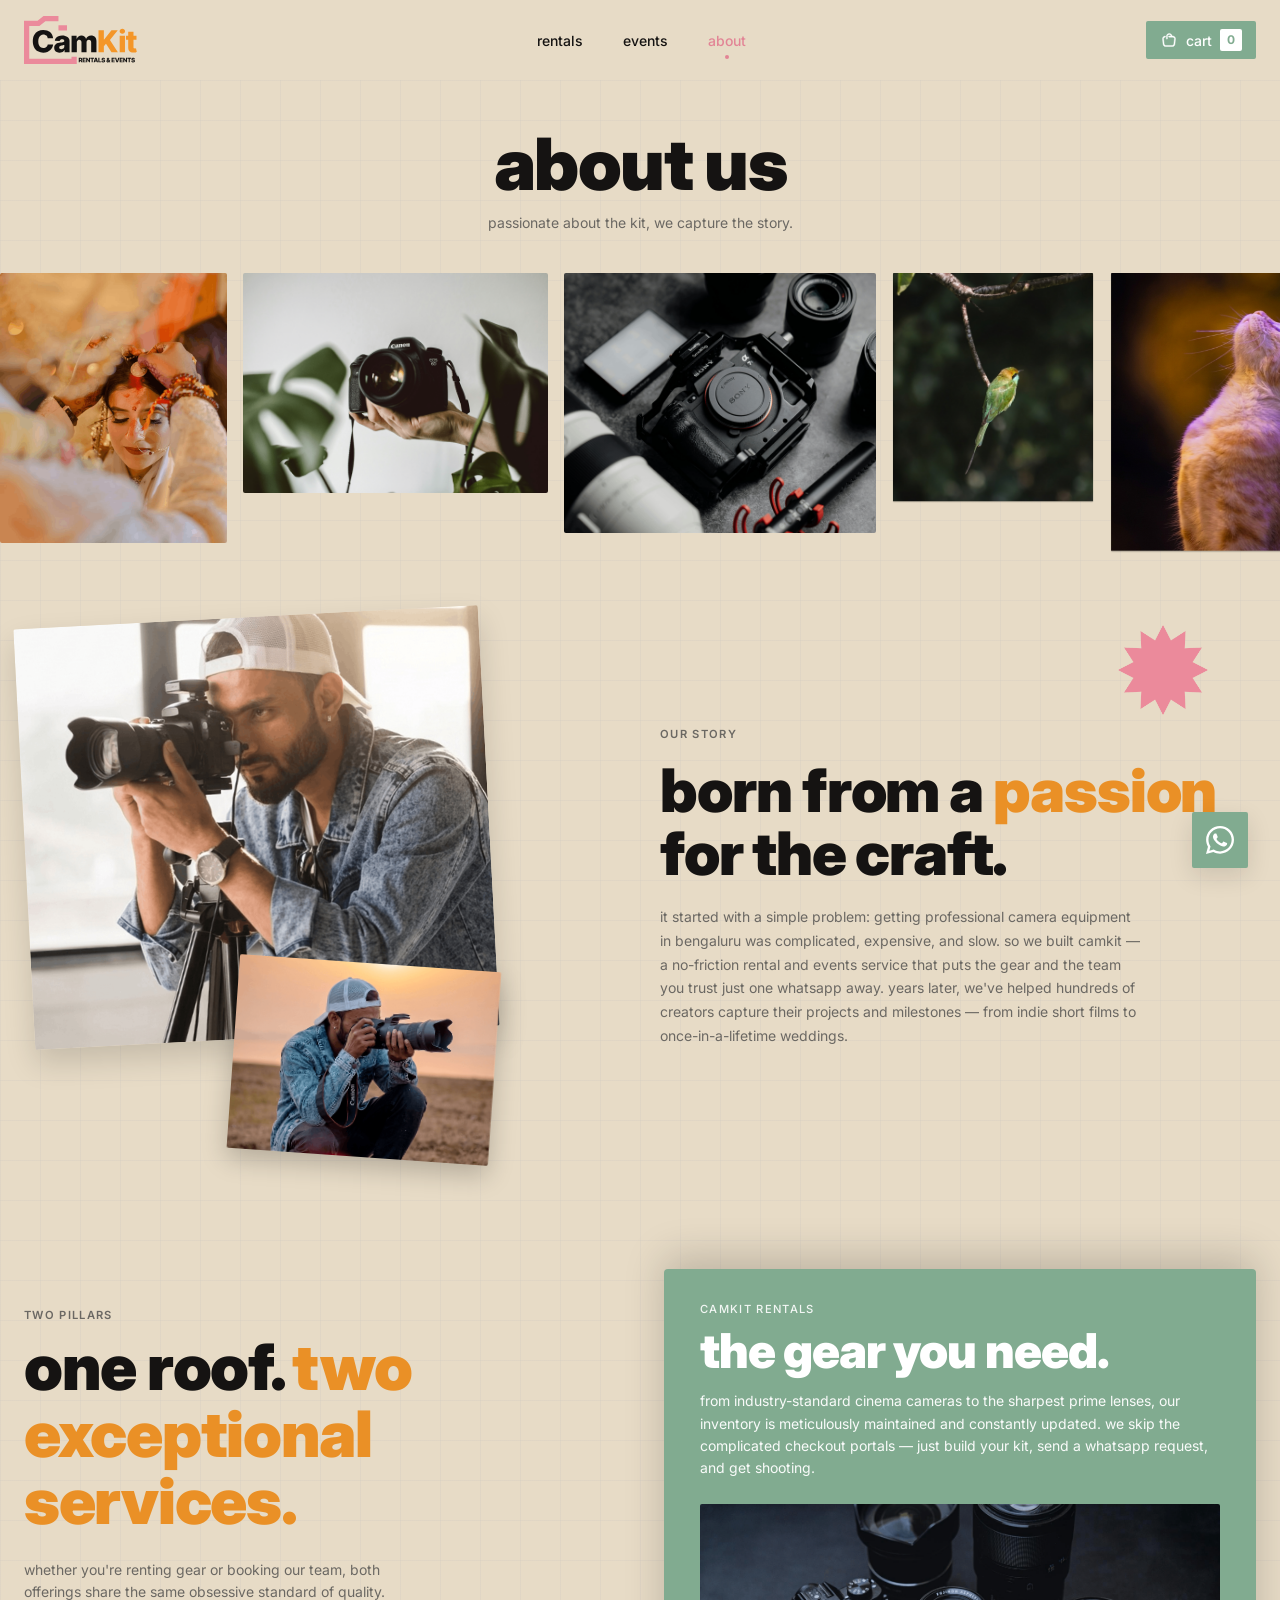
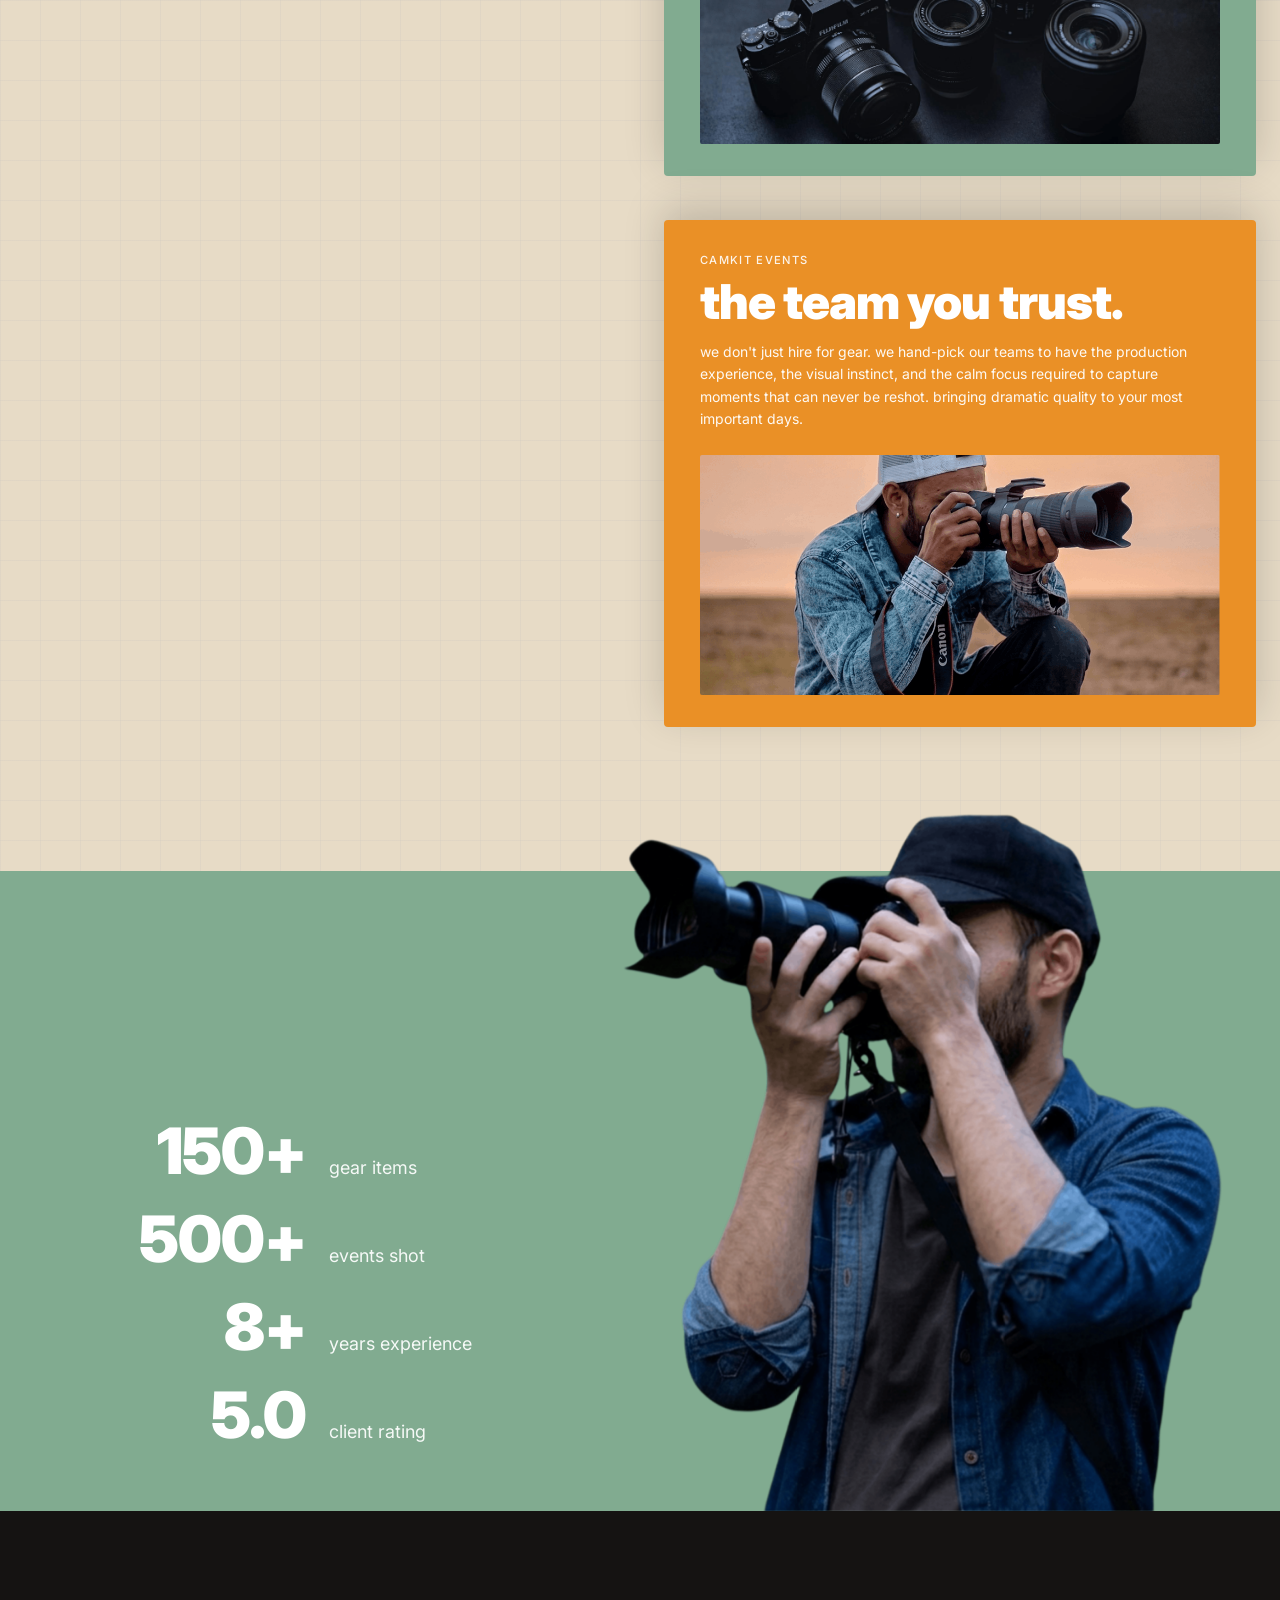
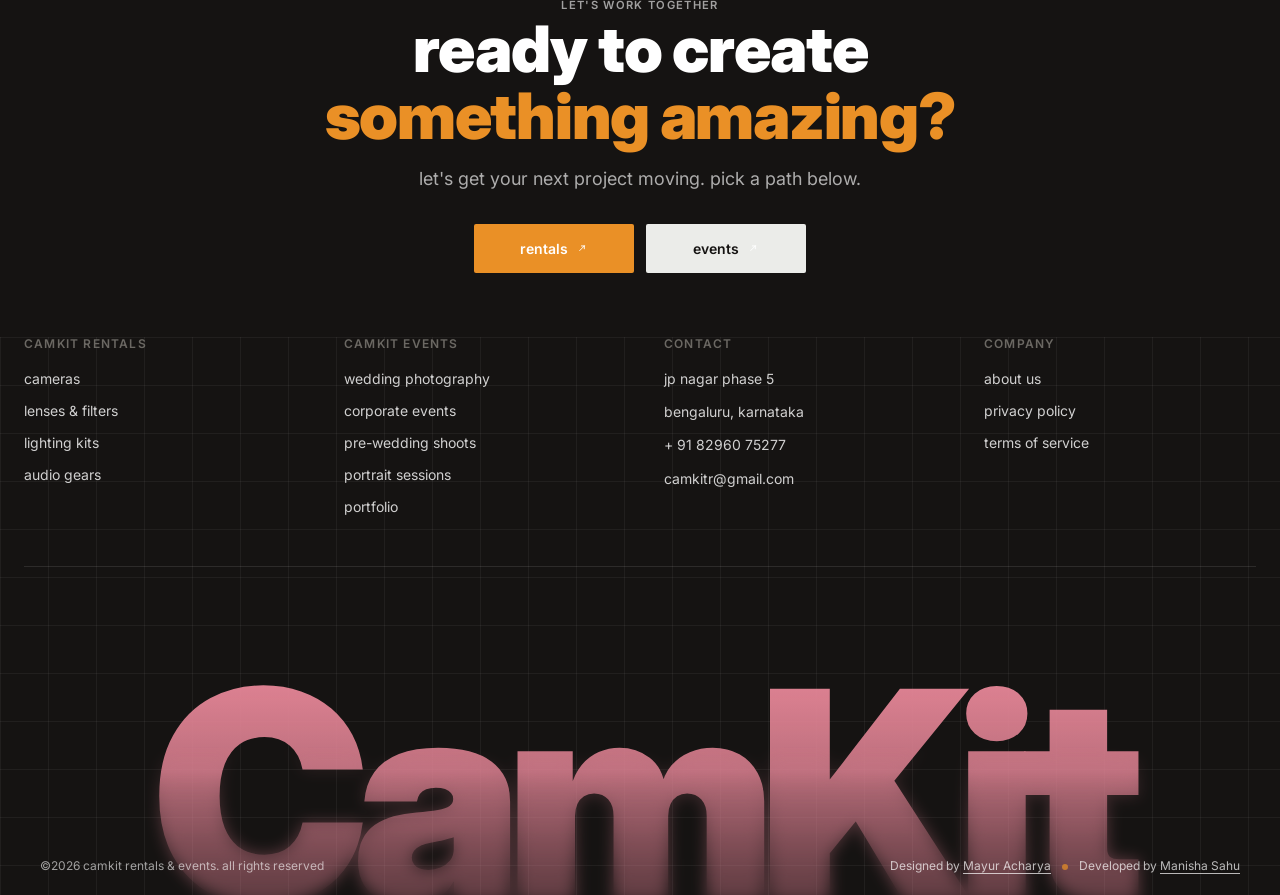
<file: about.html>
<!DOCTYPE html>
<html lang="en">
<head>
  <meta charset="UTF-8">
  <meta name="viewport" content="width=device-width, initial-scale=1.0">
  <meta name="description" content="About CamKit - Professional camera equipment rental and event photography services in Bengaluru.">
  <title>About Us | CamKit Rentals & Events</title>
  <link rel="preconnect" href="https://fonts.googleapis.com">
  <link rel="preconnect" href="https://fonts.gstatic.com" crossorigin>
  <link href="https://fonts.googleapis.com/css2?family=Inter:wght@300;400;500;600;700;800;900&display=swap" rel="stylesheet">
  <link rel="stylesheet" href="css/variables.css">
  <link rel="stylesheet" href="css/base.css">
  <link rel="stylesheet" href="css/styles.css">
  <link rel="stylesheet" href="css/responsive.css">
  <link rel="icon" type="image/svg+xml" href="assets/icons/Logo.svg">
</head>
<body>
  <!-- Header -->
  <header class="header" id="header">
    <div class="container header__inner">
      <a href="index.html" class="logo" aria-label="CamKit home">
        <img src="assets/icons/Logo.svg" alt="CamKit" class="logo__img">
        
      </a>

      <nav class="nav" id="nav">
        <a href="index.html" class="nav__link" data-label="rentals"><span class="nav__link-text">rentals</span></a>
        <a href="index.html#events" class="nav__link" data-label="events"><span class="nav__link-text">events</span></a>
        <a href="about.html" class="nav__link active" data-label="about"><span class="nav__link-text">about</span></a>
      </nav>

      <a href="index.html" class="cart-btn">
        <img src="assets/icons/Cart.svg" alt="">
        <span class="cart-btn__label">cart</span>
        <span class="cart-btn__count" id="cartCount">0</span>
      </a>

      <button class="mobile-menu-btn" id="mobileMenuBtn" aria-label="Toggle menu">
        <span></span>
        <span></span>
        <span></span>
      </button>
    </div>
  </header>

  <!-- About hero -->
  <section class="about-hero">
    <div class="container">
      <h1 class="about-hero__title">about us</h1>
      <p class="about-hero__subtitle">passionate about the kit, we capture the story.</p>
    </div>
  </section>

  <!-- Auto-scrolling Photo Marquee -->
  <section class="about-marquee" aria-label="our work">
    <div class="about-marquee__track">
      <img src="assets/about/Rectangle 56.png" alt="" class="about-marquee__img">
      <img src="assets/about/Rectangle 59.png" alt="" class="about-marquee__img">
      <img src="assets/about/Rectangle 62.png" alt="" class="about-marquee__img">
      <img src="assets\about\1778156362172 1.png" alt="" class="about-marquee__img">
      <img src="assets\about\1778155801792 1.png" alt="" class="about-marquee__img">
      <!-- duplicate set 2 for seamless loop -->
      <img src="assets/about/Rectangle 56.png" alt="" class="about-marquee__img" aria-hidden="true">
      <img src="assets/about/Rectangle 59.png" alt="" class="about-marquee__img" aria-hidden="true">
      <img src="assets/about/Rectangle 62.png" alt="" class="about-marquee__img" aria-hidden="true">
      <img src="assets\about\1778156362172 1.png" alt="" class="about-marquee__img" aria-hidden="true">
      <img src="assets\about\1778155801792 1.png" alt="" class="about-marquee__img" aria-hidden="true">
      <!-- duplicate set 3 for seamless loop on wide screens -->
      <img src="assets/about/Rectangle 56.png" alt="" class="about-marquee__img" aria-hidden="true">
      <img src="assets/about/Rectangle 59.png" alt="" class="about-marquee__img" aria-hidden="true">
      <img src="assets/about/Rectangle 62.png" alt="" class="about-marquee__img" aria-hidden="true">
      <img src="assets\about\1778156362172 1.png" alt="" class="about-marquee__img" aria-hidden="true">
      <img src="assets\about\1778155801792 1.png" alt="" class="about-marquee__img" aria-hidden="true">
    </div>
  </section>

  <!-- Passion Section -->
  <section class="passion-v4">
    <div class="container">
      <div class="passion-v4__grid">
        <div class="passion-v4__photo">
          <img src="assets/about/Rectangle 79.png" alt="CamKit photographer at work" class="passion-v4__photo-main">
          <img src="assets/about/Rectangle 80.png" alt="" class="passion-v4__photo-overlay" aria-hidden="true">
        </div>

        <div class="passion-v4__content">
          <img src="assets/images/star-pink.png" alt="" class="passion-v4__star" aria-hidden="true">

          <span class="step-label">OUR STORY</span>
          <h2 class="passion-v4__title">born from a <span class="text-orange">passion</span><br>for the craft.</h2>
          <p class="passion-v4__desc">it started with a simple problem: getting professional camera equipment in bengaluru was complicated, expensive, and slow. so we built camkit &mdash; a no-friction rental and events service that puts the gear and the team you trust just one whatsapp away. years later, we've helped hundreds of creators capture their projects and milestones &mdash; from indie short films to once-in-a-lifetime weddings.</p>
        </div>
      </div>
    </div>
  </section>

  <!-- Two Pillars -->
  <section class="pillars-v4">
    <div class="container">
      <div class="pillars-v4__grid">
        <div class="pillars-v4__intro">
          <span class="step-label">TWO PILLARS</span>
          <h2 class="pillars-v4__title">one roof. <span class="text-orange">two exceptional services.</span></h2>
          <p class="pillars-v4__text">whether you're renting gear or booking our team, both offerings share the same obsessive standard of quality.</p>
        </div>

        <div class="pillars-v4__cards pillars-v4__cards-stack">
          <article class="pillar-v4 pillar-v4--sage">
            <span class="pillar-v4__label">CAMKIT RENTALS</span>
            <h3 class="pillar-v4__heading">the gear you need.</h3>
            <p class="pillar-v4__desc">from industry-standard cinema cameras to the sharpest prime lenses, our inventory is meticulously maintained and constantly updated. we skip the complicated checkout portals &mdash; just build your kit, send a whatsapp request, and get shooting.</p>
            <img src="assets/about/Rectangle 77-1.png" alt="" class="pillar-v4__img">
          </article>

          <article class="pillar-v4 pillar-v4--orange">
            <span class="pillar-v4__label">CAMKIT EVENTS</span>
            <h3 class="pillar-v4__heading">the team you trust.</h3>
            <p class="pillar-v4__desc">we don't just hire for gear. we hand-pick our teams to have the production experience, the visual instinct, and the calm focus required to capture moments that can never be reshot. bringing dramatic quality to your most important days.</p>
            <img src="assets/about/Rectangle 80.png" alt="" class="pillar-v4__img">
          </article>
        </div>
      </div>
    </div>
  </section>

  <!-- Stats Section -->
  <section class="stats-v4">
    <div class="container stats-v4__container">
      <div class="stats-v4__list">
        <div class="stat-v4">
          <div class="stat-v4__num">150+</div>
          <div class="stat-v4__label">gear items</div>
        </div>
        <div class="stat-v4">
          <div class="stat-v4__num">500+</div>
          <div class="stat-v4__label">events shot</div>
        </div>
        <div class="stat-v4">
          <div class="stat-v4__num">8+</div>
          <div class="stat-v4__label">years experience</div>
        </div>
        <div class="stat-v4">
          <div class="stat-v4__num">5.0</div>
          <div class="stat-v4__label">client rating</div>
        </div>
      </div>
      <img src="assets/about/1777043568627-Photoroom 2.png" alt="" class="stats-v4__photographer" aria-hidden="true">
    </div>
  </section>

  <!-- Dark CTA -->
  <section class="cta-v4">
    <div class="container">
      <span class="step-label cta-v4__label">LET'S WORK TOGETHER</span>
      <h2 class="cta-v4__title">ready to create<br><span class="text-orange">something amazing?</span></h2>
      <p class="cta-v4__text">let's get your next project moving. pick a path below.</p>
      <div class="cta-v4__buttons">
        <a href="index.html" class="cta-v4__btn cta-v4__btn--orange">
          rentals
          <img src="assets/icons/Arrow.svg" alt="">
        </a>
        <a href="index.html#events" class="cta-v4__btn cta-v4__btn--light">
          events
          <img src="assets/icons/Arrow.svg" alt="">
        </a>
      </div>
    </div>
  </section>

  <!-- Footer -->
  <footer class="footer footer--no-padding">
    <div class="container">
      <div class="footer__inner">
        <div class="footer__column">
          <h3 class="footer__column-title">CAMKIT RENTALS</h3>
          <ul class="footer__list">
            <li><a href="index.html">cameras</a></li>
            <li><a href="index.html">lenses & filters</a></li>
            <li><a href="index.html">lighting kits</a></li>
            <li><a href="index.html">audio gears</a></li>
          </ul>
        </div>
        <div class="footer__column">
          <h3 class="footer__column-title">CAMKIT EVENTS</h3>
          <ul class="footer__list">
            <li><a href="index.html#events">wedding photography</a></li>
            <li><a href="index.html#events">corporate events</a></li>
            <li><a href="index.html#events">pre-wedding shoots</a></li>
            <li><a href="index.html#events">portrait sessions</a></li>
            <li><a href="index.html#events">portfolio</a></li>
          </ul>
        </div>
        <div class="footer__column contact-col">
          <h3 class="footer__column-title">CONTACT</h3>
          <div class="footer__contact">
            <div class="footer__contact-row"><span>jp nagar phase 5</span></div>
            <div class="footer__contact-row"><span>bengaluru, karnataka</span></div>
            <div class="footer__contact-row"><span>+ 91 82960 75277</span></div>
            <div class="footer__contact-row"><span>camkitr@gmail.com</span></div>
          </div>
        </div>
        <div class="footer__column company-col">
          <h3 class="footer__column-title">COMPANY</h3>
          <ul class="footer__list">
            <li><a href="about.html">about us</a></li>
            <li><a href="privacy.html">privacy policy</a></li>
            <li><a href="terms.html">terms of service</a></li>
          </ul>
        </div>
      </div>
      <div class="footer__brand">
        <div class="footer__logo">CamKit</div>
        <div class="footer__bottom-row">
          <p class="footer__copyright">©2026 camkit rentals &amp; events. all rights reserved</p>
          <p class="footer__credits">Designed by <a href="https://www.linkedin.com/in/mayur-acharya" class="footer__credit-link" target="_blank" rel="noopener">Mayur Acharya</a> <span class="footer__credit-dot">•</span> Developed by <a href="https://www.linkedin.com/in/manisha-sahu-41500a232/" class="footer__credit-link" target="_blank" rel="noopener">Manisha Sahu</a></p>
        </div>
      </div>
    </div>
  </footer>

  <a href="https://wa.me/918296075277" class="whatsapp-btn" target="_blank" rel="noopener">
    <img src="assets/icons/WhatsApp.svg" alt="">
  </a>

  <script>
    document.getElementById('mobileMenuBtn').addEventListener('click', function() {
      const nav = document.getElementById('nav');
      const isOpen = nav.classList.toggle('open');
      this.classList.toggle('active');
      document.body.style.overflow = isOpen ? 'hidden' : '';
    });
    window.addEventListener('scroll', () => {
      const h = document.getElementById('header');
      if (window.scrollY > 20) h.classList.add('scrolled');
      else h.classList.remove('scrolled');
    }, { passive: true });
    try {
      const cart = JSON.parse(localStorage.getItem('camkit_cart') || '[]');
      document.getElementById('cartCount').textContent = cart.length;
    } catch(e) {}
  </script>
  <script src="js/btn-slide.js"></script>
</body>
</html>
</file>
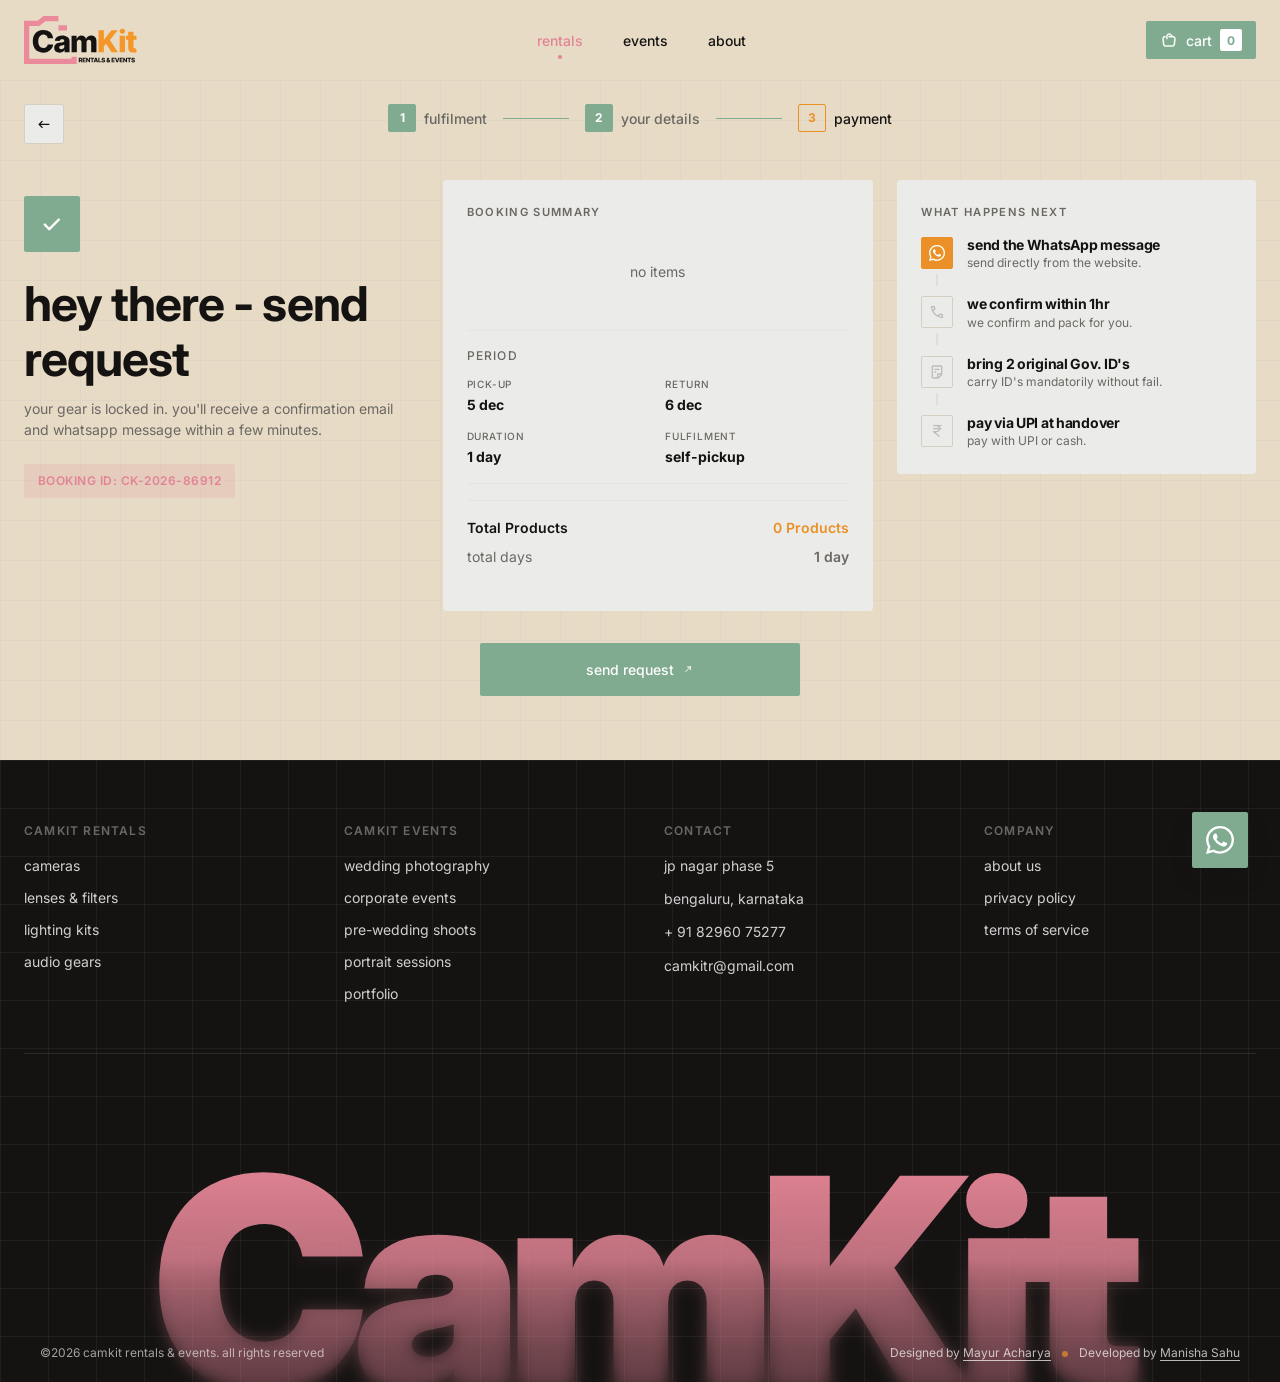
<file: confirmation.html>
<!DOCTYPE html>
<html lang="en">
<head>
  <meta charset="UTF-8">
  <meta name="viewport" content="width=device-width, initial-scale=1.0">
  <title>Request Sent | CamKit Rentals</title>
  <link rel="preconnect" href="https://fonts.googleapis.com">
  <link rel="preconnect" href="https://fonts.gstatic.com" crossorigin>
  <link href="https://fonts.googleapis.com/css2?family=Inter:wght@300;400;500;600;700;800;900&display=swap" rel="stylesheet">
  <link rel="stylesheet" href="css/variables.css">
  <link rel="stylesheet" href="css/base.css">
  <link rel="stylesheet" href="css/styles.css">
  <link rel="stylesheet" href="css/responsive.css">
  <link rel="icon" type="image/svg+xml" href="assets/icons/Logo.svg">
</head>
<body>
  <!-- Header -->
  <header class="header" id="header">
    <div class="container header__inner">
      <a href="index.html" class="logo" aria-label="CamKit home">
        <img src="assets/icons/Logo.svg" alt="CamKit" class="logo__img">
        
      </a>

      <nav class="nav" id="nav">
        <a href="index.html" class="nav__link active" data-label="rentals"><span class="nav__link-text">rentals</span></a>
        <a href="index.html#events" class="nav__link" data-label="events"><span class="nav__link-text">events</span></a>
        <a href="about.html" class="nav__link" data-label="about"><span class="nav__link-text">about</span></a>
      </nav>

      <button class="cart-btn" aria-label="View cart">
        <img src="assets/icons/Cart.svg" alt="">
        <span class="cart-btn__label">cart</span>
        <span class="cart-btn__count" id="cartCount">0</span>
      </button>

      <button class="mobile-menu-btn" id="mobileMenuBtn" aria-label="Toggle menu">
        <span></span>
        <span></span>
        <span></span>
      </button>
    </div>
  </header>

  <section class="confirmation-v2">
    <div class="container">
      <a href="index.html" class="booking-back-btn" aria-label="Back" onclick="if(history.length>1){history.back();return false;}">
        <img src="assets/icons/Back.svg" alt="">
      </a>

      <!-- 3-step Stepper (all done state) -->
      <div class="stepper-v2">
        <div class="stepper-v2__step stepper-v2__step--done">
          <div class="stepper-v2__num">1</div>
          <span class="stepper-v2__label">fulfilment</span>
        </div>
        <div class="stepper-v2__line stepper-v2__line--done"></div>
        <div class="stepper-v2__step stepper-v2__step--done">
          <div class="stepper-v2__num">2</div>
          <span class="stepper-v2__label">your details</span>
        </div>
        <div class="stepper-v2__line stepper-v2__line--done"></div>
        <div class="stepper-v2__step stepper-v2__step--active-orange">
          <div class="stepper-v2__num">3</div>
          <span class="stepper-v2__label">payment</span>
        </div>
      </div>

      <div class="confirmation-v2__layout">
        <!-- Success column -->
        <div class="confirmation-v2__success">
          <div class="success-box">
            <img src="assets/icons/Check mark.svg" alt="">
          </div>
          <h1 class="confirmation-v2__title">hey <span id="customerName">there</span> - send request</h1>
          <p class="confirmation-v2__text">your gear is locked in. you'll receive a confirmation email and whatsapp message within a few minutes.</p>
          <div class="booking-id-pill">BOOKING ID: <span id="bookingId">CK-2025-04182</span></div>
        </div>

        <!-- Booking summary -->
        <aside class="confirmation-v2__summary">
          <div class="summary-card">
            <div class="cart-sidebar__title">BOOKING SUMMARY</div>
            <div class="cart-items" id="bookingCartItems"></div>

            <div class="period-block">
              <div class="period-block__label">PERIOD</div>
              <div class="period-grid">
                <div class="period-grid__item">
                  <span class="period-grid__name">PICK-UP</span>
                  <span class="period-grid__value" id="summaryPickup">21 apr</span>
                </div>
                <div class="period-grid__item">
                  <span class="period-grid__name">RETURN</span>
                  <span class="period-grid__value" id="summaryDropoff">22 apr</span>
                </div>
                <div class="period-grid__item">
                  <span class="period-grid__name">DURATION</span>
                  <span class="period-grid__value"><span id="summaryDays">1</span> day</span>
                </div>
                <div class="period-grid__item">
                  <span class="period-grid__name">FULFILMENT</span>
                  <span class="period-grid__value" id="summaryDelivery">self-pickup</span>
                </div>
              </div>
            </div>

            <div class="cart-totals">
              <div class="cart-total-row">
                <span class="cart-total-row__label">Total Products</span>
                <span class="cart-total-row__value cart-total-row__value--orange">
                  <span id="totalProducts">0</span> Products
                </span>
              </div>
              <div class="cart-total-row">
                <span class="cart-total-row__label cart-total-row__label--muted">total days</span>
                <span class="cart-total-row__value"><span id="totalDays">1</span> day</span>
              </div>
            </div>
          </div>
        </aside>

        <!-- What happens next -->
        <aside class="confirmation-v2__next">
          <div class="next-card">
            <div class="cart-sidebar__title">WHAT HAPPENS NEXT</div>

            <ol class="next-list">
              <li class="next-list__item">
                <span class="next-list__icon next-list__icon--sage">
                  <img src="assets/icons/WhatsApp.svg" alt="">
                </span>
                <div>
                  <h4>send the WhatsApp message</h4>
                  <p>send directly from the website.</p>
                </div>
              </li>
              <li class="next-list__item">
                <span class="next-list__icon">
                  <img src="assets/icons/Call.svg" alt="">
                </span>
                <div>
                  <h4>we confirm within 1hr</h4>
                  <p>we confirm and pack for you.</p>
                </div>
              </li>
              <li class="next-list__item">
                <span class="next-list__icon">
                  <img src="assets/icons/Doc.svg" alt="">
                </span>
                <div>
                  <h4>bring 2 original Gov. ID's</h4>
                  <p>carry ID's mandatorily without fail.</p>
                </div>
              </li>
              <li class="next-list__item">
                <span class="next-list__icon">
                  <img src="assets/icons/Rupee.svg" alt="">
                </span>
                <div>
                  <h4>pay via UPI at handover</h4>
                  <p>pay with UPI or cash.</p>
                </div>
              </li>
            </ol>
          </div>
        </aside>
      </div>

      <a href="#" id="sendWhatsappBtn" class="confirm-booking-btn confirmation-v2__home">
        send request
        <img src="assets/icons/Arrow.svg" alt="">
      </a>
    </div>
  </section>

  <!-- Footer -->
  <footer class="footer">
    <div class="container">
      <div class="footer__inner">
        <div class="footer__column">
          <h3 class="footer__column-title">CAMKIT RENTALS</h3>
          <ul class="footer__list">
            <li><a href="index.html">cameras</a></li>
            <li><a href="index.html">lenses & filters</a></li>
            <li><a href="index.html">lighting kits</a></li>
            <li><a href="index.html">audio gears</a></li>
          </ul>
        </div>
        <div class="footer__column">
          <h3 class="footer__column-title">CAMKIT EVENTS</h3>
          <ul class="footer__list">
            <li><a href="index.html#events">wedding photography</a></li>
            <li><a href="index.html#events">corporate events</a></li>
            <li><a href="index.html#events">pre-wedding shoots</a></li>
            <li><a href="index.html#events">portrait sessions</a></li>
            <li><a href="index.html#events">portfolio</a></li>
          </ul>
        </div>
        <div class="footer__column contact-col">
          <h3 class="footer__column-title">CONTACT</h3>
          <div class="footer__contact">
            <div class="footer__contact-row"><span>jp nagar phase 5</span></div>
            <div class="footer__contact-row"><span>bengaluru, karnataka</span></div>
            <div class="footer__contact-row"><span>+ 91 82960 75277</span></div>
            <div class="footer__contact-row"><span>camkitr@gmail.com</span></div>
          </div>
        </div>
        <div class="footer__column company-col">
          <h3 class="footer__column-title">COMPANY</h3>
          <ul class="footer__list">
            <li><a href="about.html">about us</a></li>
            <li><a href="privacy.html">privacy policy</a></li>
            <li><a href="terms.html">terms of service</a></li>
          </ul>
        </div>
      </div>
      <div class="footer__brand">
        <div class="footer__logo">CamKit</div>
        <div class="footer__bottom-row">
          <p class="footer__copyright">©2026 camkit rentals &amp; events. all rights reserved</p>
          <p class="footer__credits">Designed by <a href="https://www.linkedin.com/in/mayur-acharya" class="footer__credit-link" target="_blank" rel="noopener">Mayur Acharya</a> <span class="footer__credit-dot">•</span> Developed by <a href="https://www.linkedin.com/in/manisha-sahu-41500a232/" class="footer__credit-link" target="_blank" rel="noopener">Manisha Sahu</a></p>
        </div>
      </div>
    </div>
  </footer>

  <a href="https://wa.me/918296075277" class="whatsapp-btn" target="_blank" rel="noopener">
    <img src="assets/icons/WhatsApp.svg" alt="">
  </a>

  <script src="js/confirmation.js"></script>
  <script src="js/btn-slide.js"></script>
</body>
</html>
</file>
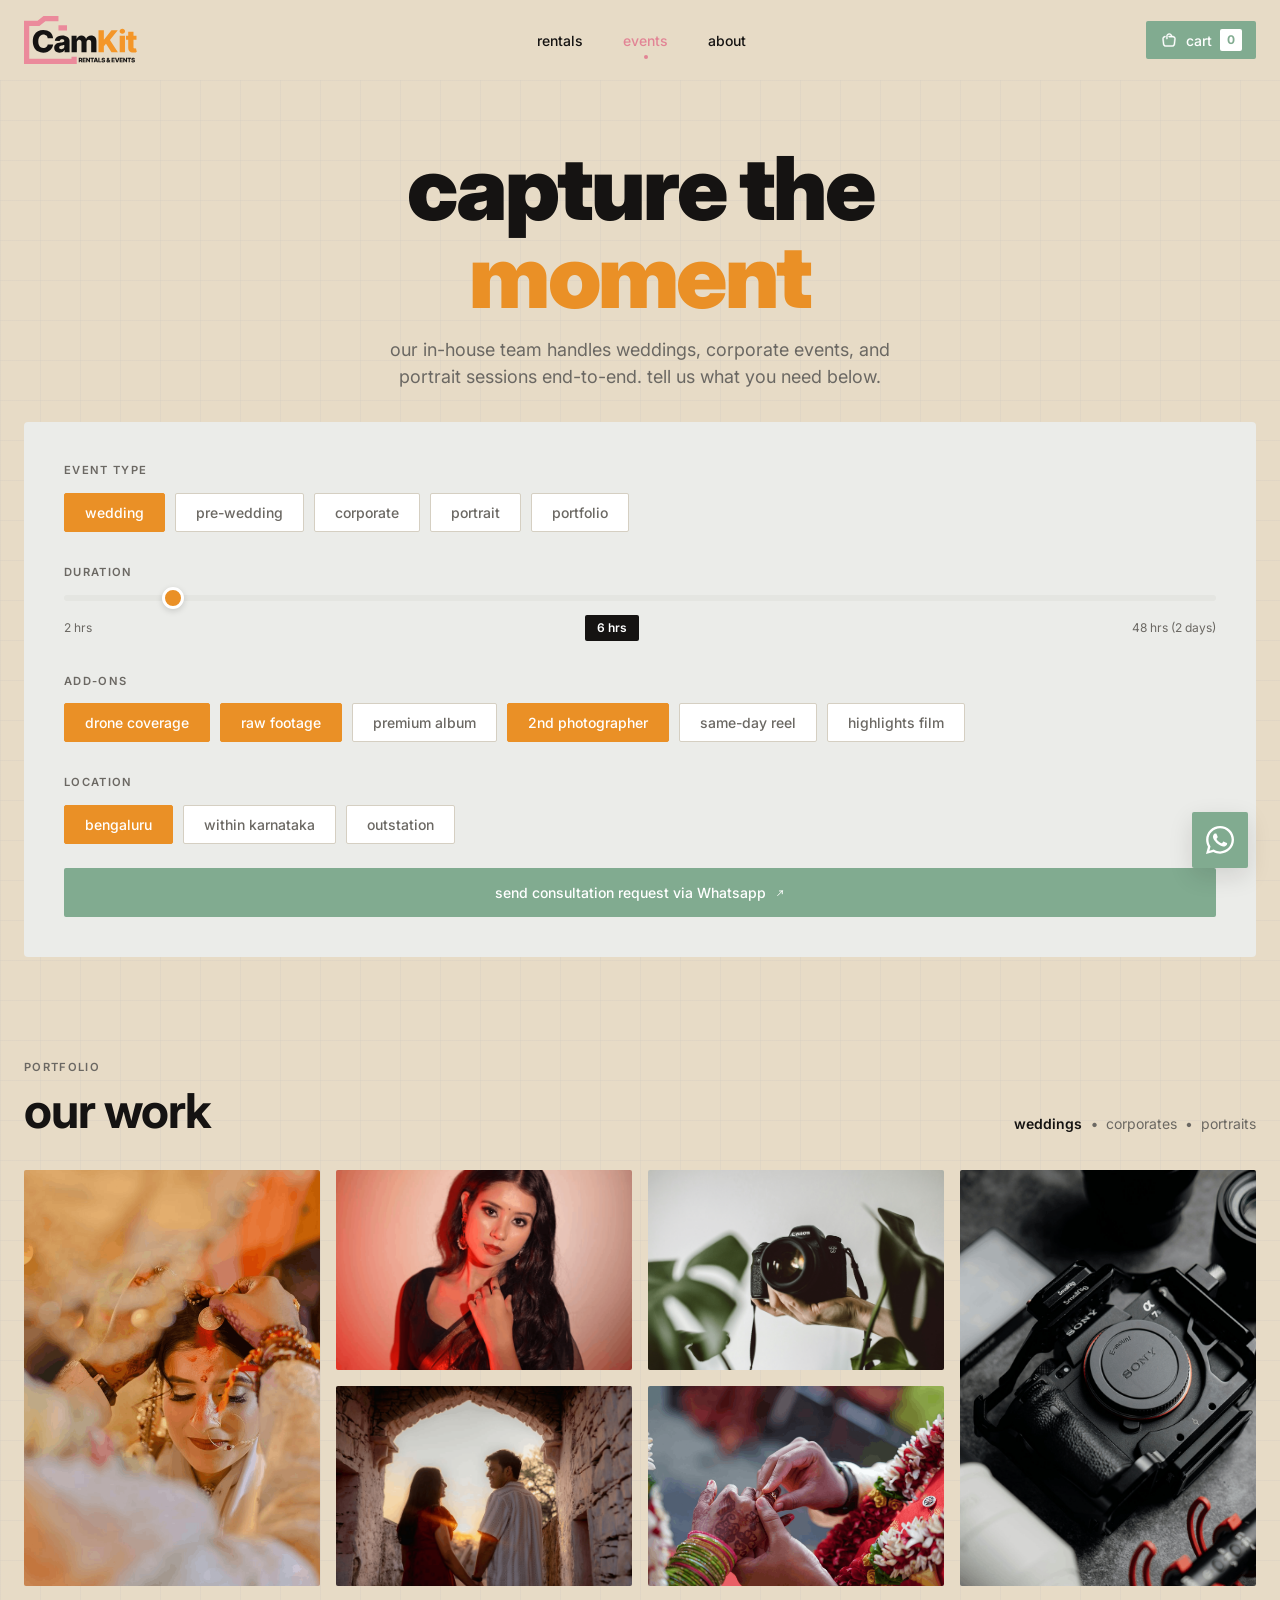
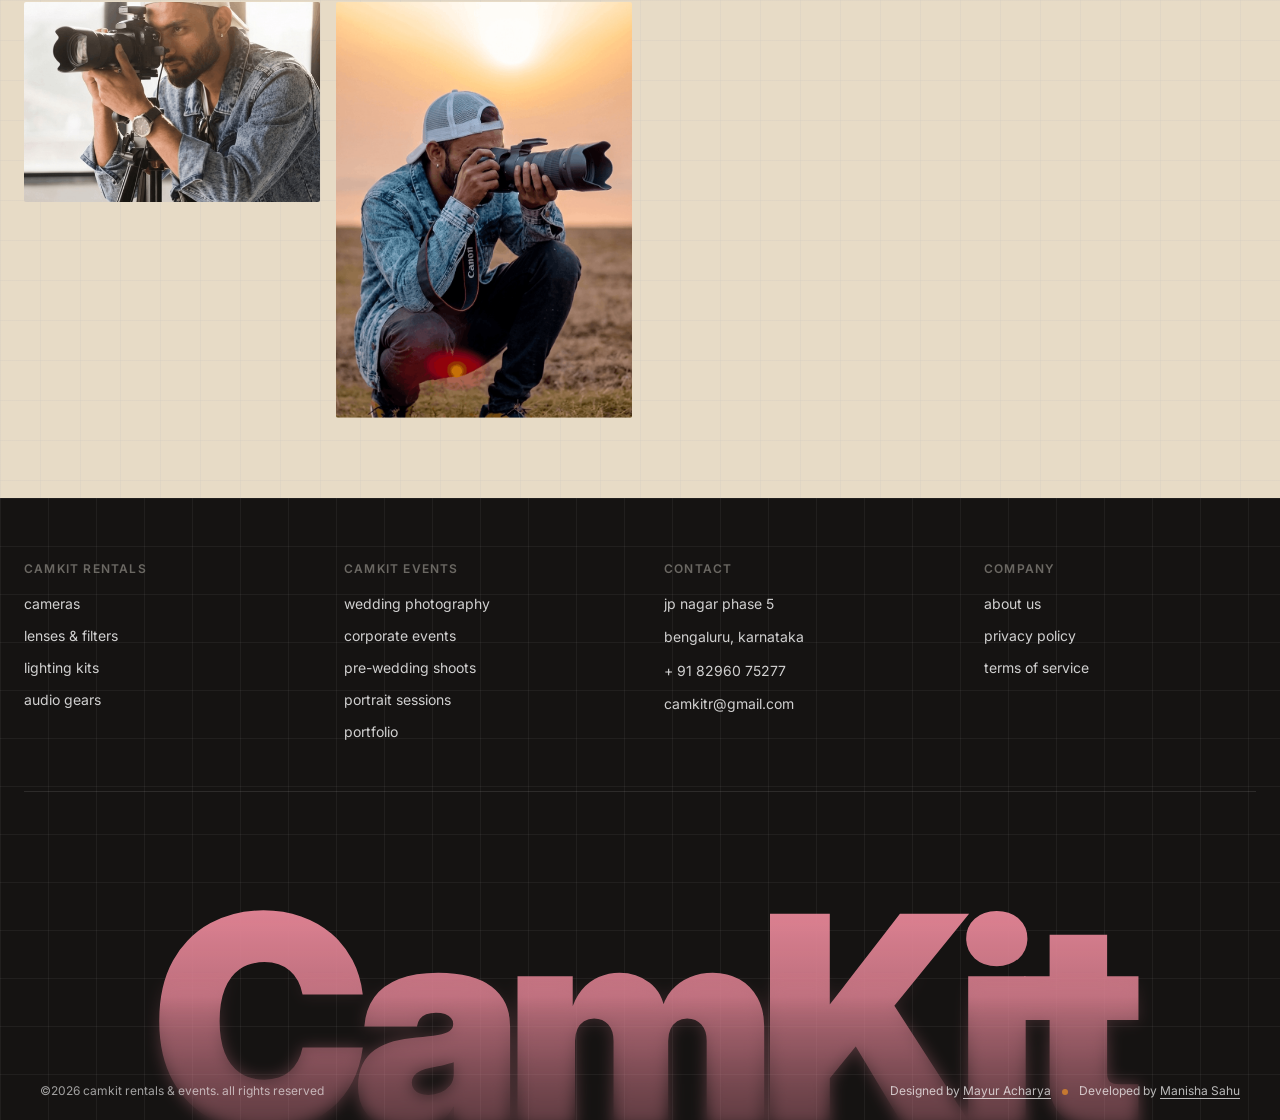
<file: events.html>
<!DOCTYPE html>
<html lang="en">
<head>
  <meta charset="UTF-8">
  <meta name="viewport" content="width=device-width, initial-scale=1.0">
  <meta name="description" content="CamKit Events - Professional wedding, corporate, and portrait photography services in Bengaluru.">
  <title>Events | CamKit Photography Services</title>
  <link rel="preconnect" href="https://fonts.googleapis.com">
  <link rel="preconnect" href="https://fonts.gstatic.com" crossorigin>
  <link href="https://fonts.googleapis.com/css2?family=Inter:wght@300;400;500;600;700;800;900&display=swap" rel="stylesheet">
  <link rel="stylesheet" href="css/variables.css">
  <link rel="stylesheet" href="css/base.css">
  <link rel="stylesheet" href="css/styles.css">
  <link rel="stylesheet" href="css/responsive.css">
  <link rel="icon" type="image/svg+xml" href="assets/icons/Logo.svg">
</head>
<body>
  <!-- Header -->
  <header class="header" id="header">
    <div class="container header__inner">
      <a href="index.html" class="logo" aria-label="CamKit home">
        <img src="assets/icons/Logo.svg" alt="CamKit" class="logo__img">
        
      </a>

      <nav class="nav" id="nav">
        <a href="index.html" class="nav__link" data-label="rentals"><span class="nav__link-text">rentals</span></a>
        <a href="events.html" class="nav__link active" data-label="events"><span class="nav__link-text">events</span></a>
        <a href="about.html" class="nav__link" data-label="about"><span class="nav__link-text">about</span></a>
      </nav>

      <a href="index.html#cart" class="cart-btn">
        <img src="assets/icons/Cart.svg" alt="">
        <span class="cart-btn__label">cart</span>
        <span class="cart-btn__count" id="cartCount">0</span>
      </a>

      <button class="mobile-menu-btn" id="mobileMenuBtn" aria-label="Toggle menu">
        <span></span>
        <span></span>
        <span></span>
      </button>
    </div>
  </header>

  <!-- Events Hero -->
  <section class="events-hero-v2">
    <div class="container">
      <h1 class="events-hero-v2__title">capture the<br><span class="text-orange">moment</span></h1>
      <p class="events-hero-v2__subtitle">our in-house team handles weddings, corporate events, and portrait sessions end-to-end. tell us what you need below.</p>
    </div>
  </section>

  <!-- Event Type Selector -->
  <section class="container">
    <div class="event-config">
      <div class="event-config__section">
        <span class="step-label">EVENT TYPE</span>
        <div class="chip-group" data-group="event-type">
          <button class="chip chip--active" data-value="wedding">wedding</button>
          <button class="chip" data-value="prewedding">pre-wedding</button>
          <button class="chip" data-value="corporate">corporate</button>
          <button class="chip" data-value="portrait">portrait</button>
          <button class="chip" data-value="portfolio">portfolio</button>
        </div>
      </div>

      <div class="event-config__section">
        <span class="step-label">DURATION</span>
        <div class="duration-slider">
          <input type="range" min="2" max="48" value="6" step="1" id="durationSlider" class="duration-slider__input">
          <div class="duration-slider__labels">
            <span>2 hrs</span>
            <span class="duration-slider__current" id="durationDisplay">6 hrs</span>
            <span>48 hrs (2 days)</span>
          </div>
        </div>
      </div>

      <div class="event-config__section">
        <span class="step-label">ADD-ONS</span>
        <div class="chip-group" data-group="addons" data-multi="true">
          <button class="chip chip--active" data-value="drone">drone coverage</button>
          <button class="chip chip--active" data-value="raw">raw footage</button>
          <button class="chip" data-value="album">premium album</button>
          <button class="chip chip--active" data-value="2nd">2nd photographer</button>
          <button class="chip" data-value="reel">same-day reel</button>
          <button class="chip" data-value="highlights">highlights film</button>
        </div>
      </div>

      <div class="event-config__section">
        <span class="step-label">LOCATION</span>
        <div class="chip-group" data-group="location">
          <button class="chip chip--active" data-value="bengaluru">bengaluru</button>
          <button class="chip" data-value="karnataka">within karnataka</button>
          <button class="chip" data-value="outstation">outstation</button>
        </div>
      </div>

      <button class="confirm-booking-btn event-config__cta" id="eventConsultBtn">
        send consultation request via Whatsapp
        <img src="assets/icons/Arrow.svg" alt="">
      </button>
    </div>
  </section>

  <!-- Portfolio -->
  <section class="portfolio">
    <div class="container">
      <div class="portfolio__header">
        <div>
          <span class="step-label">PORTFOLIO</span>
          <h2 class="portfolio__title">our work</h2>
        </div>
        <div class="portfolio__filters">
          <span class="portfolio__filter portfolio__filter--active">weddings</span>
          <span class="portfolio__filter">corporates</span>
          <span class="portfolio__filter">portraits</span>
        </div>
      </div>

      <div class="portfolio__grid">
        <img src="assets/about/Rectangle 56.png" alt="Wedding photo" class="portfolio__item portfolio__item--tall">
        <img src="assets/about/Rectangle 57.png" alt="Wedding moment" class="portfolio__item">
        <img src="assets/about/Rectangle 59.png" alt="Couple shoot" class="portfolio__item">
        <img src="assets/about/Rectangle 62.png" alt="Studio portrait" class="portfolio__item portfolio__item--tall">
        <img src="assets/about/Rectangle 64.png" alt="Event coverage" class="portfolio__item">
        <img src="assets/about/Rectangle 77.png" alt="Wedding ritual" class="portfolio__item">
        <img src="assets/about/Rectangle 79.png" alt="Corporate event" class="portfolio__item">
        <img src="assets/about/Rectangle 80.png" alt="Portrait session" class="portfolio__item portfolio__item--tall">
      </div>
    </div>
  </section>

  <!-- Footer -->
  <footer class="footer">
    <div class="container">
      <div class="footer__inner">
        <div class="footer__column">
          <h3 class="footer__column-title">CAMKIT RENTALS</h3>
          <ul class="footer__list">
            <li><a href="index.html">cameras</a></li>
            <li><a href="index.html">lenses & filters</a></li>
            <li><a href="index.html">lighting kits</a></li>
            <li><a href="index.html">audio gears</a></li>
          </ul>
        </div>

        <div class="footer__column">
          <h3 class="footer__column-title">CAMKIT EVENTS</h3>
          <ul class="footer__list">
            <li><a href="events.html">wedding photography</a></li>
            <li><a href="events.html">corporate events</a></li>
            <li><a href="events.html">pre-wedding shoots</a></li>
            <li><a href="events.html">portrait sessions</a></li>
            <li><a href="events.html">portfolio</a></li>
          </ul>
        </div>

        <div class="footer__column contact-col">
          <h3 class="footer__column-title">CONTACT</h3>
          <div class="footer__contact">
            <div class="footer__contact-row"><span>jp nagar phase 5</span></div>
            <div class="footer__contact-row"><span>bengaluru, karnataka</span></div>
            <div class="footer__contact-row"><span>+ 91 82960 75277</span></div>
            <div class="footer__contact-row"><span>camkitr@gmail.com</span></div>
          </div>
        </div>

        <div class="footer__column company-col">
          <h3 class="footer__column-title">COMPANY</h3>
          <ul class="footer__list">
            <li><a href="about.html">about us</a></li>
            <li><a href="#">privacy policy</a></li>
            <li><a href="#">terms of service</a></li>
          </ul>
        </div>
      </div>

      <div class="footer__brand">
        <div class="footer__logo">CamKit</div>
        <div class="footer__bottom-row">
          <p class="footer__copyright">©2026 camkit rentals &amp; events. all rights reserved</p>
          <p class="footer__credits">Designed by <a href="https://www.linkedin.com/in/mayur-acharya" class="footer__credit-link" target="_blank" rel="noopener">Mayur Acharya</a> <span class="footer__credit-dot">•</span> Developed by <a href="https://www.linkedin.com/in/manisha-sahu-41500a232/" class="footer__credit-link" target="_blank" rel="noopener">Manisha Sahu</a></p>
        </div>
      </div>
    </div>
  </footer>

  <a href="https://wa.me/918296075277" class="whatsapp-btn" target="_blank" rel="noopener">
    <img src="assets/icons/WhatsApp.svg" alt="">
  </a>

  <script>
    document.getElementById('mobileMenuBtn').addEventListener('click', function() {
      const nav = document.getElementById('nav');
      const isOpen = nav.classList.toggle('open');
      this.classList.toggle('active');
      document.body.style.overflow = isOpen ? 'hidden' : '';
    });
    window.addEventListener('scroll', () => {
      const h = document.getElementById('header');
      if (window.scrollY > 20) h.classList.add('scrolled');
      else h.classList.remove('scrolled');
    }, { passive: true });

    try {
      const cart = JSON.parse(localStorage.getItem('camkit_cart') || '[]');
      document.getElementById('cartCount').textContent = cart.length;
    } catch(e) {}

    // Chip groups
    document.querySelectorAll('.chip-group').forEach(group => {
      const isMulti = group.dataset.multi === 'true';
      group.querySelectorAll('.chip').forEach(chip => {
        chip.addEventListener('click', () => {
          if (isMulti) {
            chip.classList.toggle('chip--active');
          } else {
            group.querySelectorAll('.chip').forEach(c => c.classList.remove('chip--active'));
            chip.classList.add('chip--active');
          }
        });
      });
    });

    // Duration slider
    const slider = document.getElementById('durationSlider');
    const display = document.getElementById('durationDisplay');
    function fmtDur(v) {
      v = parseInt(v);
      if (v < 24) return `${v} hrs`;
      const d = Math.floor(v / 24);
      const h = v % 24;
      return h ? `${d} day${d>1?'s':''} ${h} hrs` : `${d} day${d>1?'s':''}`;
    }
    if (slider && display) {
      slider.addEventListener('input', () => display.textContent = fmtDur(slider.value));
    }

    // Consultation button
    document.getElementById('eventConsultBtn').addEventListener('click', (e) => {
      e.preventDefault();
      const eventType = document.querySelector('[data-group="event-type"] .chip--active')?.dataset.value || '';
      const duration = slider.value;
      const addons = Array.from(document.querySelectorAll('[data-group="addons"] .chip--active')).map(c => c.textContent.trim()).join(', ');
      const location = document.querySelector('[data-group="location"] .chip--active')?.textContent.trim() || '';

      const msg = `Hi CamKit! I'd like a consultation for an event:%0A%0A*Type:* ${eventType}%0A*Duration:* ${fmtDur(duration)}%0A*Add-ons:* ${addons || 'none'}%0A*Location:* ${location}%0A%0Aplease share availability and pricing.`;
      window.open(`https://wa.me/918296075277?text=${msg}`, '_blank');
    });
  </script>
  <script src="js/btn-slide.js"></script>
</body>
</html>
</file>
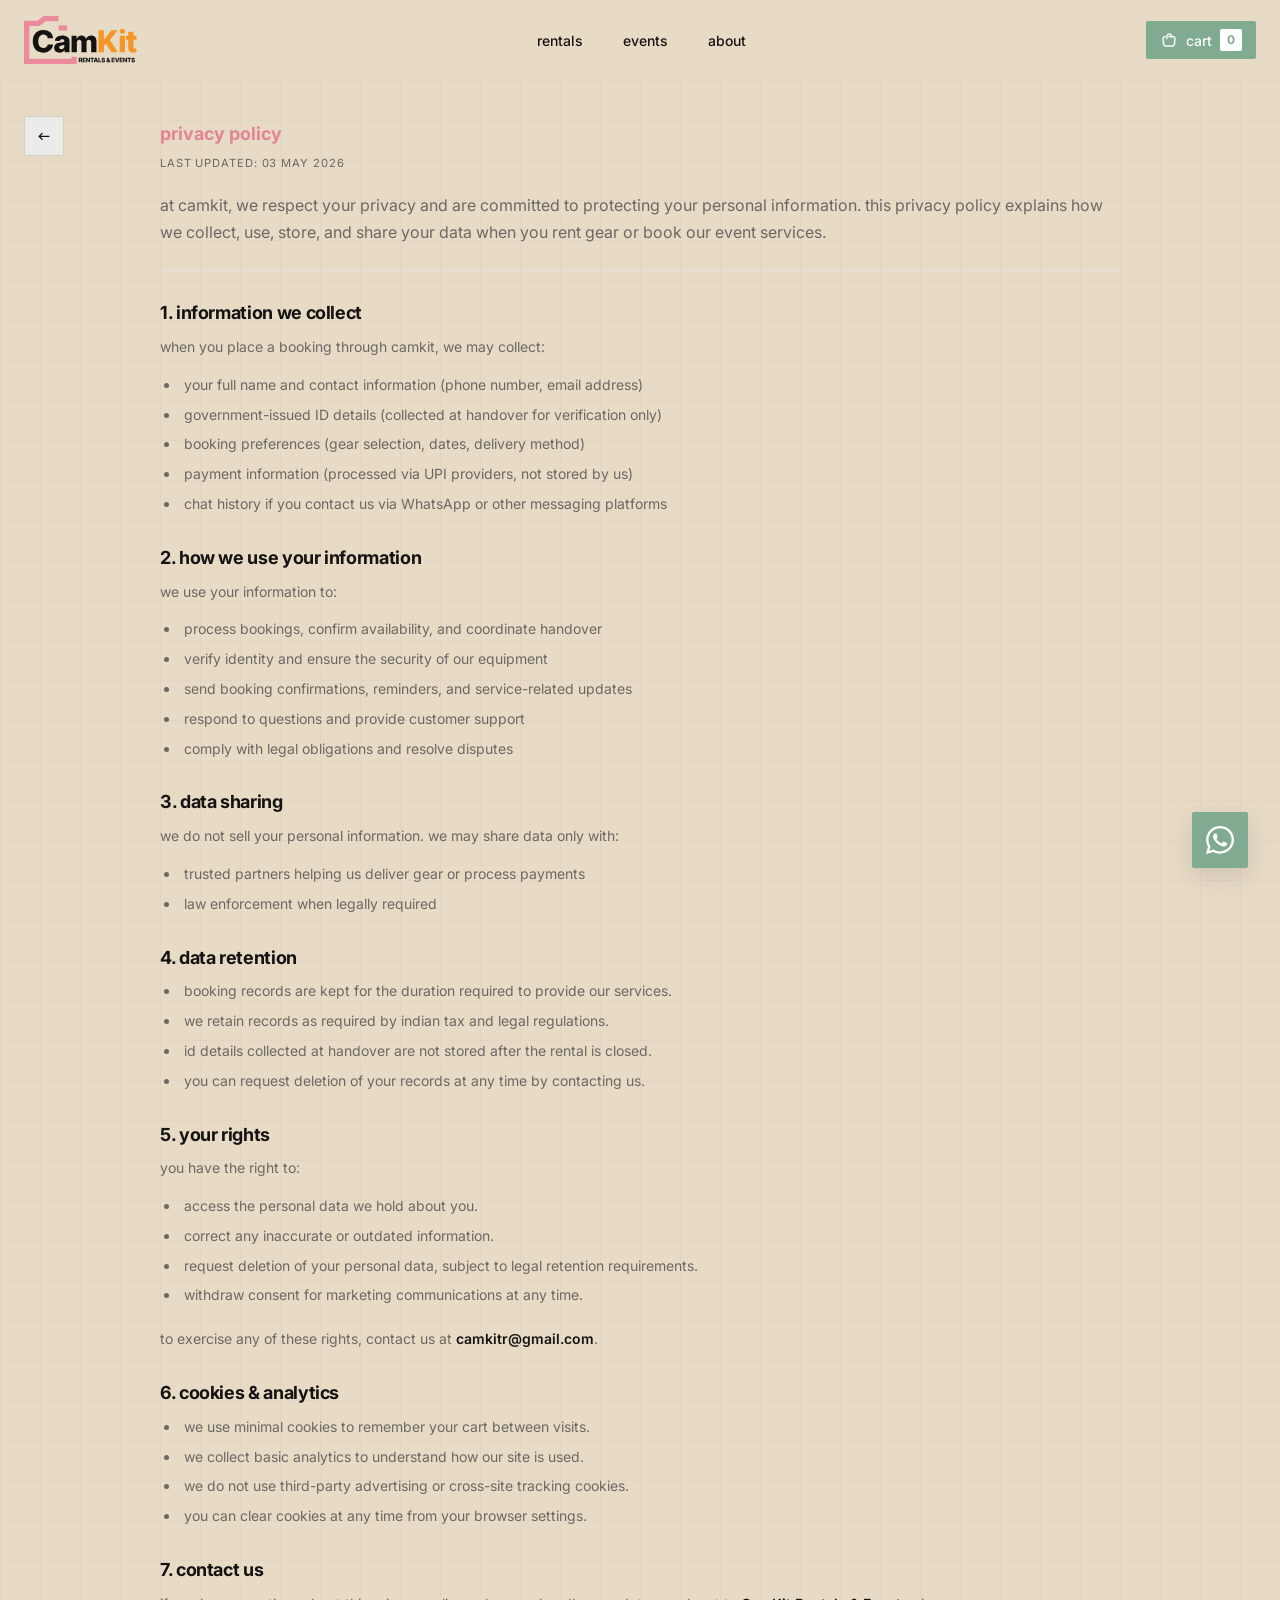
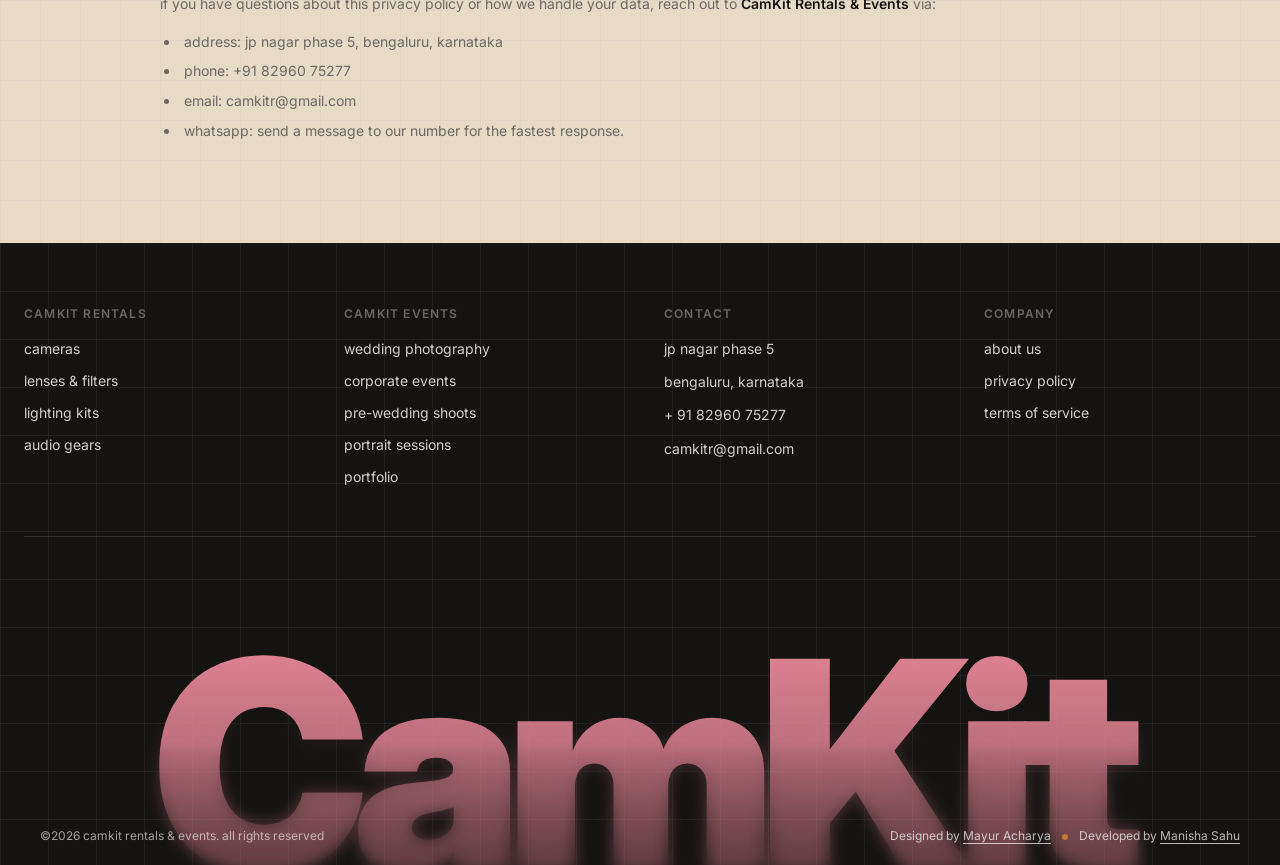
<file: privacy.html>
<!DOCTYPE html>
<html lang="en">
<head>
  <meta charset="UTF-8">
  <meta name="viewport" content="width=device-width, initial-scale=1.0">
  <meta name="description" content="CamKit Privacy Policy - how we handle your data and respect your privacy.">
  <title>Privacy Policy | CamKit Rentals</title>
  <link rel="preconnect" href="https://fonts.googleapis.com">
  <link rel="preconnect" href="https://fonts.gstatic.com" crossorigin>
  <link href="https://fonts.googleapis.com/css2?family=Inter:wght@300;400;500;600;700;800;900&display=swap" rel="stylesheet">
  <link rel="stylesheet" href="css/variables.css">
  <link rel="stylesheet" href="css/base.css">
  <link rel="stylesheet" href="css/styles.css">
  <link rel="stylesheet" href="css/responsive.css">
  <link rel="icon" type="image/svg+xml" href="assets/icons/Logo.svg">
</head>
<body>
  <!-- Header -->
  <header class="header" id="header">
    <div class="container header__inner">
      <a href="index.html" class="logo" aria-label="CamKit home">
        <img src="assets/icons/Logo.svg" alt="CamKit" class="logo__img">
        
      </a>

      <nav class="nav" id="nav">
        <a href="index.html" class="nav__link" data-label="rentals"><span class="nav__link-text">rentals</span></a>
        <a href="index.html#events" class="nav__link" data-label="events"><span class="nav__link-text">events</span></a>
        <a href="about.html" class="nav__link" data-label="about"><span class="nav__link-text">about</span></a>
      </nav>

      <a href="index.html#cart" class="cart-btn">
        <img src="assets/icons/Cart.svg" alt="">
        <span class="cart-btn__label">cart</span>
        <span class="cart-btn__count" id="cartCount">0</span>
      </a>

      <button class="mobile-menu-btn" id="mobileMenuBtn" aria-label="Toggle menu">
        <span></span>
        <span></span>
        <span></span>
      </button>
    </div>
  </header>

  <!-- Legal Page -->
  <section class="legal-page">
    <div class="container legal-page__container">
      <a href="index.html" class="booking-back-btn" aria-label="Back to home">
        <img src="assets/icons/Back.svg" alt="">
      </a>

      <div class="legal-page__inner">
        <span class="legal-page__eyebrow">privacy policy</span>
        <span class="legal-page__updated">last updated: 03 may 2026</span>
        <p class="legal-page__intro">at camkit, we respect your privacy and are committed to protecting your personal information. this privacy policy explains how we collect, use, store, and share your data when you rent gear or book our event services.</p>

        <h2 class="legal-page__heading">1. information we collect</h2>
        <p class="legal-page__text">when you place a booking through camkit, we may collect:</p>
        <ul class="legal-page__list">
          <li>your full name and contact information (phone number, email address)</li>
          <li>government-issued ID details (collected at handover for verification only)</li>
          <li>booking preferences (gear selection, dates, delivery method)</li>
          <li>payment information (processed via UPI providers, not stored by us)</li>
          <li>chat history if you contact us via WhatsApp or other messaging platforms</li>
        </ul>

        <h2 class="legal-page__heading">2. how we use your information</h2>
        <p class="legal-page__text">we use your information to:</p>
        <ul class="legal-page__list">
          <li>process bookings, confirm availability, and coordinate handover</li>
          <li>verify identity and ensure the security of our equipment</li>
          <li>send booking confirmations, reminders, and service-related updates</li>
          <li>respond to questions and provide customer support</li>
          <li>comply with legal obligations and resolve disputes</li>
        </ul>

        <h2 class="legal-page__heading">3. data sharing</h2>
        <p class="legal-page__text">we do not sell your personal information. we may share data only with:</p>
        <ul class="legal-page__list">
          <li>trusted partners helping us deliver gear or process payments</li>
          <li>law enforcement when legally required</li>
        </ul>

        <h2 class="legal-page__heading">4. data retention</h2>
        <ul class="legal-page__list">
          <li>booking records are kept for the duration required to provide our services.</li>
          <li>we retain records as required by indian tax and legal regulations.</li>
          <li>id details collected at handover are not stored after the rental is closed.</li>
          <li>you can request deletion of your records at any time by contacting us.</li>
        </ul>

        <h2 class="legal-page__heading">5. your rights</h2>
        <p class="legal-page__text">you have the right to:</p>
        <ul class="legal-page__list">
          <li>access the personal data we hold about you.</li>
          <li>correct any inaccurate or outdated information.</li>
          <li>request deletion of your personal data, subject to legal retention requirements.</li>
          <li>withdraw consent for marketing communications at any time.</li>
        </ul>
        <p class="legal-page__text">to exercise any of these rights, contact us at <strong>camkitr@gmail.com</strong>.</p>

        <h2 class="legal-page__heading">6. cookies &amp; analytics</h2>
        <ul class="legal-page__list">
          <li>we use minimal cookies to remember your cart between visits.</li>
          <li>we collect basic analytics to understand how our site is used.</li>
          <li>we do not use third-party advertising or cross-site tracking cookies.</li>
          <li>you can clear cookies at any time from your browser settings.</li>
        </ul>

        <h2 class="legal-page__heading">7. contact us</h2>
        <p class="legal-page__text">if you have questions about this privacy policy or how we handle your data, reach out to <strong>CamKit Rentals &amp; Events</strong> via:</p>
        <ul class="legal-page__list">
          <li>address: jp nagar phase 5, bengaluru, karnataka</li>
          <li>phone: +91 82960 75277</li>
          <li>email: camkitr@gmail.com</li>
          <li>whatsapp: send a message to our number for the fastest response.</li>
        </ul>
      </div>
    </div>
  </section>

  <!-- Footer -->
  <footer class="footer">
    <div class="container">
      <div class="footer__inner">
        <div class="footer__column">
          <h3 class="footer__column-title">CAMKIT RENTALS</h3>
          <ul class="footer__list">
            <li><a href="index.html">cameras</a></li>
            <li><a href="index.html">lenses & filters</a></li>
            <li><a href="index.html">lighting kits</a></li>
            <li><a href="index.html">audio gears</a></li>
          </ul>
        </div>
        <div class="footer__column">
          <h3 class="footer__column-title">CAMKIT EVENTS</h3>
          <ul class="footer__list">
            <li><a href="index.html#events">wedding photography</a></li>
            <li><a href="index.html#events">corporate events</a></li>
            <li><a href="index.html#events">pre-wedding shoots</a></li>
            <li><a href="index.html#events">portrait sessions</a></li>
            <li><a href="index.html#events">portfolio</a></li>
          </ul>
        </div>
        <div class="footer__column contact-col">
          <h3 class="footer__column-title">CONTACT</h3>
          <div class="footer__contact">
            <div class="footer__contact-row"><span>jp nagar phase 5</span></div>
            <div class="footer__contact-row"><span>bengaluru, karnataka</span></div>
            <div class="footer__contact-row"><span>+ 91 82960 75277</span></div>
            <div class="footer__contact-row"><span>camkitr@gmail.com</span></div>
          </div>
        </div>
        <div class="footer__column company-col">
          <h3 class="footer__column-title">COMPANY</h3>
          <ul class="footer__list">
            <li><a href="about.html">about us</a></li>
            <li><a href="privacy.html">privacy policy</a></li>
            <li><a href="terms.html">terms of service</a></li>
          </ul>
        </div>
      </div>
      <div class="footer__brand">
        <div class="footer__logo">CamKit</div>
        <div class="footer__bottom-row">
          <p class="footer__copyright">©2026 camkit rentals &amp; events. all rights reserved</p>
          <p class="footer__credits">Designed by <a href="https://www.linkedin.com/in/mayur-acharya" class="footer__credit-link" target="_blank" rel="noopener">Mayur Acharya</a> <span class="footer__credit-dot">•</span> Developed by <a href="https://www.linkedin.com/in/manisha-sahu-41500a232/" class="footer__credit-link" target="_blank" rel="noopener">Manisha Sahu</a></p>
        </div>
      </div>
    </div>
  </footer>

  <a href="https://wa.me/918296075277" class="whatsapp-btn" target="_blank" rel="noopener">
    <img src="assets/icons/WhatsApp.svg" alt="">
  </a>

  <script>
    document.getElementById('mobileMenuBtn').addEventListener('click', function() {
      const nav = document.getElementById('nav');
      const isOpen = nav.classList.toggle('open');
      this.classList.toggle('active');
      document.body.style.overflow = isOpen ? 'hidden' : '';
    });
    window.addEventListener('scroll', () => {
      const h = document.getElementById('header');
      if (window.scrollY > 20) h.classList.add('scrolled');
      else h.classList.remove('scrolled');
    }, { passive: true });
    try {
      const cart = JSON.parse(localStorage.getItem('camkit_cart') || '[]');
      document.getElementById('cartCount').textContent = cart.length;
    } catch(e) {}
  </script>
  <script src="js/btn-slide.js"></script>
</body>
</html>
</file>
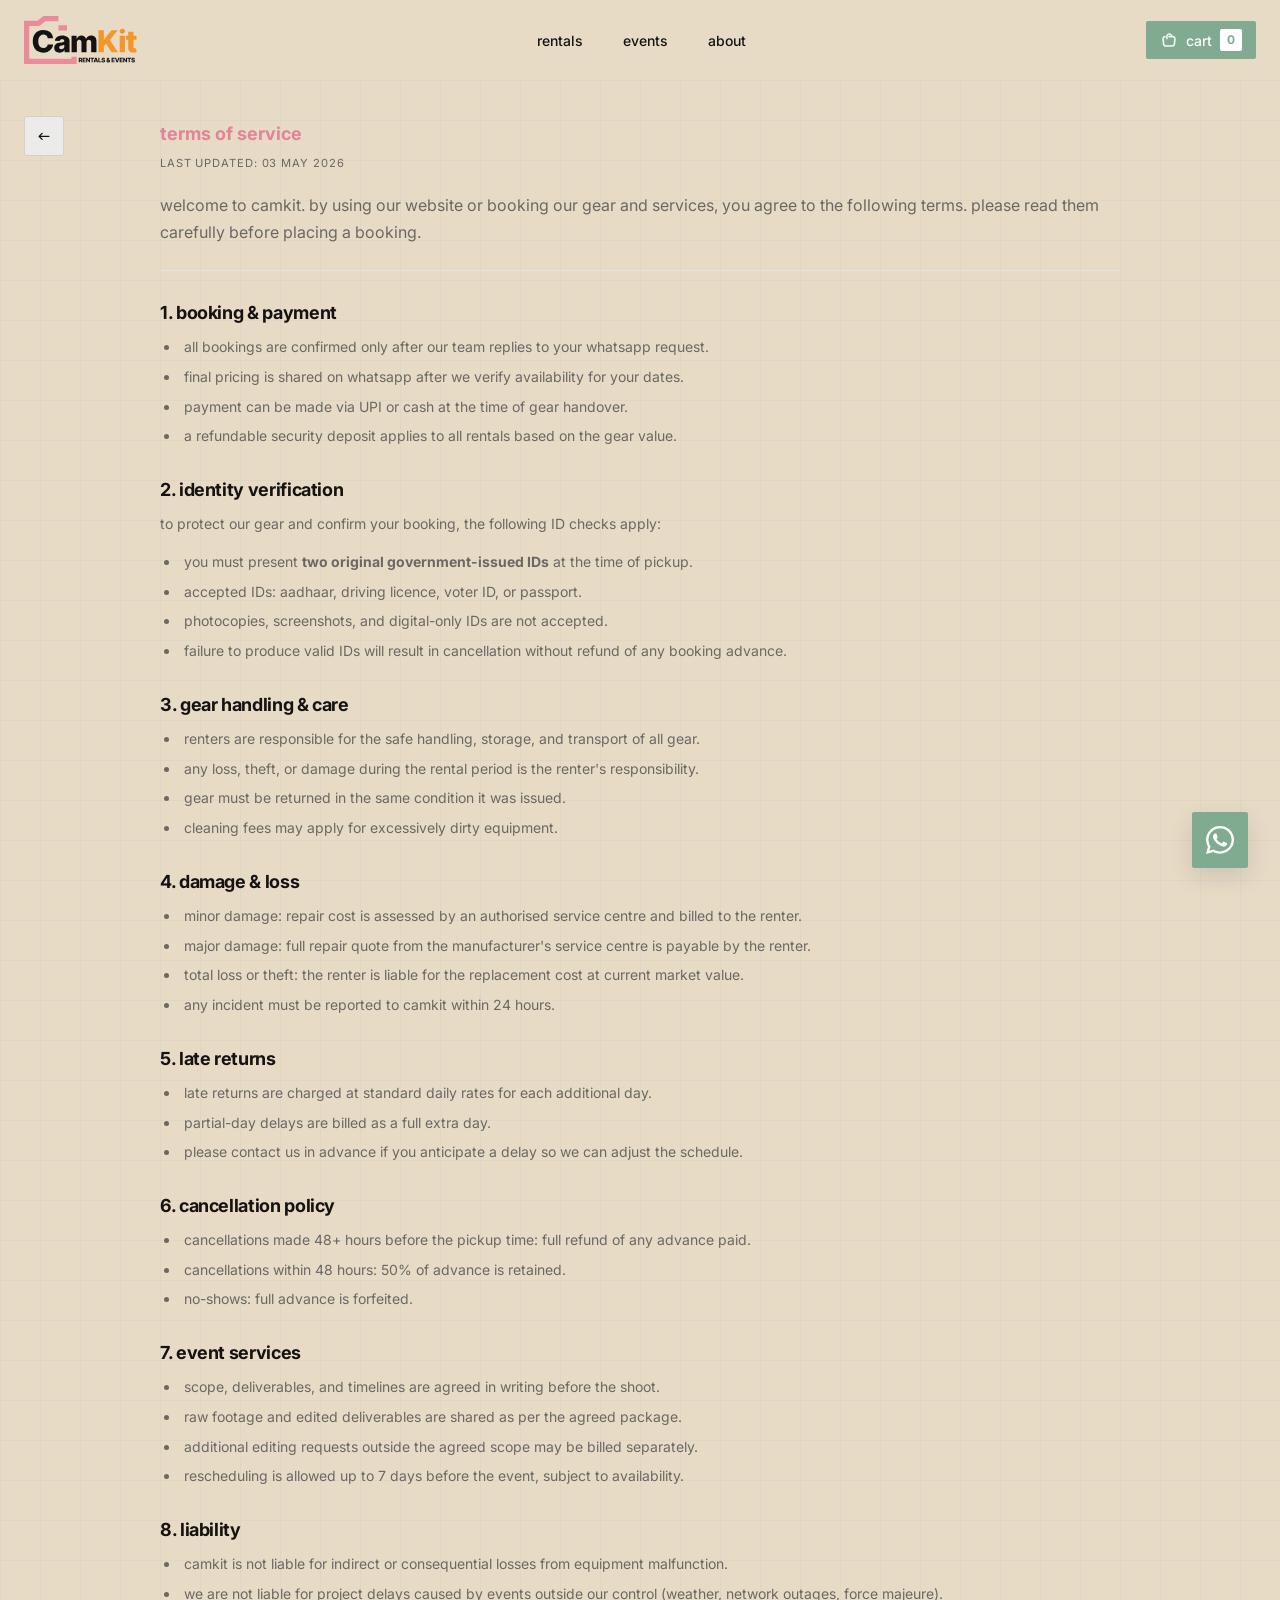
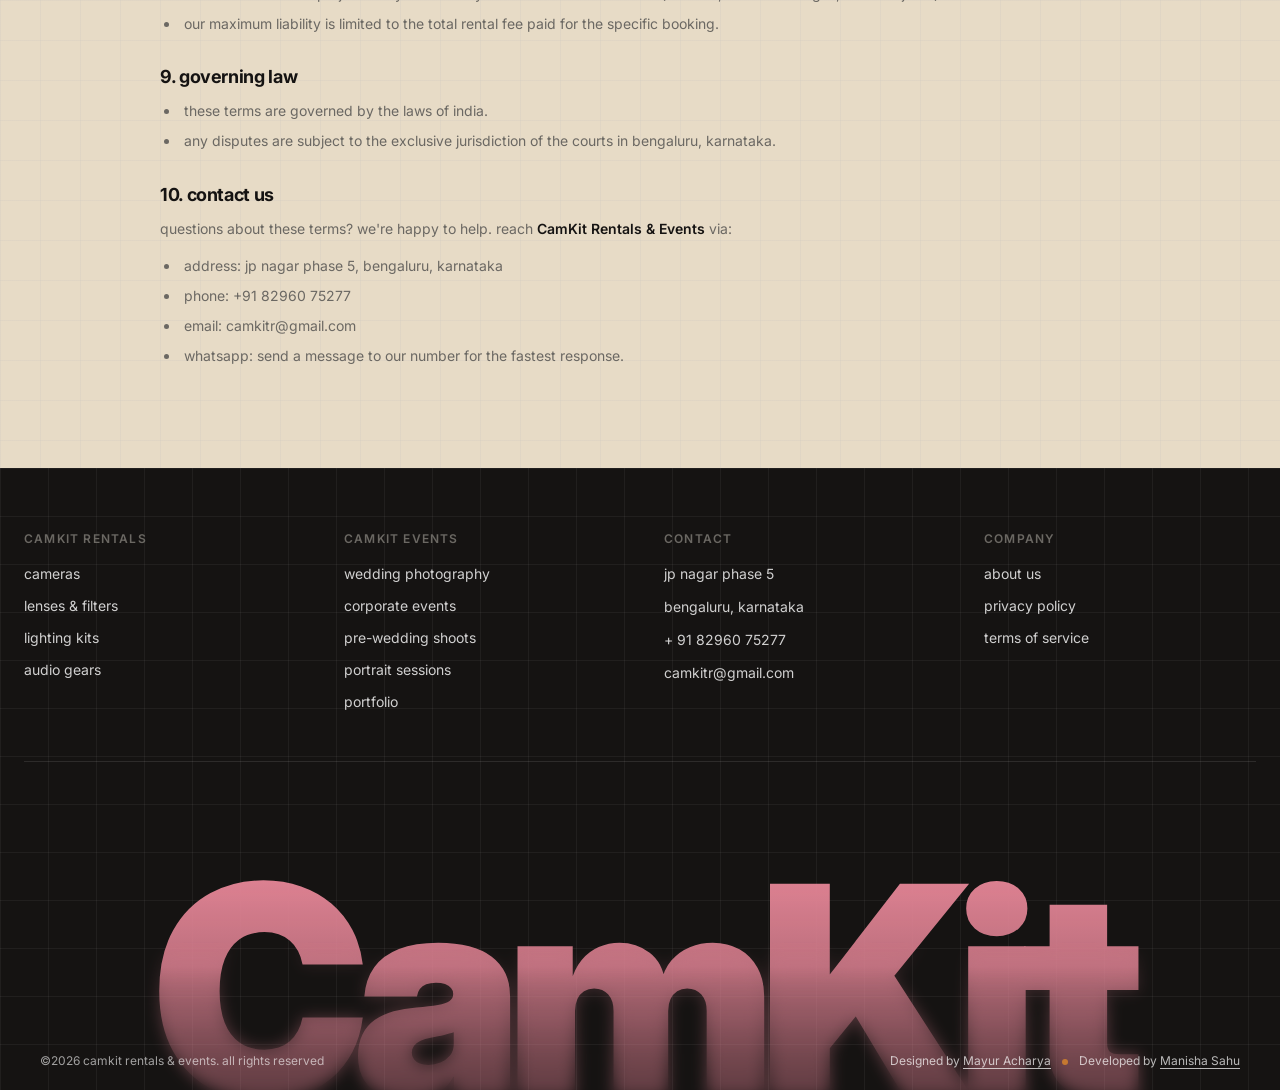
<file: terms.html>
<!DOCTYPE html>
<html lang="en">
<head>
  <meta charset="UTF-8">
  <meta name="viewport" content="width=device-width, initial-scale=1.0">
  <meta name="description" content="CamKit Terms of Service - rental and booking terms.">
  <title>Terms of Service | CamKit Rentals</title>
  <link rel="preconnect" href="https://fonts.googleapis.com">
  <link rel="preconnect" href="https://fonts.gstatic.com" crossorigin>
  <link href="https://fonts.googleapis.com/css2?family=Inter:wght@300;400;500;600;700;800;900&display=swap" rel="stylesheet">
  <link rel="stylesheet" href="css/variables.css">
  <link rel="stylesheet" href="css/base.css">
  <link rel="stylesheet" href="css/styles.css">
  <link rel="stylesheet" href="css/responsive.css">
  <link rel="icon" type="image/svg+xml" href="assets/icons/Logo.svg">
</head>
<body>
  <!-- Header -->
  <header class="header" id="header">
    <div class="container header__inner">
      <a href="index.html" class="logo" aria-label="CamKit home">
        <img src="assets/icons/Logo.svg" alt="CamKit" class="logo__img">
        
      </a>

      <nav class="nav" id="nav">
        <a href="index.html" class="nav__link" data-label="rentals"><span class="nav__link-text">rentals</span></a>
        <a href="index.html#events" class="nav__link" data-label="events"><span class="nav__link-text">events</span></a>
        <a href="about.html" class="nav__link" data-label="about"><span class="nav__link-text">about</span></a>
      </nav>

      <a href="index.html#cart" class="cart-btn">
        <img src="assets/icons/Cart.svg" alt="">
        <span class="cart-btn__label">cart</span>
        <span class="cart-btn__count" id="cartCount">0</span>
      </a>

      <button class="mobile-menu-btn" id="mobileMenuBtn" aria-label="Toggle menu">
        <span></span>
        <span></span>
        <span></span>
      </button>
    </div>
  </header>

  <!-- Legal Page -->
  <section class="legal-page">
    <div class="container legal-page__container">
      <a href="index.html" class="booking-back-btn" aria-label="Back to home">
        <img src="assets/icons/Back.svg" alt="">
      </a>

      <div class="legal-page__inner">
        <span class="legal-page__eyebrow">terms of service</span>
        <span class="legal-page__updated">last updated: 03 may 2026</span>
        <p class="legal-page__intro">welcome to camkit. by using our website or booking our gear and services, you agree to the following terms. please read them carefully before placing a booking.</p>

        <h2 class="legal-page__heading">1. booking &amp; payment</h2>
        <ul class="legal-page__list">
          <li>all bookings are confirmed only after our team replies to your whatsapp request.</li>
          <li>final pricing is shared on whatsapp after we verify availability for your dates.</li>
          <li>payment can be made via UPI or cash at the time of gear handover.</li>
          <li>a refundable security deposit applies to all rentals based on the gear value.</li>
        </ul>

        <h2 class="legal-page__heading">2. identity verification</h2>
        <p class="legal-page__text">to protect our gear and confirm your booking, the following ID checks apply:</p>
        <ul class="legal-page__list">
          <li>you must present <strong>two original government-issued IDs</strong> at the time of pickup.</li>
          <li>accepted IDs: aadhaar, driving licence, voter ID, or passport.</li>
          <li>photocopies, screenshots, and digital-only IDs are not accepted.</li>
          <li>failure to produce valid IDs will result in cancellation without refund of any booking advance.</li>
        </ul>

        <h2 class="legal-page__heading">3. gear handling &amp; care</h2>
        <ul class="legal-page__list">
          <li>renters are responsible for the safe handling, storage, and transport of all gear.</li>
          <li>any loss, theft, or damage during the rental period is the renter's responsibility.</li>
          <li>gear must be returned in the same condition it was issued.</li>
          <li>cleaning fees may apply for excessively dirty equipment.</li>
        </ul>

        <h2 class="legal-page__heading">4. damage &amp; loss</h2>
        <ul class="legal-page__list">
          <li>minor damage: repair cost is assessed by an authorised service centre and billed to the renter.</li>
          <li>major damage: full repair quote from the manufacturer's service centre is payable by the renter.</li>
          <li>total loss or theft: the renter is liable for the replacement cost at current market value.</li>
          <li>any incident must be reported to camkit within 24 hours.</li>
        </ul>

        <h2 class="legal-page__heading">5. late returns</h2>
        <ul class="legal-page__list">
          <li>late returns are charged at standard daily rates for each additional day.</li>
          <li>partial-day delays are billed as a full extra day.</li>
          <li>please contact us in advance if you anticipate a delay so we can adjust the schedule.</li>
        </ul>

        <h2 class="legal-page__heading">6. cancellation policy</h2>
        <ul class="legal-page__list">
          <li>cancellations made 48+ hours before the pickup time: full refund of any advance paid.</li>
          <li>cancellations within 48 hours: 50% of advance is retained.</li>
          <li>no-shows: full advance is forfeited.</li>
        </ul>

        <h2 class="legal-page__heading">7. event services</h2>
        <ul class="legal-page__list">
          <li>scope, deliverables, and timelines are agreed in writing before the shoot.</li>
          <li>raw footage and edited deliverables are shared as per the agreed package.</li>
          <li>additional editing requests outside the agreed scope may be billed separately.</li>
          <li>rescheduling is allowed up to 7 days before the event, subject to availability.</li>
        </ul>

        <h2 class="legal-page__heading">8. liability</h2>
        <ul class="legal-page__list">
          <li>camkit is not liable for indirect or consequential losses from equipment malfunction.</li>
          <li>we are not liable for project delays caused by events outside our control (weather, network outages, force majeure).</li>
          <li>our maximum liability is limited to the total rental fee paid for the specific booking.</li>
        </ul>

        <h2 class="legal-page__heading">9. governing law</h2>
        <ul class="legal-page__list">
          <li>these terms are governed by the laws of india.</li>
          <li>any disputes are subject to the exclusive jurisdiction of the courts in bengaluru, karnataka.</li>
        </ul>

        <h2 class="legal-page__heading">10. contact us</h2>
        <p class="legal-page__text">questions about these terms? we're happy to help. reach <strong>CamKit Rentals &amp; Events</strong> via:</p>
        <ul class="legal-page__list">
          <li>address: jp nagar phase 5, bengaluru, karnataka</li>
          <li>phone: +91 82960 75277</li>
          <li>email: camkitr@gmail.com</li>
          <li>whatsapp: send a message to our number for the fastest response.</li>
        </ul>
      </div>
    </div>
  </section>

  <!-- Footer -->
  <footer class="footer">
    <div class="container">
      <div class="footer__inner">
        <div class="footer__column">
          <h3 class="footer__column-title">CAMKIT RENTALS</h3>
          <ul class="footer__list">
            <li><a href="index.html">cameras</a></li>
            <li><a href="index.html">lenses & filters</a></li>
            <li><a href="index.html">lighting kits</a></li>
            <li><a href="index.html">audio gears</a></li>
          </ul>
        </div>
        <div class="footer__column">
          <h3 class="footer__column-title">CAMKIT EVENTS</h3>
          <ul class="footer__list">
            <li><a href="index.html#events">wedding photography</a></li>
            <li><a href="index.html#events">corporate events</a></li>
            <li><a href="index.html#events">pre-wedding shoots</a></li>
            <li><a href="index.html#events">portrait sessions</a></li>
            <li><a href="index.html#events">portfolio</a></li>
          </ul>
        </div>
        <div class="footer__column contact-col">
          <h3 class="footer__column-title">CONTACT</h3>
          <div class="footer__contact">
            <div class="footer__contact-row"><span>jp nagar phase 5</span></div>
            <div class="footer__contact-row"><span>bengaluru, karnataka</span></div>
            <div class="footer__contact-row"><span>+ 91 82960 75277</span></div>
            <div class="footer__contact-row"><span>camkitr@gmail.com</span></div>
          </div>
        </div>
        <div class="footer__column company-col">
          <h3 class="footer__column-title">COMPANY</h3>
          <ul class="footer__list">
            <li><a href="about.html">about us</a></li>
            <li><a href="privacy.html">privacy policy</a></li>
            <li><a href="terms.html">terms of service</a></li>
          </ul>
        </div>
      </div>
      <div class="footer__brand">
        <div class="footer__logo">CamKit</div>
        <div class="footer__bottom-row">
          <p class="footer__copyright">©2026 camkit rentals &amp; events. all rights reserved</p>
          <p class="footer__credits">Designed by <a href="https://www.linkedin.com/in/mayur-acharya" class="footer__credit-link" target="_blank" rel="noopener">Mayur Acharya</a> <span class="footer__credit-dot">•</span> Developed by <a href="https://www.linkedin.com/in/manisha-sahu-41500a232/" class="footer__credit-link" target="_blank" rel="noopener">Manisha Sahu</a></p>
        </div>
      </div>
    </div>
  </footer>

  <a href="https://wa.me/918296075277" class="whatsapp-btn" target="_blank" rel="noopener">
    <img src="assets/icons/WhatsApp.svg" alt="">
  </a>

  <script>
    document.getElementById('mobileMenuBtn').addEventListener('click', function() {
      const nav = document.getElementById('nav');
      const isOpen = nav.classList.toggle('open');
      this.classList.toggle('active');
      document.body.style.overflow = isOpen ? 'hidden' : '';
    });
    window.addEventListener('scroll', () => {
      const h = document.getElementById('header');
      if (window.scrollY > 20) h.classList.add('scrolled');
      else h.classList.remove('scrolled');
    }, { passive: true });
    try {
      const cart = JSON.parse(localStorage.getItem('camkit_cart') || '[]');
      document.getElementById('cartCount').textContent = cart.length;
    } catch(e) {}
  </script>
  <script src="js/btn-slide.js"></script>
</body>
</html>
</file>
<file: css/variables.css>
:root {
  --color-sage: #81AB90;
  --color-rose: #E28495;
  --color-orange: #EA9026;
  --color-beige: #E7DBC6;
  --color-off-white: #EBECE9;
  --color-light-gray: #E4E5E1;
  --color-dark: #151312;
  --color-white: #FFFFFF;
  --color-text-muted: #6B6863;
  --color-border: #D5CFC2;

  --font-primary: 'Inter', -apple-system, BlinkMacSystemFont, 'Segoe UI', sans-serif;

  --fs-xs: 0.75rem;
  --fs-sm: 0.875rem;
  --fs-base: 1rem;
  --fs-md: 1.125rem;
  --fs-lg: 1.5rem;
  --fs-xl: 2rem;
  --fs-2xl: 3rem;
  --fs-3xl: 4rem;
  --fs-hero: 5rem;

  --fw-light: 300;
  --fw-regular: 400;
  --fw-medium: 500;
  --fw-semibold: 600;
  --fw-bold: 700;
  --fw-black: 900;

  --space-xs: 0.25rem;
  --space-sm: 0.5rem;
  --space-md: 1rem;
  --space-lg: 1.5rem;
  --space-xl: 2rem;
  --space-2xl: 3rem;
  --space-3xl: 4rem;
  --space-4xl: 6rem;

  --radius-sm: 2px;
  --radius-md: 4px;
  --radius-lg: 6px;
  --radius-xl: 12px;
  --radius-pill: 999px;

  --shadow-sm: 0 1px 2px rgba(21, 19, 18, 0.05);
  --shadow-md: 0 4px 12px rgba(21, 19, 18, 0.08);
  --shadow-lg: 0 8px 24px rgba(21, 19, 18, 0.12);

  --transition-fast: 0.15s ease;
  --transition-base: 0.25s ease;
  --transition-slow: 0.4s ease;

  --container-max: 1280px;
  --container-padding: 1.5rem;
}
</file>
<file: css/base.css>
*, *::before, *::after {
  box-sizing: border-box;
  margin: 0;
  padding: 0;
}

html {
  scroll-behavior: smooth;
  -webkit-font-smoothing: antialiased;
  -moz-osx-font-smoothing: grayscale;
  text-size-adjust: 100%;
  overflow-x: clip;
}

body {
  font-family: var(--font-primary);
  font-size: var(--fs-base);
  font-weight: var(--fw-regular);
  line-height: 1.5;
  color: var(--color-dark);
  background-color: var(--color-beige);
  background-image:
    linear-gradient(rgba(213, 207, 194, 0.4) 1px, transparent 1px),
    linear-gradient(90deg, rgba(213, 207, 194, 0.4) 1px, transparent 1px);
  background-size: 40px 40px;
  background-position: 0 0;
  overflow-x: clip;
}

img, svg {
  max-width: 100%;
  height: auto;
  display: block;
}

a {
  color: inherit;
  text-decoration: none;
  transition: color var(--transition-fast);
}

button {
  font-family: inherit;
  font-size: inherit;
  border: none;
  background: none;
  cursor: pointer;
  color: inherit;
}

input, select, textarea {
  font-family: inherit;
  font-size: inherit;
  color: inherit;
  border: none;
  outline: none;
  background: none;
}

ul, ol {
  list-style: none;
}

h1, h2, h3, h4, h5, h6 {
  font-weight: var(--fw-bold);
  line-height: 1.1;
  letter-spacing: -0.02em;
}

.container {
  max-width: var(--container-max);
  margin: 0 auto;
  padding: 0 var(--container-padding);
  width: 100%;
}

.section {
  padding: var(--space-3xl) 0;
}

.text-orange { color: var(--color-orange); }
.text-rose { color: var(--color-rose); }
.text-sage { color: var(--color-sage); }
.text-muted { color: var(--color-text-muted); }

.bg-beige { background-color: var(--color-beige); }
.bg-off-white { background-color: var(--color-off-white); }
.bg-dark { background-color: var(--color-dark); }

.sr-only {
  position: absolute;
  width: 1px;
  height: 1px;
  padding: 0;
  margin: -1px;
  overflow: hidden;
  clip: rect(0, 0, 0, 0);
  white-space: nowrap;
  border: 0;
}

button:focus-visible, a:focus-visible, input:focus-visible {
  outline: 2px solid var(--color-orange);
  outline-offset: 2px;
}

::selection {
  background-color: var(--color-rose);
  color: var(--color-white);
}
</file>
<file: css/styles.css>
/* ============================================
   HEADER & NAVIGATION
   ============================================ */
.header {
  position: sticky;
  top: 0;
  z-index: 100;
  background-color: var(--color-beige);
  padding: 1rem 0;
  transition: box-shadow var(--transition-base);
}

.header.scrolled {
  box-shadow: var(--shadow-sm);
}

.header__inner {
  display: flex;
  align-items: center;
  justify-content: space-between;
  gap: 2rem;
}

.logo {
  display: flex;
  flex-direction: column;
  align-items: flex-start;
  flex-shrink: 0;
  gap: 1px;
}

.logo__img {
  height: 48px;
  width: auto;
}

.logo__subtitle {
  font-size: 0.55rem;
  font-weight: var(--fw-bold);
  color: var(--color-dark);
  letter-spacing: 0.15em;
  margin-left: 4px;
}

.nav {
  display: flex;
  align-items: center;
  gap: 2.5rem;
  flex: 1;
  justify-content: center;
}

.nav__link {
  font-size: var(--fs-sm);
  font-weight: var(--fw-medium);
  color: var(--color-dark);
  position: relative;
  padding: 0.5rem 0;
  overflow: hidden;
  display: inline-block;
}

.nav__link span,
.nav__link {
  --link-text-y: 0;
}

.nav__link::before {
  content: attr(data-label);
  position: absolute;
  inset: 0;
  display: flex;
  align-items: center;
  justify-content: center;
  color: inherit;
  transform: translateY(110%);
  transition: transform 0.4s cubic-bezier(0.4, 0, 0.2, 1);
}

.nav__link > span.nav__link-text {
  display: inline-block;
  transition: transform 0.4s cubic-bezier(0.4, 0, 0.2, 1);
}

.nav__link:hover > span.nav__link-text {
  transform: translateY(-110%);
}

.nav__link:hover::before {
  transform: translateY(0);
}

.nav__link.active {
  color: var(--color-rose);
}

.nav__link.active::after {
  content: '';
  position: absolute;
  bottom: 0;
  left: 50%;
  width: 4px;
  height: 4px;
  border-radius: 50%;
  background-color: var(--color-rose);
  transform: translateX(-50%);
}

.cart-btn {
  display: flex;
  align-items: center;
  gap: 0.5rem;
  background-color: var(--color-sage);
  color: var(--color-white);
  padding: 0.5rem 0.875rem;
  border-radius: var(--radius-sm);
  font-size: var(--fs-sm);
  font-weight: var(--fw-medium);
  transition: transform var(--transition-fast), background-color var(--transition-fast);
}

.cart-btn:hover {
  transform: translateY(-2px);
  background-color: #6F9A7E;
}

.cart-btn img {
  width: 18px;
  height: 18px;
  filter: brightness(0) invert(1);
}

.cart-btn__count {
  background-color: var(--color-white);
  color: var(--color-sage);
  min-width: 22px;
  height: 22px;
  padding: 0 6px;
  border-radius: var(--radius-sm);
  display: inline-flex;
  align-items: center;
  justify-content: center;
  font-size: var(--fs-xs);
  font-weight: var(--fw-bold);
}

.mobile-menu-btn {
  display: none;
  flex-direction: column;
  gap: 5px;
  padding: 0.5rem;
}

.mobile-menu-btn span {
  display: block;
  width: 24px;
  height: 2px;
  background-color: var(--color-dark);
  transition: transform var(--transition-base);
}

.mobile-menu-btn.active span:nth-child(1) {
  transform: translateY(7px) rotate(45deg);
}
.mobile-menu-btn.active span:nth-child(2) {
  opacity: 0;
}
.mobile-menu-btn.active span:nth-child(3) {
  transform: translateY(-7px) rotate(-45deg);
}

/* ============================================
   HERO SECTION
   ============================================ */
.hero {
  padding: 2rem 0 4rem;
  position: relative;
  overflow: hidden;
}

.hero .container {
  max-width: none;
  padding: 0 var(--container-padding);
}

.hero__inner {
  display: flex;
  justify-content: space-between;
  align-items: center;
  gap: 4rem;
  position: relative;
  z-index: 1;
}

.hero__content {
  flex: 0 1 auto;
  max-width: 600px;
}

.hero__image-wrap {
  flex: 0 1 auto;
  max-width: 640px;
}

.hero__content {
  position: relative;
  z-index: 2;
}

.hero__title {
  font-size: var(--fs-3xl);
  font-weight: var(--fw-black);
  line-height: 1;
  letter-spacing: -0.03em;
  margin-bottom: 1.5rem;
  color: var(--color-dark);
}

.hero__title-accent {
  color: var(--color-orange);
  display: inline-block;
  transition: opacity 0.3s ease, transform 0.3s ease;
}

.hero__title .hero__line-1 {
  display: block;
  padding-left: 0.5em;
}

.hero__title .hero__line-2 {
  display: block;
}

.hero__title .hero__line-3 {
  display: block;
  padding-left: 1.5em;
}

.hero__description {
  font-size: var(--fs-sm);
  line-height: 1.4;
  color: var(--color-text-muted);
  max-width: 90%;
  margin-bottom: 2rem;
}

.hero__rating-wrap {
  position: relative;
  display: flex;
  align-items: center;
  margin-bottom: 2rem;
  max-width: 480px;
}

.hero__star-orange {
  position: absolute;
  width: 80px;
  height: 80px;
  left: -32px;
  bottom: -16px;
  z-index: 1;
  pointer-events: none;
  animation: rotateStarOrange 12s linear infinite;
}

@keyframes rotateStarOrange {
  from { transform: rotate(-12deg); }
  to { transform: rotate(348deg); }
}

.hero__pointer-arrow {
  position: absolute;
  width: 64px;
  height: 64px;
  left: 50%;
  bottom: 30px;
  z-index: 3;
  pointer-events: none;
}

.hero__rating-card {
  display: flex;
  flex-direction: column;
  gap: 0.625rem;
  background: url('../assets/images/Group 33.png') no-repeat center/100% 100%;
  padding: 2rem 2rem 2rem 1.75rem;
  max-width: 360px;
  position: relative;
  z-index: 2;
  transform: rotate(-2deg);
}

.hero__paperclip {
  display: none;
}

.hero__rating-top {
  display: flex;
  align-items: center;
  gap: 0.875rem;
}

.hero__pointer-arrow {
  animation: arrowPulse 3s ease-in-out infinite;
}

@keyframes arrowPulse {
  0%, 100% { transform: translateX(-50%) rotate(0deg) scale(1); }
  50% { transform: translateX(-50%) rotate(0deg) scale(1.08); }
}

.hero__avatars {
  display: flex;
  flex-shrink: 0;
}

.hero__avatar {
  width: 32px;
  height: 32px;
  border-radius: 50%;
  border: 2px solid var(--color-white);
  object-fit: cover;
  margin-left: -10px;
  position: relative;
  display: block;
  background-color: var(--color-light-gray);
}

.hero__avatar:first-child { margin-left: 0; z-index: 3; }
.hero__avatar:nth-child(2) { z-index: 2; }
.hero__avatar:nth-child(3) { z-index: 1; }

.hero__rating-score {
  font-size: 1.15rem;
  font-weight: var(--fw-bold);
  display: inline-flex;
  align-items: center;
  gap: 0.25rem;
  font-weight: var(--fw-bold);
  font-size: var(--fs-sm);
  margin-bottom: 0.25rem;
}

.hero__rating-text {
  font-size: 0.75rem;
  color: var(--color-text-muted);
  line-height: 1.45;
  margin: 0;
}

.hero__image-wrap {
  position: relative;
  display: flex;
  align-items: center;
  justify-content: flex-end;
  min-height: 460px;
  overflow: visible;
  pointer-events: none;
}

.hero__star-pink {
  position: absolute;
  width: 95%;
  height: auto;
  max-width: none;
  z-index: 1;
  top: 50%;
  right: 0;
  transform: translateY(-50%) rotate(-5deg);
  pointer-events: none;
  animation: rotateStarPink 18s linear infinite;
  transform-origin: center;
}

@keyframes rotateStarPink {
  from { transform: translateY(-50%) rotate(-5deg); }
  to { transform: translateY(-50%) rotate(355deg); }
}

.hero__image {
  position: relative;
  z-index: 2;
  width: 100%;
  max-width: 100%;
  height: auto;
  margin-right: 0;
  display: block;
}

.hero__toggle {
  display: flex;
  background-color: var(--color-white);
  border-radius: var(--radius-sm);
  padding: 0.25rem;
  max-width: 320px;
  margin: 2rem auto 0;
  box-shadow: var(--shadow-sm);
  position: relative;
  border: 1px solid var(--color-border);
}

.hero__toggle::before {
  content: '';
  position: absolute;
  top: 4px;
  left: 4px;
  width: calc(50% - 4px);
  height: calc(100% - 8px);
  background-color: var(--color-sage);
  border-radius: var(--radius-sm);
  transition: transform 0.4s cubic-bezier(0.4, 0, 0.2, 1);
  z-index: 1;
}

.hero__toggle[data-active="events"]::before {
  transform: translateX(100%);
  background-color: var(--color-sage);
}

.hero__toggle-btn {
  flex: 1;
  padding: 0.75rem 1.5rem;
  border-radius: var(--radius-sm);
  font-size: var(--fs-sm);
  font-weight: var(--fw-medium);
  color: var(--color-text-muted);
  transition: color 0.3s ease;
  position: relative;
  z-index: 2;
  display: inline-flex;
  align-items: center;
  justify-content: center;
}

.hero__toggle-btn.active {
  color: var(--color-white);
}

.whatsapp-btn {
  position: fixed;
  bottom: 2rem;
  right: 2rem;
  width: 56px;
  height: 56px;
  border-radius: var(--radius-sm);
  background-color: var(--color-sage);
  display: flex;
  align-items: center;
  justify-content: center;
  box-shadow: var(--shadow-lg);
  z-index: 99;
  transition: transform var(--transition-base);
}

.whatsapp-btn:hover {
  transform: scale(1.1);
}

.whatsapp-btn img {
  width: 28px;
  height: 28px;
  filter: brightness(0) invert(1);
}

/* ============================================
   TAB PANELS
   ============================================ */
.tab-panel {
  animation: fadeInPanel 0.4s ease;
}

.tab-panel.hidden {
  display: none;
}

@keyframes fadeInPanel {
  from { opacity: 0; transform: translateY(8px); }
  to { opacity: 1; transform: translateY(0); }
}

/* ============================================
   STEP SECTIONS - DATE PICKER
   ============================================ */
.step-section {
  padding: 1.5rem 0;
}

.step-label {
  font-size: 0.7rem;
  font-weight: var(--fw-semibold);
  text-transform: uppercase;
  letter-spacing: 0.12em;
  color: var(--color-text-muted);
  margin-bottom: 0.375rem;
}

.step-title {
  font-size: var(--fs-lg);
  font-weight: var(--fw-bold);
  margin-bottom: 1.25rem;
}

.date-picker-row {
  display: grid;
  grid-template-columns: 1fr 1fr auto;
  gap: 1rem;
  align-items: stretch;
}

.date-input-wrap {
  background-color: var(--color-off-white);
  border-radius: var(--radius-sm);
  padding: 1.25rem 1.5rem;
  position: relative;
  display: flex;
  flex-direction: column;
  gap: 0.5rem;
  min-height: 110px;
  border: 1px solid transparent;
  transition: border-color var(--transition-fast);
  cursor: pointer;
}

.date-input-wrap:hover {
  border-color: var(--color-border);
}

.date-input-label {
  font-size: 0.7rem;
  text-transform: uppercase;
  letter-spacing: 0.08em;
  color: var(--color-text-muted);
  font-weight: var(--fw-medium);
}

.date-input-row {
  display: flex;
  align-items: center;
  gap: 0.625rem;
}

.date-input-row-icon {
  width: 18px;
  height: 18px;
  opacity: 0.7;
}

.date-input-display {
  font-size: var(--fs-md);
  font-weight: var(--fw-bold);
  color: var(--color-dark);
}

.date-input-bottom {
  display: flex;
  align-items: center;
  justify-content: space-between;
  margin-top: auto;
  padding-top: 0.5rem;
  border-top: 1px dashed var(--color-light-gray);
}

.date-input-format {
  font-size: var(--fs-xs);
  color: var(--color-text-muted);
}

.date-input-icon {
  width: 18px;
  height: 18px;
  opacity: 0.6;
}

.date-input-wrap input[type="date"] {
  position: absolute;
  inset: 0;
  width: 100%;
  height: 100%;
  opacity: 0;
  cursor: pointer;
}

.duration-badge {
  background-color: var(--color-orange);
  color: var(--color-white);
  border-radius: var(--radius-sm);
  padding: 1.25rem 1.5rem;
  display: flex;
  flex-direction: column;
  justify-content: center;
  align-items: center;
  min-width: 130px;
  text-align: center;
}

/* ============================================
   Product Details Modal
   ============================================ */
.product-modal {
  position: fixed;
  inset: 0;
  z-index: 1100;
  display: flex;
  align-items: center;
  justify-content: center;
  animation: dpFade 0.2s ease;
}

.product-modal[hidden] {
  display: none;
}

.product-modal__backdrop {
  position: absolute;
  inset: 0;
  background-color: rgba(21, 19, 18, 0.55);
  backdrop-filter: blur(3px);
  -webkit-backdrop-filter: blur(3px);
}

.product-modal__panel {
  position: relative;
  background-color: var(--color-off-white);
  border-radius: var(--radius-md);
  box-shadow: 0 24px 48px rgba(21, 19, 18, 0.32), 0 4px 12px rgba(21, 19, 18, 0.18);
  width: min(840px, 92vw);
  max-height: 90vh;
  overflow: hidden;
  border: 1px solid var(--color-border);
  animation: dpPop 0.28s cubic-bezier(0.16, 1, 0.3, 1);
}

.product-modal__close {
  position: absolute;
  top: 1rem;
  right: 1rem;
  width: 32px;
  height: 32px;
  border-radius: var(--radius-sm);
  background-color: rgba(255, 255, 255, 0.9);
  border: 1px solid var(--color-border);
  color: var(--color-dark);
  display: inline-flex;
  align-items: center;
  justify-content: center;
  cursor: pointer;
  transition: background-color 0.2s ease, color 0.2s ease;
  z-index: 3;
}

.product-modal__close:hover {
  background-color: var(--color-dark);
  color: var(--color-white);
  border-color: var(--color-dark);
}

.product-modal__layout {
  display: grid;
  grid-template-columns: 1fr 1fr;
  gap: 0;
}

.product-modal__image-wrap {
  background-color: var(--color-white);
  padding: 2.5rem;
  display: flex;
  align-items: center;
  justify-content: center;
  position: relative;
  min-height: 320px;
}

.product-modal__image {
  max-width: 100%;
  max-height: 360px;
  object-fit: contain;
}

.product-modal__image-wrap .product-card__badge {
  top: 1rem;
  left: 1rem;
}

.product-modal__content {
  padding: 2rem 2rem 1.75rem;
  display: flex;
  flex-direction: column;
  gap: 0.875rem;
}

.product-modal__title {
  font-size: var(--fs-xl);
  font-weight: var(--fw-bold);
  letter-spacing: -0.01em;
  margin-top: 0.25rem;
  line-height: 1.1;
}

.product-modal__desc {
  font-size: var(--fs-sm);
  line-height: 1.5;
  color: var(--color-text-muted);
}

.product-modal__specs {
  display: flex;
  flex-direction: column;
  gap: 0.375rem;
}

.product-modal__specs span {
  font-size: var(--fs-xs);
  color: var(--color-dark);
  padding-left: 1rem;
  position: relative;
}

.product-modal__specs span::before {
  content: '';
  position: absolute;
  left: 0;
  top: 0.45em;
  width: 6px;
  height: 6px;
  background-color: var(--color-orange);
  border-radius: 50%;
}

.product-modal__price-row {
  display: flex;
  justify-content: space-between;
  align-items: center;
  padding: 0.875rem 0;
  border-top: 1px solid var(--color-border);
  border-bottom: 1px solid var(--color-border);
  margin-top: auto;
}

.product-modal__price-label {
  font-size: var(--fs-xs);
  color: var(--color-text-muted);
  letter-spacing: 0.04em;
  text-transform: uppercase;
}

.product-modal__price-value {
  font-size: var(--fs-md);
  font-weight: var(--fw-bold);
  color: var(--color-orange);
}

.product-modal__add {
  width: 100%;
  margin-top: 0.5rem;
}

@media (max-width: 767px) {
  .product-modal__layout {
    grid-template-columns: 1fr;
  }
  .product-modal__image-wrap {
    min-height: 220px;
    padding: 1.5rem;
  }
  .product-modal__image {
    max-height: 220px;
  }
  .product-modal__content {
    padding: 1.25rem 1.25rem 1.25rem;
  }
}

/* ============================================
   Cart Modal
   ============================================ */
.cart-modal {
  position: fixed;
  inset: 0;
  z-index: 1100;
  display: flex;
  align-items: flex-end;
  justify-content: center;
  animation: dpFade 0.2s ease;
}

.cart-modal[hidden] {
  display: none;
}

.cart-modal__backdrop {
  position: absolute;
  inset: 0;
  background-color: rgba(21, 19, 18, 0.55);
  backdrop-filter: blur(3px);
  -webkit-backdrop-filter: blur(3px);
}

.cart-modal__panel {
  position: relative;
  background-color: var(--color-white);
  border-radius: var(--radius-md) var(--radius-md) 0 0;
  padding: 1.75rem 1.5rem 1.5rem;
  box-shadow: 0 -16px 32px rgba(21, 19, 18, 0.25);
  width: 100%;
  max-width: 480px;
  max-height: 85vh;
  overflow-y: auto;
  border: 1px solid var(--color-border);
  animation: cartSlideUp 0.35s cubic-bezier(0.16, 1, 0.3, 1);
}

@keyframes cartSlideUp {
  from { transform: translateY(100%); }
  to { transform: translateY(0); }
}

.cart-modal__close {
  position: absolute;
  top: 1rem;
  right: 1rem;
  width: 32px;
  height: 32px;
  border-radius: var(--radius-sm);
  background-color: transparent;
  border: 1px solid var(--color-border);
  color: var(--color-dark);
  display: inline-flex;
  align-items: center;
  justify-content: center;
  cursor: pointer;
  transition: background-color 0.2s ease, color 0.2s ease;
  z-index: 2;
}

.cart-modal__close:hover {
  background-color: var(--color-dark);
  color: var(--color-white);
  border-color: var(--color-dark);
}

@media (min-width: 768px) {
  .cart-modal {
    align-items: center;
  }
  .cart-modal__panel {
    border-radius: var(--radius-md);
    max-width: 420px;
    animation: dpPop 0.28s cubic-bezier(0.16, 1, 0.3, 1);
  }
}

/* ============================================
   Consultation Modal
   ============================================ */
.consult-modal {
  position: fixed;
  inset: 0;
  z-index: 1100;
  display: flex;
  align-items: center;
  justify-content: center;
  animation: dpFade 0.2s ease;
}

.consult-modal[hidden] {
  display: none;
}

.consult-modal__backdrop {
  position: absolute;
  inset: 0;
  background-color: rgba(21, 19, 18, 0.55);
  backdrop-filter: blur(3px);
  -webkit-backdrop-filter: blur(3px);
}

.consult-modal__panel {
  position: relative;
  background-color: var(--color-off-white);
  border-radius: var(--radius-md);
  padding: 2rem 2rem 1.75rem;
  box-shadow: 0 24px 48px rgba(21, 19, 18, 0.32), 0 4px 12px rgba(21, 19, 18, 0.18);
  width: min(560px, 92vw);
  border: 1px solid var(--color-border);
  animation: dpPop 0.28s cubic-bezier(0.16, 1, 0.3, 1);
}

.consult-modal__panel::before {
  content: '';
  position: absolute;
  top: -8px;
  left: 32px;
  width: 32px;
  height: 8px;
  background-color: var(--color-orange);
  border-radius: var(--radius-sm) var(--radius-sm) 0 0;
}

.consult-modal__close {
  position: absolute;
  top: 1rem;
  right: 1rem;
  width: 32px;
  height: 32px;
  border-radius: var(--radius-sm);
  background-color: transparent;
  border: 1px solid var(--color-border);
  color: var(--color-dark);
  display: inline-flex;
  align-items: center;
  justify-content: center;
  cursor: pointer;
  transition: background-color 0.2s ease, color 0.2s ease;
}

.consult-modal__close:hover {
  background-color: var(--color-dark);
  color: var(--color-white);
  border-color: var(--color-dark);
}

.consult-modal__step {
  display: block;
  font-size: var(--fs-xs);
  letter-spacing: 0.1em;
  color: var(--color-rose);
  font-weight: var(--fw-medium);
  margin-bottom: 0.5rem;
}

.consult-modal__title {
  font-size: var(--fs-xl);
  font-weight: var(--fw-bold);
  letter-spacing: -0.01em;
  margin-bottom: 0.375rem;
  color: var(--color-dark);
}

.consult-modal__hint {
  font-size: var(--fs-sm);
  color: var(--color-text-muted);
  margin-bottom: 1.5rem;
}

.consult-modal__form {
  display: flex;
  flex-direction: column;
  gap: 1rem;
}

.consult-modal__row {
  display: grid;
  grid-template-columns: 1fr 1fr;
  gap: 0.75rem;
}

.consult-modal__submit {
  width: auto;
  align-self: flex-end;
  min-width: 140px;
  padding: 0.875rem 1.75rem;
}

@media (max-width: 600px) {
  .consult-modal__row {
    grid-template-columns: 1fr;
  }
  .consult-modal__submit {
    align-self: stretch;
  }
}

/* ============================================
   Custom date picker
   ============================================ */
.datepicker {
  position: fixed;
  inset: 0;
  z-index: 1000;
  display: flex;
  align-items: center;
  justify-content: center;
  animation: dpFade 0.2s ease;
}

.datepicker[hidden] {
  display: none;
}

@keyframes dpFade {
  from { opacity: 0; }
  to { opacity: 1; }
}

.datepicker__backdrop {
  position: absolute;
  inset: 0;
  background-color: rgba(21, 19, 18, 0.55);
  backdrop-filter: blur(3px);
  -webkit-backdrop-filter: blur(3px);
}

.datepicker__panel {
  position: relative;
  background-color: var(--color-off-white);
  border-radius: var(--radius-md);
  padding: 1.25rem 1.25rem 1rem;
  box-shadow: 0 24px 48px rgba(21, 19, 18, 0.32), 0 4px 12px rgba(21, 19, 18, 0.18);
  width: min(360px, 92vw);
  animation: dpPop 0.28s cubic-bezier(0.16, 1, 0.3, 1);
  border: 1px solid var(--color-border);
}

@keyframes dpPop {
  from { opacity: 0; transform: translateY(12px) scale(0.96); }
  to { opacity: 1; transform: translateY(0) scale(1); }
}

.datepicker__panel::before {
  content: '';
  position: absolute;
  top: -8px;
  left: 24px;
  width: 28px;
  height: 8px;
  background-color: var(--color-orange);
  border-radius: var(--radius-sm) var(--radius-sm) 0 0;
}

.datepicker__header {
  display: flex;
  align-items: center;
  justify-content: space-between;
  margin-bottom: 1rem;
  padding: 0.25rem 0.25rem;
}

.datepicker__nav {
  width: 32px;
  height: 32px;
  border-radius: var(--radius-sm);
  background-color: transparent;
  border: 1px solid var(--color-border);
  color: var(--color-dark);
  display: inline-flex;
  align-items: center;
  justify-content: center;
  cursor: pointer;
  transition: background-color 0.2s ease, color 0.2s ease, border-color 0.2s ease;
}

.datepicker__nav:hover {
  background-color: var(--color-dark);
  border-color: var(--color-dark);
  color: var(--color-white);
}

.datepicker__title {
  font-size: var(--fs-md);
  font-weight: var(--fw-bold);
  letter-spacing: -0.01em;
  color: var(--color-dark);
}

.datepicker__weekdays {
  display: grid;
  grid-template-columns: repeat(7, 1fr);
  gap: 4px;
  margin-bottom: 6px;
}

.datepicker__weekdays span {
  text-align: center;
  font-size: 0.65rem;
  letter-spacing: 0.08em;
  font-weight: var(--fw-semibold);
  color: var(--color-text-muted);
  text-transform: uppercase;
  padding: 0.5rem 0;
}

.datepicker__grid {
  display: grid;
  grid-template-columns: repeat(7, 1fr);
  gap: 4px;
}

.datepicker__cell {
  aspect-ratio: 1 / 1;
  background-color: transparent;
  border: none;
  border-radius: var(--radius-sm);
  font-size: var(--fs-sm);
  font-weight: var(--fw-medium);
  color: var(--color-dark);
  cursor: pointer;
  transition: background-color 0.18s ease, color 0.18s ease, transform 0.18s ease;
  display: flex;
  align-items: center;
  justify-content: center;
  position: relative;
}

.datepicker__cell:hover:not(:disabled):not(.datepicker__cell--selected) {
  background-color: var(--color-light-gray);
  transform: translateY(-1px);
}

.datepicker__cell--muted {
  color: var(--color-text-muted);
  opacity: 0.4;
}

.datepicker__cell--today:not(.datepicker__cell--selected) {
  color: var(--color-orange);
  font-weight: var(--fw-bold);
}

.datepicker__cell--today:not(.datepicker__cell--selected)::after {
  content: '';
  position: absolute;
  bottom: 4px;
  left: 50%;
  transform: translateX(-50%);
  width: 4px;
  height: 4px;
  border-radius: 50%;
  background-color: var(--color-orange);
}

.datepicker__cell--selected {
  background-color: var(--color-orange);
  color: var(--color-white);
  font-weight: var(--fw-bold);
  box-shadow: 0 4px 10px rgba(234, 144, 38, 0.35);
}

.datepicker__cell--disabled {
  color: var(--color-text-muted);
  opacity: 0.3;
  cursor: not-allowed;
}

.datepicker__footer {
  display: flex;
  justify-content: flex-end;
  gap: 0.5rem;
  margin-top: 1rem;
  padding-top: 0.875rem;
  border-top: 1px solid var(--color-border);
}

.datepicker__btn {
  padding: 0.5rem 1rem;
  border-radius: var(--radius-sm);
  font-size: var(--fs-xs);
  font-weight: var(--fw-semibold);
  letter-spacing: 0.02em;
  cursor: pointer;
  transition: background-color 0.2s ease, color 0.2s ease;
  border: 1px solid transparent;
}

.datepicker__btn--ghost {
  background-color: transparent;
  color: var(--color-text-muted);
  border-color: var(--color-border);
}

.datepicker__btn--ghost:hover {
  color: var(--color-dark);
  border-color: var(--color-dark);
}

.datepicker__btn--today {
  background-color: var(--color-dark);
  color: var(--color-white);
}

.datepicker__btn--today:hover {
  background-color: var(--color-orange);
}

.duration-badge__label {
  font-size: 0.7rem;
  text-transform: uppercase;
  font-weight: var(--fw-medium);
  letter-spacing: 0.08em;
  margin-bottom: 0.5rem;
  opacity: 0.95;
}

.duration-badge__value {
  font-size: var(--fs-md);
  font-weight: var(--fw-bold);
}

/* ============================================
   PRODUCTS SECTION
   ============================================ */
.products-layout {
  display: grid;
  grid-template-columns: 1fr 320px;
  gap: 1.5rem;
  align-items: start;
}

.category-tabs {
  display: flex;
  gap: 0.5rem;
  margin-bottom: 1.25rem;
  overflow-x: auto;
  padding-bottom: 0.25rem;
  scrollbar-width: none;
}

.category-tabs::-webkit-scrollbar {
  display: none;
}

.category-tab {
  padding: 0.625rem 1.25rem;
  border-radius: var(--radius-sm);
  font-size: var(--fs-sm);
  font-weight: var(--fw-medium);
  color: var(--color-text-muted);
  white-space: nowrap;
  background-color: var(--color-white);
  border: 1px solid var(--color-border);
  position: relative;
  overflow: hidden;
  transition: color 0.3s ease, border-color 0.3s ease;
}

.category-tab:hover {
  border-color: var(--color-dark);
  color: var(--color-dark);
}

.category-tab.active {
  background-color: var(--color-dark);
  border-color: var(--color-dark);
  color: var(--color-white);
}

.products-grid {
  display: grid;
  grid-template-columns: repeat(2, 1fr);
  gap: 1.25rem;
}

.product-card--featured {
  grid-column: 1 / -1;
}

.product-card--featured .product-card__image-wrap {
  aspect-ratio: 2.4 / 1;
}

.product-card {
  background-color: var(--color-white);
  border-radius: var(--radius-sm);
  overflow: hidden;
  position: relative;
  border: 1px solid var(--color-border);
}

.product-card__badge {
  position: absolute;
  top: 0.75rem;
  left: 0.75rem;
  background-color: var(--color-orange);
  color: var(--color-white);
  font-size: 0.625rem;
  font-weight: var(--fw-semibold);
  text-transform: uppercase;
  letter-spacing: 0.05em;
  padding: 0.4rem 0.875rem;
  border-radius: var(--radius-sm);
  z-index: 2;
}

.product-card__image-wrap {
  aspect-ratio: 1.4 / 1;
  display: flex;
  align-items: center;
  justify-content: center;
  padding: 2rem;
  background-color: var(--color-white);
  position: relative;
  overflow: hidden;
}

.product-card__image {
  transform: scale(1.12);
  transition: transform 0.5s cubic-bezier(0.4, 0, 0.2, 1);
  transform-origin: center;
}

.product-card:hover .product-card__image {
  transform: scale(1);
}

.product-card__image {
  max-width: 100%;
  max-height: 100%;
  object-fit: contain;
}

.product-card__add {
  position: absolute;
  bottom: 0.875rem;
  right: 0.875rem;
  width: 32px;
  height: 32px;
  border-radius: var(--radius-sm);
  background-color: var(--color-dark);
  display: flex;
  align-items: center;
  justify-content: center;
  transition: background-color var(--transition-fast), transform var(--transition-fast);
  z-index: 2;
}

.product-card__add:hover {
  background-color: #2a2724;
}

.product-card__add.added {
  background-color: var(--color-sage);
}

.product-card__add img {
  width: 16px;
  height: 16px;
  filter: brightness(0) invert(1);
}

.product-card__info {
  padding: 1rem 1.25rem;
  background-color: var(--color-light-gray);
  display: flex;
  align-items: center;
  justify-content: space-between;
  gap: 1rem;
}

.product-card__name {
  font-size: var(--fs-base);
  font-weight: var(--fw-semibold);
  margin-bottom: 0.25rem;
  color: var(--color-dark);
}

.product-card__price {
  font-size: var(--fs-xs);
  color: var(--color-text-muted);
}

.product-card__details {
  display: inline-flex;
  align-items: center;
  gap: 0.375rem;
  font-size: var(--fs-xs);
  color: var(--color-white);
  font-weight: var(--fw-medium);
  white-space: nowrap;
  background-color: var(--color-dark);
  padding: 0.5rem 0.875rem;
  border-radius: var(--radius-sm);
  border: 1px solid var(--color-dark);
  position: relative;
  overflow: hidden;
  z-index: 1;
  transition: background-color 0.3s ease;
}

.product-card__details-icon {
  width: 10px;
  height: 10px;
  filter: brightness(0) invert(1);
  transform: rotate(0deg);
  transition: transform 0.35s cubic-bezier(0.4, 0, 0.2, 1);
}

.product-card__details:hover .product-card__details-icon {
  transform: rotate(45deg);
}

.view-more-btn {
  width: 100%;
  background-color: var(--color-dark);
  color: var(--color-white);
  padding: 1rem;
  border-radius: var(--radius-sm);
  font-size: var(--fs-sm);
  font-weight: var(--fw-medium);
  margin-top: 1.5rem;
  display: flex;
  align-items: center;
  justify-content: center;
  gap: 0.5rem;
  position: relative;
  overflow: hidden;
}

.view-more-btn img {
  width: 12px;
  height: 12px;
  filter: brightness(0) invert(1);
  transition: transform 0.3s ease;
}

.view-more-btn:hover img {
  transform: translate(2px, -2px);
}

.confirm-booking-btn img {
  width: 12px;
  height: 12px;
  filter: brightness(0) invert(1);
}

/* ============================================
   Blob hover animation (gooey rising blobs)
   ============================================ */
.goo-filter-svg {
  position: absolute;
  width: 0;
  height: 0;
  overflow: hidden;
  pointer-events: none;
}

.blob-btn {
  position: relative;
  overflow: hidden;
  isolation: isolate;
  z-index: 0;
  touch-action: manipulation;
  -webkit-tap-highlight-color: transparent;
}

.blob-btn__inner {
  position: absolute;
  left: 0;
  top: 0;
  width: 100%;
  height: 100%;
  border-radius: inherit;
  overflow: hidden;
  z-index: -1;
  pointer-events: none;
  user-select: none;
}

.blob-btn__inner * {
  pointer-events: none;
}

.blob-btn__blobs {
  position: relative;
  display: block;
  height: 100%;
  filter: url('#goo');
}

.blob-btn__blob {
  position: absolute;
  top: 2px;
  width: 25%;
  height: 100%;
  background: var(--color-orange);
  border-radius: 100%;
  transform: translate3d(0, 150%, 0) scale(1.4);
  transition: transform 0.45s cubic-bezier(0.55, 0.085, 0.68, 0.53);
}

.blob-btn__blob:nth-child(1) { left: 0%; transition-delay: 0s; }
.blob-btn__blob:nth-child(2) { left: 30%; transition-delay: 0.08s; }
.blob-btn__blob:nth-child(3) { left: 60%; transition-delay: 0.16s; }
.blob-btn__blob:nth-child(4) { left: 90%; transition-delay: 0.24s; }

.blob-btn.package-card--active .blob-btn__blob,
.blob-btn.chip--active .blob-btn__blob,
.blob-btn.category-tab.active .blob-btn__blob {
  transform: translateZ(0) scale(1.4);
}

@media (hover: hover) and (pointer: fine) {
  .blob-btn:hover .blob-btn__blob {
    transform: translateZ(0) scale(1.4);
  }
}

/* Category tabs: black blobs (not orange) */
.category-tab.blob-btn .blob-btn__blob {
  background: var(--color-dark);
}

.category-tab.blob-btn:hover,
.category-tab.blob-btn.active {
  color: var(--color-white);
  border-color: var(--color-dark);
}

/* ============================================
   Universal text-slide hover (nav-style) for all buttons
   ============================================ */
.btn-text-slide {
  position: relative;
  overflow: hidden;
}

.btn-text-slide .btn-slide-ghost {
  visibility: hidden;
  display: inline-flex;
  align-items: center;
  justify-content: center;
  gap: inherit;
  pointer-events: none;
}

.btn-text-slide .btn-slide-original,
.btn-text-slide .btn-slide-clone {
  position: absolute;
  inset: 0;
  display: inline-flex;
  align-items: center;
  justify-content: center;
  gap: inherit;
  padding: inherit;
  transition: transform 0.4s cubic-bezier(0.4, 0, 0.2, 1);
}

.btn-text-slide .btn-slide-clone {
  transform: translateY(110%);
  pointer-events: none;
}

.btn-text-slide:hover .btn-slide-original {
  transform: translateY(-110%);
}

.btn-text-slide:hover .btn-slide-clone {
  transform: translateY(0);
}

/* Arrow icons in buttons: tilted up-right by default, rotate to horizontal on hover */
.btn-text-slide img[src*="Arrow.svg"],
.cta-v4__btn img,
.confirm-booking-btn img:not([style*="WhatsApp"]),
.view-more-btn img,
.portfolio__view-more img,
.events-card__cta img[src*="Arrow.svg"] {
  transition: transform 0.35s cubic-bezier(0.4, 0, 0.2, 1);
}

.btn-text-slide:hover img[src*="Arrow.svg"],
.cta-v4__btn:hover img,
.confirm-booking-btn:hover:not(:disabled) img[src*="Arrow.svg"],
.view-more-btn:hover img,
.portfolio__view-more:hover img,
.events-card__cta:hover img[src*="Arrow.svg"],
.btn-text-slide:hover .product-card__details-icon {
  transform: rotate(45deg) !important;
}

/* ============================================
   CART SIDEBAR
   ============================================ */
.cart-sidebar {
  background-color: var(--color-light-gray);
  border-radius: var(--radius-sm);
  padding: 1.25rem 1.5rem;
  position: sticky;
  top: 90px;
  transition: box-shadow 0.4s ease, transform 0.4s ease;
}

.cart-sidebar--flash {
  box-shadow: 0 0 0 3px var(--color-orange), 0 12px 28px rgba(234, 144, 38, 0.25);
  transform: translateY(-2px);
}

.cart-sidebar__title {
  font-size: 0.7rem;
  font-weight: var(--fw-semibold);
  text-transform: uppercase;
  letter-spacing: 0.12em;
  color: var(--color-text-muted);
  margin-bottom: 1rem;
}

.cart-items {
  display: flex;
  flex-direction: column;
  gap: 0.75rem;
  margin-bottom: 1.5rem;
}

.cart-item {
  display: flex;
  align-items: center;
  justify-content: space-between;
  gap: 0.75rem;
  padding-bottom: 0.75rem;
  border-bottom: 1px solid var(--color-light-gray);
}

.cart-item:last-child {
  border-bottom: none;
}

.cart-item__name {
  font-size: var(--fs-sm);
  font-weight: var(--fw-medium);
  flex: 1;
}

.cart-item__days {
  font-size: var(--fs-xs);
  color: var(--color-text-muted);
}

.cart-item__remove {
  width: 18px;
  height: 18px;
  display: flex;
  align-items: center;
  justify-content: center;
  opacity: 0.5;
  transition: opacity var(--transition-fast);
}

.cart-item__remove:hover {
  opacity: 1;
}

.cart-item__remove:disabled,
.cart-item__remove[disabled] {
  opacity: 0.25;
  cursor: not-allowed;
}

.cart-item__remove:disabled:hover,
.cart-item__remove[disabled]:hover {
  opacity: 0.25;
}

.cart-empty {
  text-align: center;
  padding: 1.5rem 0;
  color: var(--color-text-muted);
  font-size: var(--fs-sm);
}

.cart-totals {
  border-top: 1px solid var(--color-light-gray);
  padding-top: 1rem;
  margin-bottom: 1.25rem;
}

.cart-total-row {
  display: flex;
  justify-content: space-between;
  align-items: center;
  margin-bottom: 0.5rem;
}

.cart-total-row__label {
  font-size: var(--fs-sm);
  font-weight: var(--fw-semibold);
  color: var(--color-dark);
}

.cart-total-row__label--muted {
  font-weight: var(--fw-regular);
  color: var(--color-text-muted);
}

.cart-total-row__value {
  font-size: var(--fs-sm);
  font-weight: var(--fw-semibold);
  color: var(--color-text-muted);
}

.cart-total-row__value--orange {
  color: var(--color-orange);
}

.confirm-booking-btn {
  width: 100%;
  background-color: var(--color-sage);
  color: var(--color-white);
  padding: 1rem;
  border-radius: var(--radius-sm);
  font-size: var(--fs-sm);
  font-weight: var(--fw-medium);
  display: flex;
  align-items: center;
  justify-content: center;
  gap: 0.5rem;
  position: relative;
  overflow: hidden;
  transition: background-color 0.3s ease;
}

.confirm-booking-btn:hover:not(:disabled) img {
  transform: translate(2px, -2px);
}

.confirm-booking-btn img {
  transition: transform 0.3s ease;
}

.confirm-booking-btn:disabled {
  opacity: 0.6;
  cursor: not-allowed;
}

/* ============================================
   TESTIMONIALS
   ============================================ */
.testimonials {
  padding: 5rem 0 6rem;
}

.testimonials__header {
  margin-bottom: 3rem;
}

.testimonials__label {
  font-size: var(--fs-xs);
  font-weight: var(--fw-semibold);
  text-transform: uppercase;
  letter-spacing: 0.1em;
  color: var(--color-text-muted);
  margin-bottom: 0.75rem;
}

.testimonials__title {
  font-size: var(--fs-2xl);
  font-weight: var(--fw-bold);
  line-height: 1.1;
  max-width: 700px;
}

.testimonials__title-accent {
  color: var(--color-orange);
}

.testimonials__grid {
  display: flex;
  gap: 1rem;
  overflow-x: auto;
  scroll-snap-type: x mandatory;
  padding-bottom: 1rem;
  scrollbar-width: none;
  scroll-behavior: smooth;
  cursor: grab;
}

.testimonials__grid:active {
  cursor: grabbing;
}

.testimonials__grid::-webkit-scrollbar {
  display: none;
}

.testimonial-card {
  border-radius: var(--radius-sm);
  padding: 1.25rem 1.5rem;
  display: flex;
  flex-direction: column;
  gap: 0.875rem;
  scroll-snap-align: start;
  min-height: 320px;
  flex: 0 0 280px;
  user-select: none;
}

.testimonial-card:nth-child(1) { background-color: var(--color-sage); color: var(--color-white); }
.testimonial-card:nth-child(2) { background-color: var(--color-off-white); }
.testimonial-card:nth-child(3) { background-color: var(--color-rose); color: var(--color-white); }
.testimonial-card:nth-child(4) { background-color: var(--color-off-white); }
.testimonial-card:nth-child(5) { background-color: var(--color-sage); color: var(--color-white); }

.testimonial-card__avatar-wrap {
  width: 48px;
  height: 48px;
  border-radius: var(--radius-sm);
  flex-shrink: 0;
  overflow: hidden;
  position: relative;
}

.testimonial-card__avatar-wrap img {
  width: 100%;
  height: 100%;
  object-fit: cover;
}

.testimonial-card__text {
  font-size: var(--fs-xs);
  line-height: 1.4;
  flex: 1;
}

.testimonial-card__footer {
  display: flex;
  align-items: center;
  justify-content: space-between;
  margin-top: auto;
  padding-top: 1rem;
  border-top: 1px solid currentColor;
  border-color: rgba(0, 0, 0, 0.1);
}

.testimonial-card:nth-child(2) .testimonial-card__footer,
.testimonial-card:nth-child(4) .testimonial-card__footer {
  border-color: rgba(255, 255, 255, 0.2);
}

.testimonial-card__name {
  font-size: var(--fs-xs);
  font-weight: var(--fw-semibold);
}

.testimonial-card__time {
  font-size: 0.7rem;
  opacity: 0.7;
}

.testimonial-card__rating {
  font-size: var(--fs-xs);
  font-weight: var(--fw-bold);
  display: inline-flex;
  align-items: center;
  gap: 0.3rem;
}

.rating-star {
  width: 14px;
  height: 14px;
  display: inline-block;
}

.hero__rating-score .rating-star {
  width: 12px;
  height: 12px;
}

.testimonial-card:nth-child(1) .rating-star,
.testimonial-card:nth-child(3) .rating-star,
.testimonial-card:nth-child(5) .rating-star {
  filter: brightness(0) invert(1);
}

/* ============================================
   TRUST STRIP
   ============================================ */
.trust-strip {
  background-color: var(--color-off-white);
  padding: 1.5rem 0;
  border-top: 1px solid var(--color-light-gray);
  border-bottom: 1px solid var(--color-light-gray);
}

.trust-strip__inner {
  display: grid;
  grid-template-columns: repeat(4, 1fr);
  gap: 1.5rem;
}

.trust-item {
  display: flex;
  align-items: center;
  gap: 0.75rem;
  font-size: var(--fs-sm);
  font-weight: var(--fw-medium);
  color: var(--color-dark);
}

.trust-item__icon {
  width: 24px;
  height: 24px;
  flex-shrink: 0;
}

@media (max-width: 767px) {
  .trust-strip__inner {
    grid-template-columns: repeat(2, 1fr);
    gap: 1rem;
  }

  .trust-item {
    font-size: var(--fs-xs);
    gap: 0.5rem;
  }

  .trust-item__icon {
    width: 20px;
    height: 20px;
  }
}

/* ============================================
   FOOTER
   ============================================ */
.footer {
  background-color: var(--color-dark);
  background-image:
    linear-gradient(rgba(255, 255, 255, 0.05) 1px, transparent 1px),
    linear-gradient(90deg, rgba(255, 255, 255, 0.05) 1px, transparent 1px);
  background-size: 48px 48px;
  color: var(--color-white);
  padding: 4rem 0 0;
  position: relative;
  overflow: hidden;
}

.footer__inner {
  display: grid;
  grid-template-columns: repeat(4, 1fr);
  gap: 3rem;
  margin-bottom: 3rem;
}

.footer__column-title {
  font-size: var(--fs-xs);
  font-weight: var(--fw-semibold);
  text-transform: uppercase;
  letter-spacing: 0.1em;
  color: var(--color-text-muted);
  margin-bottom: 1rem;
}

.footer__list {
  display: flex;
  flex-direction: column;
  gap: 0.5rem;
}

.footer__list a {
  font-size: var(--fs-sm);
  color: var(--color-white);
  opacity: 0.8;
  transition: opacity var(--transition-fast);
}

.footer__list a:hover {
  opacity: 1;
  color: var(--color-orange);
}

.footer__contact {
  font-size: var(--fs-sm);
  line-height: 1.8;
  opacity: 0.8;
}

.footer__contact-row {
  margin-bottom: 0.5rem;
}

.footer__contact-row span {
  font-size: var(--fs-sm);
}

.footer__brand {
  position: relative;
  text-align: center;
  padding: 2rem 0 0;
  margin-top: 2rem;
  border-top: 1px solid rgba(255, 255, 255, 0.1);
}

.footer__logo {
  font-size: clamp(4rem, 23vw, 24rem);
  font-weight: var(--fw-black);
  line-height: 0.85;
  letter-spacing: -0.06em;
  margin-top: 4.5rem;
  margin-bottom: -4rem;
  position: relative;
  color: transparent;
}

.footer__logo::before,
.footer__logo::after {
  content: 'CamKit';
  position: absolute;
  inset: 0;
  background: linear-gradient(180deg, var(--color-rose) 0%, rgba(226, 132, 149, 0.55) 100%);
  -webkit-background-clip: text;
  -webkit-text-fill-color: transparent;
  background-clip: text;
  pointer-events: none;
}

.footer__logo::before {
  -webkit-mask-image: linear-gradient(to bottom, black 0%, black 40%, transparent 90%);
  mask-image: linear-gradient(to bottom, black 0%, black 40%, transparent 90%);
}

.footer__logo::after {
  filter: blur(8px);
  opacity: 0.7;
  -webkit-mask-image: linear-gradient(to bottom, transparent 30%, rgba(0,0,0,0.6) 60%, black 100%);
  mask-image: linear-gradient(to bottom, transparent 30%, rgba(0,0,0,0.6) 60%, black 100%);
}

.footer__copyright {
  font-size: var(--fs-xs);
  opacity: 0.6;
}

.footer__bottom-row {
  display: flex;
  justify-content: space-between;
  align-items: center;
  flex-wrap: wrap;
  gap: 1rem;
  padding: 0 1rem 1.25rem;
  position: relative;
  z-index: 3;
  position: relative;
  z-index: 2;
}

.footer__credits {
  font-size: var(--fs-xs);
  opacity: 0.7;
  color: var(--color-white);
}

.footer__credit-link {
  color: var(--color-white);
  text-decoration: underline;
  text-underline-offset: 3px;
  text-decoration-thickness: 1px;
  transition: opacity 0.2s ease;
}

.footer__credit-link:hover {
  opacity: 0.75;
}

.footer__credit-dot {
  display: inline-block;
  width: 6px;
  height: 6px;
  background-color: var(--color-orange);
  border-radius: 50%;
  margin: 0 0.5rem;
  vertical-align: middle;
  font-size: 0;
}

@media (max-width: 600px) {
  .footer__bottom-row {
    justify-content: center;
    text-align: center;
  }
}

/* ============================================
   BOOKING & CONFIRMATION PAGES
   ============================================ */
.booking, .confirmation {
  padding: 2rem 0 4rem;
}

.confirmation-top {
  padding: 2rem 0 0;
}

.booking__back {
  display: inline-flex;
  align-items: center;
  gap: 0.5rem;
  font-size: var(--fs-sm);
  color: var(--color-text-muted);
  font-weight: var(--fw-medium);
  margin-bottom: 1.5rem;
  transition: color var(--transition-fast);
}

.booking__back:hover {
  color: var(--color-dark);
}

.booking__back img {
  width: 16px;
  height: 16px;
}

.booking__stepper {
  display: flex;
  align-items: center;
  justify-content: center;
  gap: 0;
  margin-bottom: 3rem;
  max-width: 720px;
  margin-left: auto;
  margin-right: auto;
}

.booking-step {
  display: flex;
  flex-direction: column;
  align-items: center;
  gap: 0.5rem;
  flex-shrink: 0;
}

.booking-step__circle {
  width: 36px;
  height: 36px;
  border-radius: 50%;
  background-color: var(--color-off-white);
  border: 2px solid var(--color-light-gray);
  display: flex;
  align-items: center;
  justify-content: center;
  font-size: var(--fs-sm);
  font-weight: var(--fw-bold);
  color: var(--color-text-muted);
}

.booking-step__circle--active {
  background-color: var(--color-dark);
  border-color: var(--color-dark);
  color: var(--color-white);
}

.booking-step__circle--done {
  background-color: var(--color-sage);
  border-color: var(--color-sage);
}

.booking-step__circle--done img {
  width: 16px;
  height: 16px;
  filter: brightness(0) invert(1);
}

.booking-step__label {
  font-size: var(--fs-xs);
  font-weight: var(--fw-medium);
  color: var(--color-text-muted);
  text-transform: lowercase;
}

.booking-step__line {
  flex: 1;
  height: 2px;
  background-color: var(--color-light-gray);
  margin: 0 0.5rem;
  margin-bottom: 1.5rem;
  min-width: 60px;
}

.booking-step__line--done {
  background-color: var(--color-sage);
}

.booking__layout, .confirmation__layout {
  display: grid;
  grid-template-columns: 1fr 360px;
  gap: 2rem;
  align-items: start;
}

.booking__form, .confirmation__main {
  display: flex;
  flex-direction: column;
  gap: 1.5rem;
}

.booking-section {
  background-color: var(--color-off-white);
  padding: 1.75rem;
  border-radius: var(--radius-md);
}

.booking-section__title {
  font-size: var(--fs-xl);
  font-weight: var(--fw-bold);
  margin-bottom: 0.25rem;
}

.booking-section__hint {
  font-size: var(--fs-sm);
  color: var(--color-text-muted);
  margin-bottom: 1.25rem;
}

.delivery-options {
  display: grid;
  grid-template-columns: 1fr 1fr;
  gap: 1rem;
}

.delivery-option {
  cursor: pointer;
  display: block;
  position: relative;
}

.delivery-option input {
  position: absolute;
  opacity: 0;
}

.delivery-option__inner {
  background-color: var(--color-white);
  border: 2px solid var(--color-light-gray);
  border-radius: var(--radius-md);
  padding: 1.25rem;
  display: flex;
  align-items: flex-start;
  gap: 1rem;
  transition: all var(--transition-fast);
  position: relative;
  height: 100%;
}

.delivery-option:hover .delivery-option__inner {
  border-color: var(--color-sage);
}

.delivery-option input:checked + .delivery-option__inner {
  border-color: var(--color-sage);
  background-color: rgba(129, 171, 144, 0.1);
}

.delivery-option__icon-wrap {
  width: 40px;
  height: 40px;
  border-radius: var(--radius-sm);
  background-color: var(--color-orange);
  display: flex;
  align-items: center;
  justify-content: center;
  flex-shrink: 0;
}

.delivery-option__icon {
  width: 20px;
  height: 20px;
  filter: brightness(0) invert(1);
}

.delivery-option__content {
  flex: 1;
}

.delivery-option__title {
  font-size: var(--fs-base);
  font-weight: var(--fw-semibold);
  margin-bottom: 0.25rem;
}

.delivery-option__text {
  font-size: var(--fs-xs);
  color: var(--color-text-muted);
  line-height: 1.5;
}

.delivery-option__check {
  position: absolute;
  top: 0.75rem;
  right: 0.75rem;
  width: 20px;
  height: 20px;
  border-radius: 50%;
  background-color: var(--color-sage);
  display: flex;
  align-items: center;
  justify-content: center;
  opacity: 0;
  transition: opacity var(--transition-fast);
}

.delivery-option__check img {
  width: 12px;
  height: 12px;
  filter: brightness(0) invert(1);
}

.delivery-option input:checked + .delivery-option__inner .delivery-option__check {
  opacity: 1;
}

.form-grid {
  display: grid;
  grid-template-columns: 1fr 1fr;
  gap: 1rem;
}

.form-field {
  display: flex;
  flex-direction: column;
  gap: 0.375rem;
}

.form-field--full {
  grid-column: 1 / -1;
}

.form-field.hidden {
  display: none;
}

.form-field__label {
  font-size: var(--fs-xs);
  font-weight: var(--fw-medium);
  color: var(--color-text-muted);
  text-transform: lowercase;
}

.form-field__input {
  background-color: var(--color-white);
  border: 1px solid var(--color-light-gray);
  border-radius: var(--radius-sm);
  padding: 0.875rem 1rem;
  font-size: var(--fs-sm);
  color: var(--color-dark);
  transition: border-color var(--transition-fast);
}

.form-field__input:focus {
  border-color: var(--color-sage);
  outline: none;
}

.form-field__input--textarea {
  resize: vertical;
  min-height: 80px;
  font-family: var(--font-primary);
}

.booking-disclaimer {
  display: flex;
  align-items: flex-start;
  gap: 0.75rem;
  background-color: rgba(129, 171, 144, 0.12);
  border-left: 3px solid var(--color-sage);
  padding: 1rem 1.25rem;
  border-radius: var(--radius-sm);
}

.booking-disclaimer__icon {
  width: 20px;
  height: 20px;
  flex-shrink: 0;
  margin-top: 2px;
}

.booking-disclaimer p {
  font-size: var(--fs-sm);
  color: var(--color-dark);
  line-height: 1.5;
  margin: 0;
}

.booking__submit {
  margin-top: 0.5rem;
}

.booking-summary {
  position: sticky;
  top: 100px;
  display: flex;
  flex-direction: column;
  gap: 1rem;
}

.booking-summary .cart-sidebar {
  position: static;
}

.booking-help {
  background-color: var(--color-dark);
  color: var(--color-white);
  border-radius: var(--radius-md);
  padding: 1.25rem;
}

.booking-help__title {
  font-size: var(--fs-sm);
  font-weight: var(--fw-semibold);
  margin-bottom: 0.25rem;
}

.booking-help__text {
  font-size: var(--fs-xs);
  opacity: 0.7;
  margin-bottom: 0.75rem;
}

.booking-help__phone {
  display: inline-flex;
  align-items: center;
  gap: 0.5rem;
  font-size: var(--fs-sm);
  font-weight: var(--fw-semibold);
  color: var(--color-orange);
}

.booking-help__phone img {
  width: 16px;
  height: 16px;
  filter: invert(60%) sepia(85%) saturate(700%) hue-rotate(360deg) brightness(95%);
}

/* Confirmation Page */
.success-card {
  background-color: var(--color-sage);
  color: var(--color-white);
  border-radius: var(--radius-md);
  padding: 2.5rem 2rem;
  text-align: center;
  position: relative;
}

.success-card__check {
  width: 64px;
  height: 64px;
  border-radius: 50%;
  background-color: var(--color-white);
  display: inline-flex;
  align-items: center;
  justify-content: center;
  margin-bottom: 1.5rem;
}

.success-card__check img {
  width: 32px;
  height: 32px;
  filter: invert(60%) sepia(20%) saturate(450%) hue-rotate(85deg) brightness(85%);
}

.success-card__title {
  font-size: var(--fs-2xl);
  font-weight: var(--fw-bold);
  margin-bottom: 0.75rem;
}

.success-card__text {
  font-size: var(--fs-sm);
  line-height: 1.6;
  opacity: 0.95;
  max-width: 480px;
  margin: 0 auto 1.5rem;
}

.success-card__back {
  display: inline-flex;
  align-items: center;
  gap: 0.5rem;
  background-color: var(--color-rose);
  color: var(--color-white);
  padding: 0.75rem 1.5rem;
  border-radius: var(--radius-sm);
  font-size: var(--fs-sm);
  font-weight: var(--fw-medium);
  transition: transform var(--transition-fast);
}

.success-card__back:hover {
  transform: translateY(-2px);
}

.success-card__back img {
  width: 14px;
  height: 14px;
  filter: brightness(0) invert(1);
}

.confirmation__steps-title {
  font-size: var(--fs-xl);
  font-weight: var(--fw-bold);
  margin: 1rem 0 0.5rem;
}

.next-steps {
  display: grid;
  grid-template-columns: 1fr 1fr;
  gap: 1rem;
  margin-bottom: 1rem;
}

.next-step {
  background-color: var(--color-off-white);
  border-radius: var(--radius-md);
  padding: 1.5rem;
  display: flex;
  flex-direction: column;
  gap: 0.75rem;
  position: relative;
}

.next-step--highlight {
  background-color: rgba(234, 144, 38, 0.12);
  border: 1px solid var(--color-orange);
}

.next-step__number {
  position: absolute;
  top: 1rem;
  right: 1.25rem;
  font-size: var(--fs-xs);
  font-weight: var(--fw-bold);
  color: var(--color-text-muted);
  letter-spacing: 0.05em;
}

.next-step__icon-wrap {
  width: 44px;
  height: 44px;
  border-radius: var(--radius-sm);
  background-color: var(--color-white);
  display: flex;
  align-items: center;
  justify-content: center;
}

.next-step--highlight .next-step__icon-wrap {
  background-color: var(--color-orange);
}

.next-step__icon {
  width: 22px;
  height: 22px;
}

.next-step--highlight .next-step__icon {
  filter: brightness(0) invert(1);
}

.next-step__title {
  font-size: var(--fs-base);
  font-weight: var(--fw-semibold);
}

.next-step__text {
  font-size: var(--fs-xs);
  color: var(--color-text-muted);
  line-height: 1.5;
}

.confirmation__cta {
  margin-top: 0.5rem;
}

.confirmation-status {
  display: flex;
  align-items: center;
  gap: 0.5rem;
  margin-top: 1rem;
  padding-top: 1rem;
  border-top: 1px solid var(--color-light-gray);
  font-size: var(--fs-xs);
  color: var(--color-text-muted);
}

.confirmation-status img {
  width: 14px;
  height: 14px;
}

.confirmation__home-btn {
  display: flex;
  align-items: center;
  justify-content: center;
  gap: 0.5rem;
  width: 100%;
  max-width: 320px;
  margin: 2.5rem auto 0;
  background-color: var(--color-orange);
  color: var(--color-white);
  padding: 1rem 1.5rem;
  border-radius: var(--radius-sm);
  font-size: var(--fs-sm);
  font-weight: var(--fw-semibold);
  transition: transform var(--transition-fast);
}

.confirmation__home-btn:hover {
  transform: translateY(-2px);
}

.confirmation__home-btn img {
  width: 14px;
  height: 14px;
  filter: brightness(0) invert(1);
}

/* ============================================
   LEGAL PAGES (Privacy / Terms)
   ============================================ */
.legal-page {
  padding: 0.5rem 0 5rem;
  position: relative;
}

.legal-page__container {
  position: relative;
}

.legal-page .booking-back-btn {
  position: absolute;
  top: -0.25rem;
  left: var(--container-padding);
}

.legal-page__inner {
  max-width: 960px;
  margin: 2rem auto 0;
  background-color: transparent;
  padding: 0;
}

.legal-page__title {
  font-size: var(--fs-2xl);
  font-weight: var(--fw-black);
  letter-spacing: -0.02em;
  margin: 0.5rem 0 1.5rem;
}

.legal-page__eyebrow {
  display: inline-block;
  font-size: var(--fs-md);
  font-weight: var(--fw-bold);
  color: var(--color-rose);
  letter-spacing: 0;
  text-transform: lowercase;
  margin-bottom: 0.5rem;
}

.legal-page__updated {
  display: block;
  font-size: 0.7rem;
  letter-spacing: 0.08em;
  text-transform: uppercase;
  color: var(--color-text-muted);
  margin-bottom: 1.25rem;
}

.legal-page__intro {
  font-size: var(--fs-base);
  line-height: 1.7;
  color: var(--color-text-muted);
  margin-bottom: 2rem;
  padding-bottom: 1.5rem;
  border-bottom: 1px solid var(--color-light-gray);
}

.legal-page__heading {
  font-size: var(--fs-md);
  font-weight: var(--fw-bold);
  margin: 2rem 0 0.75rem;
  color: var(--color-dark);
}

.legal-page__heading:first-of-type {
  margin-top: 0;
}

.legal-page__text {
  font-size: var(--fs-sm);
  line-height: 1.7;
  color: var(--color-text-muted);
  margin-bottom: 0.875rem;
}

.legal-page__text strong {
  color: var(--color-dark);
  font-weight: var(--fw-semibold);
}

.legal-page__list {
  margin: 0.5rem 0 1.25rem 1.25rem;
  list-style: disc;
}

.legal-page__list li {
  font-size: var(--fs-sm);
  line-height: 1.7;
  color: var(--color-text-muted);
  margin-bottom: 0.375rem;
  padding-left: 0.25rem;
}

@media (max-width: 768px) {
  .legal-page__inner {
    padding: 2rem 0;
    margin-top: 3rem;
  }

  .legal-page .booking-back-btn {
    top: -2rem;
  }
}

/* ============================================
   GEAR PAGE
   ============================================ */
.gear-hero {
  padding: 4rem 0 2rem;
  text-align: center;
  position: relative;
}

.gear-hero .booking-back-btn {
  position: absolute;
  left: var(--container-padding);
  top: 4rem;
}

.gear-hero__title {
  font-size: clamp(2.5rem, 6vw, 4.5rem);
  font-weight: var(--fw-black);
  letter-spacing: -0.03em;
  line-height: 1;
  margin: 0.75rem 0 1rem;
}

.gear-hero__subtitle {
  font-size: var(--fs-md);
  color: var(--color-text-muted);
  max-width: 540px;
  margin: 0 auto;
}

.gear-layout {
  display: block;
}

.products-grid--full {
  grid-template-columns: repeat(3, 1fr);
}

@media (max-width: 900px) {
  .products-grid--full {
    grid-template-columns: repeat(2, 1fr);
  }
}

@media (max-width: 600px) {
  .products-grid--full {
    grid-template-columns: 1fr;
  }
}

/* ============================================
   BOOKING / CONFIRMATION V2
   ============================================ */
.booking-v2, .confirmation-v2 {
  padding: 1.5rem 0 4rem;
  position: relative;
}

.booking-back-btn {
  position: absolute;
  left: var(--container-padding);
  top: 1.5rem;
  width: 40px;
  height: 40px;
  background-color: var(--color-off-white);
  border-radius: var(--radius-sm);
  display: flex;
  align-items: center;
  justify-content: center;
  border: 1px solid var(--color-border);
  transition: background-color var(--transition-fast);
  z-index: 5;
}

.booking-back-btn:hover {
  background-color: var(--color-light-gray);
}

.booking-back-btn img {
  width: 18px;
  height: 18px;
}

.stepper-v2 {
  display: flex;
  align-items: center;
  justify-content: center;
  gap: 0;
  margin: 0 auto 3rem;
  max-width: 600px;
  padding: 0 3rem;
}

.stepper-v2__step {
  display: flex;
  align-items: center;
  gap: 0.5rem;
  flex-shrink: 0;
}

.stepper-v2__num {
  width: 28px;
  height: 28px;
  border-radius: var(--radius-sm);
  background-color: var(--color-light-gray);
  border: 1px solid var(--color-border);
  display: flex;
  align-items: center;
  justify-content: center;
  font-size: var(--fs-xs);
  font-weight: var(--fw-bold);
  color: var(--color-text-muted);
}

.stepper-v2__step--done .stepper-v2__num {
  background-color: var(--color-sage);
  border-color: var(--color-sage);
  color: var(--color-white);
}

.stepper-v2__step--active .stepper-v2__num {
  background-color: transparent;
  border-color: var(--color-orange);
  color: var(--color-orange);
}

.stepper-v2__step--active-orange .stepper-v2__num {
  background-color: transparent;
  border-color: var(--color-orange);
  color: var(--color-orange);
}

.stepper-v2__label {
  font-size: var(--fs-sm);
  color: var(--color-dark);
  font-weight: var(--fw-medium);
}

.stepper-v2__step--done .stepper-v2__label {
  color: var(--color-text-muted);
}

.stepper-v2__line {
  flex: 1;
  height: 1px;
  background-color: var(--color-light-gray);
  margin: 0 1rem;
  min-width: 40px;
}

.stepper-v2__line--done {
  background-color: var(--color-sage);
}

.booking-v2__layout {
  display: grid;
  grid-template-columns: 1fr 360px;
  gap: 1.5rem;
  align-items: start;
}

.booking-v2__form {
  display: flex;
  flex-direction: column;
  gap: 1.25rem;
}

.booking-card {
  background-color: var(--color-off-white);
  border-radius: var(--radius-md);
  padding: 1.75rem 2rem;
}

.booking-card__step {
  font-size: var(--fs-xs);
  letter-spacing: 0.1em;
  color: var(--color-rose);
  font-weight: var(--fw-medium);
  display: block;
  margin-bottom: 0.5rem;
}

.booking-card__title {
  font-size: var(--fs-xl);
  font-weight: var(--fw-bold);
  margin-bottom: 0.25rem;
}

.booking-card__hint {
  font-size: var(--fs-sm);
  color: var(--color-text-muted);
  margin-bottom: 1.5rem;
}

.fulfilment-grid {
  display: grid;
  grid-template-columns: 1fr 1fr;
  gap: 1rem;
  margin-bottom: 1.25rem;
}

.fulfilment-option {
  position: relative;
  display: block;
  cursor: pointer;
}

.fulfilment-option input {
  position: absolute;
  opacity: 0;
  pointer-events: none;
}

.fulfilment-option__inner {
  background-color: var(--color-white);
  border: 1px solid var(--color-border);
  border-radius: var(--radius-sm);
  padding: 1.25rem 1.5rem;
  transition: border-color 0.25s ease, background-color 0.25s ease, color 0.25s ease;
  position: relative;
  height: 100%;
}

.fulfilment-option:hover .fulfilment-option__inner {
  border-color: var(--color-orange);
}

.fulfilment-option input:checked + .fulfilment-option__inner {
  background-color: var(--color-orange);
  border-color: var(--color-orange);
  color: var(--color-white);
}

.fulfilment-option__title {
  font-size: var(--fs-md);
  font-weight: var(--fw-semibold);
  margin-bottom: 0.25rem;
}

.fulfilment-option__text {
  font-size: var(--fs-xs);
  color: var(--color-text-muted);
  line-height: 1.5;
}

.fulfilment-option input:checked + .fulfilment-option__inner .fulfilment-option__text {
  color: rgba(255, 255, 255, 0.85);
}

.fulfilment-option__tag {
  position: absolute;
  top: 0.875rem;
  right: 0.875rem;
  background-color: var(--color-orange);
  color: var(--color-white);
  font-size: 0.6rem;
  font-weight: var(--fw-bold);
  letter-spacing: 0.08em;
  padding: 0.25rem 0.5rem;
  border-radius: var(--radius-sm);
}

.fulfilment-option input:checked + .fulfilment-option__inner .fulfilment-option__tag {
  background-color: var(--color-white);
  color: var(--color-orange);
}

.fulfilment-tag {
  display: inline-flex;
  align-items: center;
  font-size: 0.62rem;
  font-weight: var(--fw-semibold);
  letter-spacing: 0.04em;
  padding: 0.2rem 0.5rem;
  border-radius: var(--radius-sm);
  margin-left: 0.4rem;
  vertical-align: middle;
  text-transform: capitalize;
}

.fulfilment-tag--neutral {
  background-color: var(--color-light-gray);
  color: var(--color-text-muted);
}

.fulfilment-tag--green {
  background-color: rgba(129, 171, 144, 0.25);
  color: var(--color-sage);
}

.payment-option input:checked + .payment-option__inner .fulfilment-tag {
  background-color: rgba(255, 255, 255, 0.95);
  color: var(--color-orange);
}

.studio-address {
  margin-top: 1.5rem;
}

.studio-address__heading {
  display: flex;
  align-items: center;
  gap: 0.5rem;
  font-size: var(--fs-sm);
  font-weight: var(--fw-semibold);
  color: var(--color-dark);
  margin-bottom: 1rem;
}

.studio-address__pin {
  width: 16px;
  height: 16px;
  opacity: 0.7;
}

.studio-address__list {
  list-style: none;
  display: flex;
  flex-direction: column;
  gap: 1rem;
  padding: 0;
  margin: 0;
}

.studio-address__item {
  display: flex;
  gap: 0.875rem;
  align-items: flex-start;
}

.studio-address__icon {
  width: 32px;
  height: 32px;
  flex-shrink: 0;
  display: inline-flex;
  align-items: center;
  justify-content: center;
  background-color: rgba(226, 132, 149, 0.18);
  border-radius: var(--radius-sm);
}

.studio-address__icon img {
  width: 16px;
  height: 16px;
  filter: brightness(0) saturate(100%) invert(64%) sepia(28%) saturate(700%) hue-rotate(310deg) brightness(95%);
}

.studio-address__body {
  flex: 1;
  min-width: 0;
}

.studio-address__title {
  font-size: var(--fs-sm);
  font-weight: var(--fw-semibold);
  color: var(--color-dark);
  margin-bottom: 0.125rem;
}

.studio-address__text {
  font-size: var(--fs-xs);
  color: var(--color-text-muted);
  line-height: 1.5;
}

/* Legacy pickup-info kept for backward compat */
.pickup-info {
  display: flex;
  gap: 0.875rem;
  align-items: flex-start;
  background-color: rgba(129, 171, 144, 0.18);
  border: 1px solid rgba(129, 171, 144, 0.45);
  border-radius: var(--radius-sm);
  padding: 0.875rem 1rem;
}

.pickup-info__icon {
  width: 18px;
  height: 18px;
  flex-shrink: 0;
  margin-top: 2px;
}

.pickup-info__content {
  display: flex;
  flex-direction: column;
  gap: 0.125rem;
}

.pickup-info__title {
  font-size: var(--fs-sm);
  font-weight: var(--fw-semibold);
  color: var(--color-dark);
}

.pickup-info__text {
  font-size: var(--fs-xs);
  color: var(--color-text-muted);
}

.form-row {
  display: grid;
  grid-template-columns: 1fr 1fr;
  gap: 1rem;
  margin-bottom: 1rem;
}

.form-input {
  background-color: var(--color-light-gray);
  border: 1px solid transparent;
  border-radius: var(--radius-sm);
  padding: 0.875rem 1rem;
  font-size: var(--fs-sm);
  color: var(--color-dark);
  width: 100%;
  transition: border-color var(--transition-fast);
}

.form-input::placeholder {
  color: var(--color-text-muted);
}

.form-input:focus {
  outline: none;
  border-color: var(--color-sage);
  background-color: var(--color-white);
}

.form-input-prefix {
  display: flex;
  align-items: center;
  background-color: var(--color-light-gray);
  border-radius: var(--radius-sm);
  padding-left: 1rem;
}

.form-input-prefix__label {
  font-size: var(--fs-sm);
  color: var(--color-text-muted);
  font-weight: var(--fw-medium);
  padding-right: 0.5rem;
  border-right: 1px solid var(--color-border);
  margin-right: 0.5rem;
}

.form-input-prefix .form-input {
  background-color: transparent;
  padding-left: 0;
}

.govt-id-check {
  display: flex;
  align-items: flex-start;
  gap: 0.875rem;
  background-color: var(--color-light-gray);
  border-radius: var(--radius-sm);
  padding: 1rem 1.25rem;
  cursor: pointer;
}

.govt-id-check input {
  position: absolute;
  opacity: 0;
}

.govt-id-check__box {
  width: 18px;
  height: 18px;
  flex-shrink: 0;
  border: 2px solid var(--color-border);
  border-radius: var(--radius-sm);
  background-color: var(--color-white);
  margin-top: 2px;
  position: relative;
  transition: all var(--transition-fast);
}

.govt-id-check input:checked + .govt-id-check__box {
  background-color: var(--color-sage);
  border-color: var(--color-sage);
}

.govt-id-check input:checked + .govt-id-check__box::after {
  content: '✓';
  position: absolute;
  top: 50%;
  left: 50%;
  transform: translate(-50%, -50%);
  color: var(--color-white);
  font-size: 12px;
  font-weight: bold;
}

.govt-id-check__title {
  display: inline-flex;
  align-items: center;
  gap: 0.375rem;
  font-size: var(--fs-sm);
  font-weight: var(--fw-semibold);
  margin-bottom: 0.375rem;
}

.govt-id-check__icon {
  width: 14px;
  height: 14px;
}

.govt-id-check__text {
  font-size: var(--fs-xs);
  color: var(--color-text-muted);
  line-height: 1.5;
}

.payment-options {
  display: grid;
  grid-template-columns: 1fr 1fr;
  gap: 0.875rem;
}

.payment-option {
  cursor: pointer;
  position: relative;
}

.payment-option input {
  position: absolute;
  opacity: 0;
}

.payment-option__inner {
  background-color: var(--color-light-gray);
  border: 2px solid transparent;
  border-radius: var(--radius-sm);
  padding: 1rem 1.25rem;
  display: flex;
  align-items: center;
  justify-content: space-between;
  gap: 1rem;
  transition: all var(--transition-fast);
}

.payment-option:hover .payment-option__inner {
  background-color: var(--color-off-white);
}

.payment-option input:checked + .payment-option__inner {
  border-color: var(--color-orange);
  background-color: rgba(234, 144, 38, 0.08);
}

.payment-option__title {
  font-size: var(--fs-base);
  font-weight: var(--fw-semibold);
  margin-bottom: 0.25rem;
}

.payment-option__text {
  font-size: var(--fs-xs);
  color: var(--color-text-muted);
  line-height: 1.4;
}

.payment-option__check {
  width: 22px;
  height: 22px;
  border-radius: var(--radius-sm);
  background-color: var(--color-white);
  border: 1px solid var(--color-border);
  display: flex;
  align-items: center;
  justify-content: center;
  flex-shrink: 0;
}

.payment-option__check img {
  width: 12px;
  height: 12px;
  opacity: 0;
  transition: opacity var(--transition-fast);
  filter: invert(60%) sepia(85%) saturate(700%) hue-rotate(360deg) brightness(95%);
}

.payment-option input:checked + .payment-option__inner .payment-option__check {
  background-color: var(--color-orange);
  border-color: var(--color-orange);
}

.payment-option input:checked + .payment-option__inner .payment-option__check img {
  opacity: 1;
  filter: brightness(0) invert(1);
}

.booking-v2__submit {
  width: 100%;
  margin-top: 0.5rem;
}

.booking-v2__whatsapp {
  width: 16px;
  height: 16px;
  filter: brightness(0) invert(1);
  margin-right: 0.5rem;
}

.booking-v2__disclaimer {
  display: flex;
  align-items: flex-start;
  gap: 0.5rem;
  font-size: var(--fs-xs);
  color: var(--color-text-muted);
  line-height: 1.5;
  text-align: left;
  margin: 0;
}

.booking-v2__disclaimer img {
  width: 14px;
  height: 14px;
  flex-shrink: 0;
  margin-top: 2px;
}

.booking-v2__summary {
  position: sticky;
  top: 100px;
}

/* Confirmation V2 */
.confirmation-v2__layout {
  display: grid;
  grid-template-columns: 1.1fr 1.2fr 1fr;
  gap: 1.5rem;
  align-items: start;
}

.confirmation-v2__success {
  padding: 1rem 0;
}

.success-box {
  width: 56px;
  height: 56px;
  background-color: var(--color-sage);
  border-radius: var(--radius-sm);
  display: flex;
  align-items: center;
  justify-content: center;
  margin-bottom: 1.5rem;
}

.success-box img {
  width: 28px;
  height: 28px;
  filter: brightness(0) invert(1);
}

.confirmation-v2__title {
  font-size: var(--fs-2xl);
  font-weight: var(--fw-bold);
  margin-bottom: 0.75rem;
  line-height: 1.15;
}

.confirmation-v2__text {
  font-size: var(--fs-sm);
  color: var(--color-text-muted);
  line-height: 1.5;
  margin-bottom: 1.5rem;
}

.booking-id-pill {
  display: inline-block;
  background-color: rgba(226, 132, 149, 0.18);
  color: var(--color-rose);
  padding: 0.5rem 0.875rem;
  border-radius: var(--radius-sm);
  font-size: var(--fs-xs);
  font-weight: var(--fw-semibold);
  letter-spacing: 0.04em;
}

.summary-card, .next-card {
  background-color: var(--color-off-white);
  border-radius: var(--radius-md);
  padding: 1.5rem;
}

.period-block {
  margin: 1rem 0;
  padding: 1rem 0;
  border-top: 1px solid var(--color-light-gray);
  border-bottom: 1px solid var(--color-light-gray);
}

.period-block__label {
  font-size: var(--fs-xs);
  letter-spacing: 0.1em;
  color: var(--color-text-muted);
  font-weight: var(--fw-medium);
  margin-bottom: 0.75rem;
}

.period-grid {
  display: grid;
  grid-template-columns: 1fr 1fr;
  gap: 0.875rem;
}

.period-grid__item {
  display: flex;
  flex-direction: column;
  gap: 0.125rem;
}

.period-grid__name {
  font-size: 0.625rem;
  letter-spacing: 0.08em;
  color: var(--color-text-muted);
  font-weight: var(--fw-medium);
}

.period-grid__value {
  font-size: var(--fs-sm);
  font-weight: var(--fw-bold);
  color: var(--color-dark);
}

.next-list {
  list-style: none;
  padding: 0;
  margin: 1rem 0 0;
  display: flex;
  flex-direction: column;
  gap: 1.5rem;
  --next-gap: 1.5rem;
}

.next-list__item {
  display: flex;
  align-items: flex-start;
  gap: 0.875rem;
}

.next-list__icon {
  width: 32px;
  height: 32px;
  border-radius: var(--radius-sm);
  background-color: transparent;
  border: 1px solid var(--color-border);
  display: flex;
  align-items: center;
  justify-content: center;
  flex-shrink: 0;
  position: relative;
}

.next-list__icon img {
  width: 16px;
  height: 16px;
  opacity: 0.5;
  filter: brightness(0);
}

.next-list__item {
  position: relative;
}

.next-list__item:not(:last-child) .next-list__icon::after {
  content: '';
  position: absolute;
  top: calc(100% + 6px);
  left: 50%;
  transform: translateX(-50%);
  width: 1px;
  height: calc(var(--next-gap, 1.5rem) - 12px);
  background-color: var(--color-border);
}

.next-list__icon--orange {
  background-color: var(--color-orange);
}

.next-list__icon--orange img {
  filter: brightness(0) invert(1);
}

.next-list__icon--rose {
  background-color: var(--color-rose);
}

.next-list__icon--rose img {
  filter: brightness(0) invert(1);
}

.next-list__icon--sage {
  background-color: var(--color-orange);
  border-color: var(--color-orange);
}

.next-list__icon--sage img {
  filter: brightness(0) invert(1) !important;
  opacity: 1 !important;
}

.next-list__item h4 {
  font-size: var(--fs-sm);
  font-weight: var(--fw-bold);
  margin-bottom: 0.125rem;
}

.next-list__item p {
  font-size: var(--fs-xs);
  color: var(--color-text-muted);
  margin: 0;
}

.confirmation-v2__home {
  margin: 2rem auto 0;
  max-width: 320px;
  display: flex;
}

/* ============================================
   ABOUT PAGE V4 (matches design screenshots)
   ============================================ */
.about-hero {
  padding: 3rem 0 1rem;
  position: relative;
  text-align: center;
}

.about-hero__title {
  font-size: clamp(3rem, 6vw, 4.5rem);
  font-weight: var(--fw-black);
  letter-spacing: -0.02em;
  line-height: 1;
  color: var(--color-dark);
  margin-bottom: 0.75rem;
}

.about-hero__subtitle {
  font-size: var(--fs-sm);
  color: var(--color-text-muted);
  max-width: 480px;
  margin: 0 auto;
  line-height: 1.5;
}

.about-marquee {
  overflow: hidden;
  padding: 1.5rem 0 0;
  position: relative;
}

.about-marquee__track {
  display: flex;
  gap: 1rem;
  width: max-content;
  animation: aboutMarquee 35s linear infinite;
  align-items: flex-start;
}

.about-marquee:hover .about-marquee__track {
  animation-play-state: paused;
}

@keyframes aboutMarquee {
  from { transform: translateX(0); }
  to { transform: translateX(-33.3333%); }
}

.about-marquee__img {
  width: auto;
  height: 240px;
  border-radius: var(--radius-sm);
  flex-shrink: 0;
  display: block;
  max-width: none;
  align-self: flex-start;
}

.about-marquee__img:nth-of-type(8n+1) { height: 270px; }
.about-marquee__img:nth-of-type(8n+2) { height: 220px; }
.about-marquee__img:nth-of-type(8n+3) { height: 260px; }
.about-marquee__img:nth-of-type(8n+4) { height: 230px; }
.about-marquee__img:nth-of-type(8n+5) { height: 280px; }
.about-marquee__img:nth-of-type(8n+6) { height: 215px; }
.about-marquee__img:nth-of-type(8n+7) { height: 250px; }
.about-marquee__img:nth-of-type(8n+8) { height: 240px; }

.passion-v4 {
  padding: 4rem 0 5rem;
}

.passion-v4__grid {
  display: grid;
  grid-template-columns: 1fr 1fr;
  gap: 2.5rem;
  align-items: stretch;
}

.passion-v4__photo {
  position: relative;
  min-height: 540px;
}

.passion-v4__photo-main {
  width: 78%;
  height: 78%;
  object-fit: cover;
  border-radius: var(--radius-sm);
  display: block;
  position: absolute;
  top: 0;
  left: 0;
  transform: rotate(-3deg);
  box-shadow: 0 14px 30px rgba(0, 0, 0, 0.15);
}

.passion-v4__photo-overlay {
  position: absolute;
  bottom: 0;
  left: 35%;
  width: 44%;
  height: 36%;
  object-fit: cover;
  border-radius: var(--radius-sm);
  z-index: 2;
  transform: rotate(4deg);
  box-shadow: 0 10px 26px rgba(0, 0, 0, 0.22);
}

.passion-v4__content {
  position: relative;
  display: flex;
  flex-direction: column;
  justify-content: center;
  padding: 1rem 0;
}

.passion-v4__star {
  position: absolute;
  top: 8px;
  right: 8%;
  width: 90px;
  height: auto;
  pointer-events: none;
  animation: rotateStarPassion 18s linear infinite;
  z-index: 0;
}

.passion-v4 .step-label {
  position: relative;
  z-index: 1;
}

.passion-v4__title {
  font-size: clamp(2.5rem, 5vw, 3.75rem);
  font-weight: var(--fw-black);
  line-height: 1.05;
  letter-spacing: -0.02em;
  margin: 0.625rem 0 1.25rem;
  position: relative;
  z-index: 1;
}

.passion-v4__desc {
  font-size: var(--fs-sm);
  line-height: 1.7;
  color: var(--color-text-muted);
  max-width: 480px;
  position: relative;
  z-index: 1;
}

.pillars-v4 {
  padding: 2rem 0 9rem;
}

.pillars-v4__grid {
  display: grid;
  grid-template-columns: 1fr 1fr;
  gap: 3rem;
  align-items: start;
}

.pillars-v4__intro {
  position: sticky;
  top: 110px;
  padding-top: 2rem;
}

.pillars-v4__cards-stack {
  position: relative;
}

.pillars-v4__cards-stack .pillar-v4 {
  position: sticky;
  top: 110px;
  margin-bottom: 1.5rem;
  box-shadow: 0 -12px 40px rgba(0, 0, 0, 0.18);
}

.pillars-v4__cards-stack .pillar-v4:last-child {
  margin-bottom: 0;
}

.pillars-v4__cards-stack .pillar-v4--sage {
  z-index: 1;
}

.pillars-v4__cards-stack .pillar-v4--orange {
  z-index: 2;
}

.pillars-v4__title {
  font-size: clamp(2.5rem, 5vw, 4rem);
  font-weight: var(--fw-black);
  line-height: 1.05;
  letter-spacing: -0.02em;
  margin: 0.5rem 0 1.5rem;
}

.pillars-v4__text {
  font-size: var(--fs-sm);
  color: var(--color-text-muted);
  line-height: 1.6;
  max-width: 380px;
}

.pillar-v4 {
  border-radius: var(--radius-md);
  padding: 2rem 2.25rem;
  color: var(--color-white);
  position: relative;
}

.pillar-v4--sage {
  background-color: var(--color-sage);
}

.pillar-v4--orange {
  background-color: var(--color-orange);
}

.pillars-v4__cards {
  display: flex;
  flex-direction: column;
  gap: 1.25rem;
}

.pillar-v4__num {
  display: inline-flex;
  align-items: center;
  justify-content: center;
  width: 28px;
  height: 28px;
  background-color: rgba(255, 255, 255, 0.25);
  font-size: var(--fs-xs);
  font-weight: var(--fw-bold);
  border-radius: var(--radius-sm);
  margin-bottom: 0.75rem;
}

.pillar-v4__label {
  display: block;
  font-size: 0.7rem;
  letter-spacing: 0.12em;
  font-weight: var(--fw-medium);
  margin-bottom: 0.5rem;
  opacity: 0.9;
}

.pillar-v4__heading {
  font-size: var(--fs-2xl);
  font-weight: var(--fw-black);
  line-height: 1.05;
  letter-spacing: -0.02em;
  margin-bottom: 0.875rem;
}

.pillar-v4__desc {
  font-size: var(--fs-sm);
  line-height: 1.6;
  opacity: 0.95;
  margin-bottom: 1.5rem;
}

.pillar-v4__img {
  width: 100%;
  height: 240px;
  object-fit: cover;
  border-radius: var(--radius-sm);
}

.stats-v4 {
  background-color: var(--color-sage);
  color: var(--color-white);
  padding: 2.5rem 0 0;
  position: relative;
  overflow: visible;
}

.stats-v4__container {
  position: relative;
  display: grid;
  grid-template-columns: 1fr 1.1fr;
  align-items: end;
  min-height: 600px;
}

.stats-v4__list {
  display: flex;
  flex-direction: column;
  gap: 1.5rem;
  padding-bottom: 4rem;
  position: relative;
  z-index: 2;
}

.stat-v4 {
  display: grid;
  grid-template-columns: minmax(140px, 1fr) 1fr;
  align-items: baseline;
  gap: 1.5rem;
}

.stat-v4__num {
  font-size: clamp(2.5rem, 5vw, 4rem);
  font-weight: var(--fw-black);
  line-height: 1;
  letter-spacing: -0.02em;
  text-align: right;
}

.stat-v4__label {
  font-size: var(--fs-md);
  opacity: 0.92;
  text-align: left;
}

.stats-v4__photographer {
  position: absolute;
  right: 0;
  bottom: 0;
  height: 720px;
  width: auto;
  z-index: 1;
  object-fit: contain;
  object-position: bottom right;
}

.cta-v4 {
  background-color: var(--color-dark);
  color: var(--color-white);
  padding: 5rem 0 4rem;
  text-align: center;
}

.cta-v4__label {
  color: rgba(255, 255, 255, 0.6) !important;
  margin-bottom: 0.75rem;
}

.cta-v4__title {
  font-size: clamp(2.5rem, 5.5vw, 4rem);
  font-weight: var(--fw-black);
  letter-spacing: -0.02em;
  line-height: 1.05;
  margin-bottom: 1rem;
}

.cta-v4__text {
  font-size: var(--fs-md);
  color: rgba(255, 255, 255, 0.65);
  margin-bottom: 2rem;
  max-width: 460px;
  margin-left: auto;
  margin-right: auto;
}

.cta-v4__buttons {
  display: flex;
  gap: 0.75rem;
  justify-content: center;
  flex-wrap: wrap;
}

.cta-v4__btn {
  display: inline-flex;
  align-items: center;
  justify-content: center;
  gap: 0.5rem;
  padding: 0.875rem 2rem;
  border-radius: var(--radius-sm);
  font-size: var(--fs-sm);
  font-weight: var(--fw-semibold);
  min-width: 160px;
  position: relative;
  overflow: hidden;
  z-index: 1;
  transition: color 0.3s ease;
}

.cta-v4__btn img {
  width: 12px;
  height: 12px;
  transition: transform 0.3s ease;
}

.cta-v4__btn:hover img {
  transform: translate(2px, -2px);
}

.cta-v4__btn--orange {
  background-color: var(--color-orange);
  color: var(--color-white);
}

.cta-v4__btn--orange img {
  filter: brightness(0) invert(1);
}

.cta-v4__btn--light {
  background-color: var(--color-off-white);
  color: var(--color-dark);
}


.footer--no-padding {
  padding-top: 0;
}

@media (max-width: 768px) {
  .passion-v4__grid,
  .pillars-v4__grid,
  .stats-v4__container {
    grid-template-columns: 1fr;
    gap: 2rem;
  }

  .stats-v4__photographer {
    display: none;
  }

  .stats-v4__list {
    padding-bottom: 4rem;
  }

  .about-marquee__img {
    width: auto;
    height: 170px;
  }
}

/* ============================================
   ABOUT PAGE V3 (Auto-scroll marquee) - LEGACY
   ============================================ */
.about-hero-v3 {
  padding: 4rem 0 2.5rem;
  text-align: center;
}

.about-hero-v3__title {
  font-size: clamp(3rem, 8vw, 5rem);
  font-weight: var(--fw-black);
  letter-spacing: -0.03em;
  line-height: 1;
}

.photo-marquee {
  overflow: hidden;
  padding: 1rem 0 4rem;
  position: relative;
  -webkit-mask-image: linear-gradient(to right, transparent, black 5%, black 95%, transparent);
          mask-image: linear-gradient(to right, transparent, black 5%, black 95%, transparent);
}

.photo-marquee__track {
  display: flex;
  gap: 1rem;
  align-items: flex-start;
  width: max-content;
  animation: marqueeScroll 40s linear infinite;
}

.photo-marquee:hover .photo-marquee__track {
  animation-play-state: paused;
}

@keyframes marqueeScroll {
  from { transform: translateX(0); }
  to { transform: translateX(-50%); }
}

.photo-marquee__img {
  width: 220px;
  border-radius: var(--radius-sm);
  flex-shrink: 0;
  object-fit: cover;
}

.photo-marquee__img--h1 { height: 260px; }
.photo-marquee__img--h2 { height: 200px; margin-top: 30px; }
.photo-marquee__img--h3 { height: 300px; margin-top: -15px; }

.passion-section {
  padding: 3rem 0 4rem;
  position: relative;
}

.passion-section__star {
  position: absolute;
  top: 30%;
  left: 50%;
  transform: translateX(-50%);
  width: 100px;
  height: auto;
  z-index: 3;
  pointer-events: none;
  animation: rotateStarPassion 20s linear infinite;
}

@keyframes rotateStarPassion {
  from { transform: translateX(-50%) rotate(0deg); }
  to { transform: translateX(-50%) rotate(360deg); }
}

.passion-section__inner {
  display: grid;
  grid-template-columns: 1fr 1fr;
  gap: 1rem;
  align-items: stretch;
  position: relative;
  z-index: 2;
}

.passion-section__photo {
  background-color: var(--color-off-white);
  border-radius: var(--radius-md);
  overflow: hidden;
  display: flex;
  align-items: flex-end;
  justify-content: center;
  min-height: 360px;
  padding: 0;
}

.passion-section__photo img {
  width: 100%;
  height: 100%;
  object-fit: cover;
  object-position: center bottom;
}

.passion-card {
  background-color: var(--color-orange);
  color: var(--color-white);
  border-radius: var(--radius-md);
  padding: 2.5rem 2.5rem;
  display: flex;
  flex-direction: column;
  justify-content: center;
}

.passion-card__label {
  color: rgba(255, 255, 255, 0.85) !important;
  margin-bottom: 0.875rem;
}

.passion-card__title {
  font-size: clamp(1.75rem, 3.5vw, 2.5rem);
  font-weight: var(--fw-black);
  line-height: 1.05;
  letter-spacing: -0.02em;
  margin-bottom: 1rem;
}

.passion-card__highlight {
  color: var(--color-dark);
}

.passion-card__desc {
  font-size: var(--fs-sm);
  line-height: 1.6;
  opacity: 0.95;
}

.two-pillars-v3 {
  padding: 2rem 0 4rem;
}

.two-pillars-v3__inner {
  display: grid;
  grid-template-columns: 1fr 1fr;
  gap: 4rem;
  align-items: start;
}

.two-pillars-v3__title {
  font-size: var(--fs-3xl);
  font-weight: var(--fw-black);
  margin: 0.75rem 0 1.5rem;
  line-height: 1.05;
  letter-spacing: -0.02em;
}

.two-pillars-v3__text {
  font-size: var(--fs-sm);
  color: var(--color-text-muted);
  line-height: 1.6;
  max-width: 380px;
}

.about-stats-v3 {
  background-color: var(--color-sage);
  color: var(--color-white);
  padding: 4rem 0;
  position: relative;
  overflow: hidden;
}

.about-stats-v3__grid {
  display: grid;
  grid-template-columns: repeat(4, 1fr);
  gap: 2rem;
  position: relative;
  z-index: 2;
}

.stat-v3__number {
  font-size: clamp(3rem, 6vw, 5rem);
  font-weight: var(--fw-black);
  line-height: 1;
  margin-bottom: 0.5rem;
  letter-spacing: -0.02em;
}

.stat-v3__label {
  font-size: var(--fs-sm);
  text-transform: lowercase;
  opacity: 0.9;
}

.about-stats-v3__photographer {
  position: absolute;
  right: 4%;
  bottom: 0;
  height: 360px;
  width: auto;
  z-index: 1;
}

.about-cta {
  padding: 5rem 0;
  text-align: center;
}

.about-cta__title {
  font-size: var(--fs-3xl);
  font-weight: var(--fw-black);
  letter-spacing: -0.02em;
  line-height: 1.1;
  margin-bottom: 1rem;
}

.about-cta__text {
  font-size: var(--fs-md);
  color: var(--color-text-muted);
  max-width: 540px;
  margin: 0 auto 2rem;
}

.about-cta__buttons {
  display: flex;
  gap: 1rem;
  justify-content: center;
  flex-wrap: wrap;
}

.about-cta__buttons .confirm-booking-btn {
  width: auto;
  min-width: 200px;
}

@media (max-width: 768px) {
  .passion-section__inner,
  .two-pillars-v3__inner {
    grid-template-columns: 1fr;
    gap: 2rem;
  }

  .about-stats-v3__grid {
    grid-template-columns: repeat(2, 1fr);
    gap: 1.5rem;
  }

  .about-stats-v3__photographer {
    display: none;
  }

  .photo-marquee__img {
    width: 160px;
  }

  .photo-marquee__img--h1 { height: 200px; }
  .photo-marquee__img--h2 { height: 160px; }
  .photo-marquee__img--h3 { height: 220px; }
}

/* ============================================
   ABOUT PAGE V2 (LEGACY - kept for backwards compat)
   ============================================ */
.about-hero-v2 {
  padding: 4rem 0 3rem;
  text-align: center;
}

.about-hero-v2__title {
  font-size: clamp(3rem, 8vw, 6rem);
  font-weight: var(--fw-black);
  letter-spacing: -0.03em;
  margin-bottom: 0.75rem;
  line-height: 1;
}

.about-hero-v2__subtitle {
  font-size: var(--fs-md);
  color: var(--color-text-muted);
}

.about-masonry {
  padding: 1.5rem 0 4rem;
  overflow: hidden;
}

.about-masonry__track {
  display: flex;
  gap: 1.25rem;
  align-items: flex-start;
  padding: 0 var(--container-padding);
  overflow-x: auto;
  scroll-snap-type: x mandatory;
  scrollbar-width: none;
}

.about-masonry__track::-webkit-scrollbar { display: none; }

.about-masonry__img {
  border-radius: var(--radius-sm);
  flex-shrink: 0;
  width: 240px;
  object-fit: cover;
  scroll-snap-align: start;
}

.about-masonry__img--h1 { height: 280px; }
.about-masonry__img--h2 { height: 200px; margin-top: 40px; }
.about-masonry__img--h3 { height: 320px; }

.two-pillars {
  padding: 4rem 0;
}

.two-pillars__inner {
  display: grid;
  grid-template-columns: 1fr 1fr;
  gap: 4rem;
  align-items: start;
}

.two-pillars__title {
  font-size: var(--fs-3xl);
  font-weight: var(--fw-black);
  margin: 0.75rem 0 1.5rem;
  line-height: 1.1;
}

.two-pillars__text {
  font-size: var(--fs-sm);
  color: var(--color-text-muted);
  line-height: 1.6;
  max-width: 380px;
}

.two-pillars__cards {
  display: flex;
  flex-direction: column;
  gap: 0;
}

.pillar-card {
  padding: 2rem 2.25rem;
  color: var(--color-white);
  position: relative;
}

.pillar-card--sage {
  background-color: var(--color-sage);
  border-radius: var(--radius-sm) var(--radius-sm) 0 0;
}

.pillar-card--orange {
  background-color: var(--color-orange);
  border-radius: 0 0 var(--radius-sm) var(--radius-sm);
}

.pillar-card__num {
  display: inline-flex;
  align-items: center;
  justify-content: center;
  width: 32px;
  height: 32px;
  background-color: rgba(255, 255, 255, 0.25);
  font-size: var(--fs-sm);
  font-weight: var(--fw-bold);
  border-radius: var(--radius-sm);
  margin-bottom: 0.875rem;
}

.pillar-card__label {
  display: block;
  font-size: var(--fs-xs);
  letter-spacing: 0.1em;
  font-weight: var(--fw-medium);
  margin-bottom: 0.5rem;
  opacity: 0.9;
}

.pillar-card__title {
  font-size: var(--fs-2xl);
  font-weight: var(--fw-black);
  margin-bottom: 0.75rem;
  line-height: 1.1;
}

.pillar-card__desc {
  font-size: var(--fs-sm);
  line-height: 1.6;
  opacity: 0.95;
  margin-bottom: 1.25rem;
}

.pillar-card__img {
  width: 100%;
  height: 240px;
  object-fit: cover;
  border-radius: var(--radius-sm);
}

.about-stats {
  background-color: var(--color-sage);
  color: var(--color-white);
  padding: 4rem 0;
  position: relative;
  overflow: hidden;
}

.about-stats__inner {
  display: grid;
  grid-template-columns: repeat(4, 1fr);
  gap: 2rem;
  position: relative;
  z-index: 2;
}

.stat__number {
  font-size: clamp(3rem, 6vw, 5rem);
  font-weight: var(--fw-black);
  line-height: 1;
  margin-bottom: 0.5rem;
}

.stat__label {
  font-size: var(--fs-sm);
  text-transform: lowercase;
  opacity: 0.85;
}

.about-stats__photographer {
  position: absolute;
  right: 5%;
  bottom: 0;
  height: 320px;
  width: auto;
  z-index: 1;
  opacity: 0.85;
}

/* ============================================
   EVENTS PAGE
   ============================================ */
.events-hero-v2 {
  padding: 4rem 0 2rem;
  text-align: center;
}

.events-hero-v2__title {
  font-size: clamp(3rem, 8vw, 5.5rem);
  font-weight: var(--fw-black);
  letter-spacing: -0.03em;
  line-height: 1;
  margin-bottom: 1rem;
}

.events-hero-v2__subtitle {
  font-size: var(--fs-md);
  color: var(--color-text-muted);
  max-width: 560px;
  margin: 0 auto;
  line-height: 1.5;
}

.events-card {
  background-color: var(--color-off-white);
  color: var(--color-dark);
  border-radius: var(--radius-md);
  padding: 0;
  margin-bottom: 4rem;
  overflow: hidden;
}

.events-card__header {
  background-color: var(--color-dark);
  color: var(--color-white);
  padding: 1.75rem 2.25rem;
  margin-bottom: 0;
  border-bottom: none;
}

.events-card__body {
  padding: 1.75rem 2.25rem 2rem;
}

.events-card__title {
  font-size: var(--fs-lg);
  font-weight: var(--fw-bold);
  margin-bottom: 0.375rem;
  color: var(--color-white);
}

.events-card__subtitle {
  font-size: var(--fs-sm);
  color: rgba(255, 255, 255, 0.6);
  line-height: 1.5;
}

.events-card__section {
  margin-bottom: 1.5rem;
}

.events-card__section:last-of-type {
  margin-bottom: 1.75rem;
}

.events-card__label {
  display: block;
  font-size: 0.7rem;
  letter-spacing: 0.12em;
  font-weight: var(--fw-medium);
  color: var(--color-text-muted);
  margin-bottom: 0.875rem;
  text-transform: uppercase;
}

.events-card__row {
  display: flex;
  justify-content: space-between;
  align-items: center;
}

.events-card__duration-value {
  font-size: var(--fs-md);
  font-weight: var(--fw-bold);
  color: var(--color-orange);
}

.events-card__chips {
  display: flex;
  flex-wrap: wrap;
  gap: 0.5rem;
}

.chip-group--dark .chip {
  background-color: var(--color-white);
  border: 1px solid var(--color-border);
  color: var(--color-text-muted);
  padding: 0.625rem 1.125rem;
  font-size: var(--fs-sm);
  position: relative;
  overflow: hidden;
  z-index: 0;
  transition: border-color 0.25s ease, color 0.25s ease;
}


@media (hover: hover) and (pointer: fine) {
  .chip-group--dark .chip:hover {
    border-color: var(--color-orange);
    color: var(--color-white);
  }
}

.chip-group--dark .chip--active {
  background-color: var(--color-orange);
  border-color: var(--color-orange);
  color: var(--color-white);
}


.duration-slider--dark .duration-slider__input {
  --fill-pct: 18%;
  background: linear-gradient(
    to right,
    var(--color-orange) 0%,
    var(--color-orange) var(--fill-pct),
    var(--color-light-gray) var(--fill-pct),
    var(--color-light-gray) 100%
  );
  height: 8px;
}

.duration-slider--dark .duration-slider__input::-webkit-slider-thumb {
  width: 16px;
  height: 22px;
  background: var(--color-dark);
  border-radius: 3px;
  border: none;
  box-shadow: 0 2px 4px rgba(0, 0, 0, 0.4);
}

.duration-slider--dark .duration-slider__input::-moz-range-thumb {
  width: 16px;
  height: 22px;
  background: var(--color-dark);
  border-radius: 3px;
  border: none;
  box-shadow: 0 2px 4px rgba(0, 0, 0, 0.4);
}

.duration-slider--dark .duration-slider__labels {
  color: var(--color-text-muted);
}

.events-card__cta {
  width: 100%;
  background-color: var(--color-sage);
}

.package-grid {
  display: grid;
  grid-template-columns: repeat(3, 1fr);
  gap: 0.75rem;
}

.package-card {
  background-color: var(--color-white);
  border: 1px solid var(--color-border);
  border-radius: var(--radius-sm);
  padding: 1rem 1.25rem;
  display: flex;
  flex-direction: column;
  align-items: flex-start;
  gap: 0.25rem;
  cursor: pointer;
  text-align: left;
  transition: border-color 0.25s ease, color 0.25s ease;
  color: var(--color-dark);
  position: relative;
  overflow: hidden;
  z-index: 0;
}

.package-card > .package-card__title,
.package-card > .package-card__subtitle {
  position: relative;
  z-index: 1;
}

.package-card:hover {
  border-color: var(--color-orange);
}

.package-card:hover .package-card__title,
.package-card:hover .package-card__subtitle {
  color: var(--color-white);
}

.package-card--active {
  background-color: var(--color-orange);
  border-color: var(--color-orange);
}

.package-card__title {
  font-size: var(--fs-base);
  font-weight: var(--fw-semibold);
  color: var(--color-dark);
}

.package-card__subtitle {
  font-size: var(--fs-xs);
  color: var(--color-text-muted);
  font-weight: var(--fw-regular);
}

.package-card--active .package-card__title,
.package-card--active .package-card__subtitle {
  color: var(--color-white);
}

.package-card--active .package-card__subtitle {
  color: rgba(255, 255, 255, 0.85);
}

@media (max-width: 720px) {
  .package-grid {
    grid-template-columns: 1fr;
  }
}

/* Legacy event-config (kept for backwards compat) */
.event-config {
  background-color: var(--color-off-white);
  border-radius: var(--radius-md);
  padding: 2.5rem;
  margin-bottom: 4rem;
}

.event-config__section {
  margin-bottom: 2rem;
}

.event-config__section:last-of-type {
  margin-bottom: 1.5rem;
}

.event-config__section .step-label {
  display: block;
  margin-bottom: 0.875rem;
}

.chip-group {
  display: flex;
  flex-wrap: wrap;
  gap: 0.625rem;
}

.chip {
  background-color: var(--color-white);
  border: 1px solid var(--color-border);
  color: var(--color-text-muted);
  padding: 0.625rem 1.25rem;
  border-radius: var(--radius-sm);
  font-size: var(--fs-sm);
  font-weight: var(--fw-medium);
  cursor: pointer;
  transition: all var(--transition-fast);
}

.chip:hover {
  border-color: var(--color-orange);
  color: var(--color-dark);
}

.chip--active {
  background-color: var(--color-orange);
  border-color: var(--color-orange);
  color: var(--color-white);
}

.duration-slider {
  display: flex;
  flex-direction: column;
  gap: 0.875rem;
}

.duration-slider__input {
  -webkit-appearance: none;
  appearance: none;
  width: 100%;
  height: 6px;
  background: var(--color-light-gray);
  border-radius: var(--radius-pill);
  outline: none;
  padding: 0;
}

.duration-slider__input::-webkit-slider-thumb {
  -webkit-appearance: none;
  appearance: none;
  width: 22px;
  height: 22px;
  background: var(--color-orange);
  border-radius: 50%;
  cursor: pointer;
  border: 3px solid var(--color-white);
  box-shadow: 0 2px 6px rgba(0, 0, 0, 0.15);
}

.duration-slider__input::-moz-range-thumb {
  width: 22px;
  height: 22px;
  background: var(--color-orange);
  border-radius: 50%;
  cursor: pointer;
  border: 3px solid var(--color-white);
  box-shadow: 0 2px 6px rgba(0, 0, 0, 0.15);
}

.duration-slider__labels {
  display: flex;
  justify-content: space-between;
  align-items: center;
  font-size: var(--fs-xs);
  color: var(--color-text-muted);
}

.duration-slider__current {
  background-color: var(--color-dark);
  color: var(--color-white);
  padding: 0.25rem 0.75rem;
  border-radius: var(--radius-sm);
  font-weight: var(--fw-semibold);
}

.event-config__cta {
  width: 100%;
}

.portfolio {
  padding: 2rem 0 5rem;
}

.portfolio__header {
  display: flex;
  justify-content: space-between;
  align-items: flex-end;
  margin-bottom: 2rem;
}

.portfolio__title {
  font-size: var(--fs-2xl);
  font-weight: var(--fw-bold);
  margin-top: 0.5rem;
}

.portfolio__filters {
  display: flex;
  gap: 1.5rem;
}

.portfolio__filter {
  font-size: var(--fs-sm);
  color: var(--color-text-muted);
  position: relative;
  padding: 0.25rem 0;
  cursor: pointer;
  transition: color var(--transition-fast);
}

.portfolio__filter--active {
  color: var(--color-dark);
  font-weight: var(--fw-semibold);
}

.portfolio__filter:not(:last-child)::after {
  content: '•';
  position: absolute;
  right: -1rem;
  color: var(--color-text-muted);
}

.portfolio__grid {
  display: grid;
  grid-template-columns: repeat(4, 1fr);
  gap: 1rem;
  grid-auto-rows: 200px;
}

.portfolio__grid--3col {
  display: block;
  column-count: 3;
  column-gap: 1rem;
}

.portfolio__grid--3col .portfolio__item-wrap {
  display: block;
  width: 100%;
  height: auto;
  aspect-ratio: auto;
  break-inside: avoid;
  -webkit-column-break-inside: avoid;
  page-break-inside: avoid;
  margin: 0 0 1rem;
}

.portfolio__grid--3col .portfolio__item-wrap--tall {
  grid-row: auto;
  aspect-ratio: auto;
}

.portfolio__item-wrap {
  position: relative;
  overflow: hidden;
  border-radius: var(--radius-sm);
  margin: 0;
}

.portfolio__item-wrap--tall {
  grid-row: span 2;
}

.portfolio__item-wrap .portfolio__item {
  width: 100%;
  height: auto;
  display: block;
  transition: transform 0.6s cubic-bezier(0.4, 0, 0.2, 1);
}

.portfolio__item-wrap:hover .portfolio__item {
  transform: scale(1.06);
}

.portfolio__item-wrap::after {
  content: '';
  position: absolute;
  left: 0;
  right: 0;
  bottom: 0;
  height: 45%;
  background: linear-gradient(to top, rgba(0, 0, 0, 0.78) 0%, rgba(0, 0, 0, 0.45) 50%, rgba(0, 0, 0, 0) 100%);
  opacity: 0;
  transition: opacity 0.4s ease;
  pointer-events: none;
  z-index: 1;
}

.portfolio__item-wrap:hover::after {
  opacity: 1;
}

.portfolio__caption {
  position: absolute;
  left: 18px;
  bottom: 18px;
  background-color: transparent;
  color: var(--color-white);
  font-size: var(--fs-sm);
  font-weight: var(--fw-medium);
  padding: 0;
  letter-spacing: 0.02em;
  opacity: 0;
  transform: translateY(8px);
  transition: opacity 0.4s ease, transform 0.4s cubic-bezier(0.4, 0, 0.2, 1);
  pointer-events: none;
  white-space: nowrap;
  z-index: 2;
  text-shadow: 0 1px 4px rgba(0, 0, 0, 0.4);
}

.portfolio__item-wrap:hover .portfolio__caption {
  opacity: 1;
  transform: translateY(0);
}

.portfolio__item {
  width: 100%;
  height: 100%;
  object-fit: cover;
  border-radius: var(--radius-sm);
}

.portfolio__item--tall {
  grid-row: span 2;
}

.portfolio__view-more-wrap {
  display: flex;
  justify-content: center;
  margin-top: 2.5rem;
}

.portfolio__view-more {
  background-color: var(--color-dark);
  color: var(--color-white);
  padding: 0.875rem 2.25rem;
  border-radius: var(--radius-sm);
  font-size: var(--fs-sm);
  font-weight: var(--fw-medium);
  display: inline-flex;
  align-items: center;
  gap: 0.625rem;
  cursor: pointer;
  position: relative;
  overflow: hidden;
  transition: background-color 0.3s ease;
}

.portfolio__view-more img {
  width: 14px;
  height: 14px;
  filter: brightness(0) invert(1);
  transition: transform 0.3s ease;
}

.portfolio__view-more:hover img {
  transform: translate(2px, -2px);
}

.events-quote-section {
  padding-top: 1rem;
  padding-bottom: 0;
}

.events-quote-header {
  margin-bottom: 1rem;
}

.events-quote-heading {
  font-size: var(--fs-lg);
  font-weight: var(--fw-bold);
  color: var(--color-dark);
  letter-spacing: -0.01em;
  margin-top: 0.25rem;
  line-height: 1.1;
}

/* ============================================
   PORTFOLIO SHOOT CARD + LIGHTBOX
   ============================================ */
.portfolio__shoot-card {
  cursor: pointer;
  outline: none;
}

.portfolio__shoot-card:focus-visible {
  outline: 2px solid var(--color-orange);
  outline-offset: 3px;
}

.portfolio__shoot-card .portfolio__caption {
  background: transparent;
  padding: 0;
  border-radius: 0;
  backdrop-filter: none;
}

.portfolio-lightbox {
  position: fixed;
  inset: 0;
  z-index: 200;
  display: flex;
  align-items: center;
  justify-content: center;
  padding: 4rem 5rem 5.5rem;
}

.portfolio-lightbox[hidden] {
  display: none;
}

.portfolio-lightbox__backdrop {
  position: absolute;
  inset: 0;
  background: rgba(15, 13, 12, 0.94);
  cursor: zoom-out;
}

.portfolio-lightbox__stage {
  position: relative;
  z-index: 1;
  width: 100%;
  height: 100%;
  overflow: hidden;
  display: flex;
  align-items: center;
  cursor: grab;
}

.portfolio-lightbox__stage:active {
  cursor: grabbing;
}

.portfolio-lightbox__strip {
  display: flex;
  align-items: center;
  gap: 2rem;
  height: 100%;
  transition: transform 0.55s cubic-bezier(0.22, 1, 0.36, 1);
  will-change: transform;
  padding: 0 50%;
}

.portfolio-lightbox__slide {
  flex: 0 0 auto;
  width: 22vw;
  max-width: 320px;
  height: 60vh;
  max-height: 70vh;
  border-radius: var(--radius-sm);
  overflow: hidden;
  opacity: 0.3;
  filter: blur(2px);
  transform: scale(0.85);
  transition: opacity 0.5s ease, filter 0.5s ease, transform 0.55s cubic-bezier(0.22, 1, 0.36, 1), width 0.55s cubic-bezier(0.22, 1, 0.36, 1), height 0.55s cubic-bezier(0.22, 1, 0.36, 1);
  cursor: pointer;
  user-select: none;
  -webkit-user-drag: none;
}

.portfolio-lightbox__slide img {
  width: 100%;
  height: 100%;
  object-fit: cover;
  display: block;
  pointer-events: none;
  -webkit-user-drag: none;
  border-radius: var(--radius-sm);
}

.portfolio-lightbox__slide.is-active {
  opacity: 1;
  filter: blur(0);
  transform: scale(1);
  width: auto;
  max-width: 60vw;
  height: 80vh;
  max-height: 80vh;
  cursor: default;
  background: transparent;
  overflow: visible;
}

.portfolio-lightbox__slide.is-active img {
  width: auto;
  height: 100%;
  max-width: 100%;
  max-height: 80vh;
  object-fit: contain;
  box-shadow: 0 30px 80px rgba(0, 0, 0, 0.65);
}

.portfolio-lightbox__slide.is-prev,
.portfolio-lightbox__slide.is-next {
  opacity: 0.55;
  filter: blur(1px);
  transform: scale(0.92);
}

.portfolio-lightbox__nav {
  position: absolute;
  z-index: 5;
  top: 50%;
  transform: translateY(-50%);
  background: rgba(255, 255, 255, 0.1);
  color: var(--color-white);
  border: 1px solid rgba(255, 255, 255, 0.2);
  width: 48px;
  height: 48px;
  border-radius: 50%;
  display: flex;
  align-items: center;
  justify-content: center;
  cursor: pointer;
  transition: background 0.2s ease, transform 0.2s ease;
  backdrop-filter: blur(8px);
}

.portfolio-lightbox__nav:hover {
  background: rgba(255, 255, 255, 0.22);
  transform: translateY(-50%) scale(1.05);
}

.portfolio-lightbox__nav--prev {
  left: 1.5rem;
}

.portfolio-lightbox__nav--next {
  right: 1.5rem;
}

.portfolio-lightbox__close {
  position: absolute;
  z-index: 5;
  background: rgba(255, 255, 255, 0.1);
  color: var(--color-white);
  border: 1px solid rgba(255, 255, 255, 0.2);
  width: 44px;
  height: 44px;
  border-radius: var(--radius-sm);
  display: flex;
  align-items: center;
  justify-content: center;
  cursor: pointer;
  transition: background 0.2s ease, transform 0.2s ease;
  backdrop-filter: blur(8px);
  top: 1.25rem;
  right: 1.25rem;
}

.portfolio-lightbox__close:hover {
  background: rgba(255, 255, 255, 0.22);
  transform: scale(1.05);
}

@media (max-width: 767px) {
  .portfolio-lightbox__slide {
    width: 70vw;
    height: 55vh;
  }
  .portfolio-lightbox__slide.is-active {
    width: 80vw;
    max-width: none;
    height: 70vh;
  }
  .portfolio-lightbox__strip {
    gap: 1rem;
  }
}

.portfolio-lightbox__caption {
  position: absolute;
  bottom: 1.5rem;
  left: 50%;
  transform: translateX(-50%);
  z-index: 2;
  color: var(--color-white);
  text-align: center;
  display: flex;
  flex-direction: column;
  gap: 0.25rem;
  pointer-events: none;
}

.portfolio-lightbox__shoot {
  font-size: var(--fs-sm);
  font-weight: var(--fw-semibold);
  letter-spacing: 0.02em;
}

.portfolio-lightbox__counter {
  font-size: 0.7rem;
  opacity: 0.6;
  letter-spacing: 0.12em;
  text-transform: uppercase;
}

@media (max-width: 767px) {
  .portfolio-lightbox {
    padding: 3rem 1rem 4.5rem;
  }
  .portfolio-lightbox__close {
    width: 40px;
    height: 40px;
    top: 0.75rem;
    right: 0.75rem;
  }
  .portfolio-lightbox__nav {
    display: none;
  }
}

/* ============================================
   TOAST NOTIFICATIONS
   ============================================ */
.toast-container {
  position: fixed;
  top: 1.25rem;
  left: 50%;
  transform: translateX(-50%);
  z-index: 10000;
  display: flex;
  flex-direction: column;
  gap: 0.5rem;
  pointer-events: none;
  width: max-content;
  max-width: calc(100vw - 2rem);
}

.toast {
  display: flex;
  align-items: center;
  gap: 0.75rem;
  padding: 0.875rem 1.25rem;
  background-color: var(--color-dark);
  color: var(--color-off-white);
  border-radius: var(--radius-md);
  box-shadow: 0 8px 24px rgba(0, 0, 0, 0.18);
  font-size: var(--fs-sm);
  font-weight: var(--fw-medium);
  min-width: 240px;
  max-width: 420px;
  pointer-events: auto;
  opacity: 0;
  transform: translateY(-12px);
  transition: opacity 0.25s ease, transform 0.25s ease;
}

.toast.is-visible {
  opacity: 1;
  transform: translateY(0);
}

.toast--error {
  background-color: #B23A3A;
  color: #fff;
}

.toast--success {
  background-color: var(--color-sage);
  color: #fff;
}

.toast__icon {
  flex-shrink: 0;
  width: 20px;
  height: 20px;
  display: flex;
  align-items: center;
  justify-content: center;
}

.toast__icon svg {
  width: 100%;
  height: 100%;
}

.toast__message {
  flex: 1;
  line-height: 1.4;
}

@media (max-width: 767px) {
  .toast-container {
    top: 0.75rem;
    width: calc(100vw - 1.5rem);
  }
  .toast {
    min-width: 0;
    width: 100%;
    font-size: var(--fs-xs);
    padding: 0.75rem 1rem;
  }
}

.form-input.is-invalid {
  border-color: #B23A3A !important;
  background-color: rgba(178, 58, 58, 0.04);
}
</file>
<file: css/responsive.css>
/* ============================================
   BOOKING / CONFIRMATION RESPONSIVE
   ============================================ */
@media (max-width: 900px) {
  .booking-v2__layout {
    grid-template-columns: 1fr;
  }

  .booking-v2__summary {
    position: static;
  }

  .confirmation-v2__layout {
    grid-template-columns: 1fr;
  }

  .payment-options {
    grid-template-columns: 1fr;
  }

  .form-row {
    grid-template-columns: 1fr;
  }

  .stepper-v2 {
    padding: 0;
    gap: 0;
  }

  .stepper-v2__label {
    font-size: var(--fs-xs);
  }

  .stepper-v2__line {
    min-width: 20px;
    margin: 0 0.5rem;
  }

  .two-pillars__inner {
    grid-template-columns: 1fr;
    gap: 2rem;
  }

  .about-stats__inner {
    grid-template-columns: repeat(2, 1fr);
    gap: 1.5rem;
  }

  .about-stats__photographer {
    display: none;
  }

  .portfolio__grid {
    grid-template-columns: repeat(2, 1fr);
  }

  .portfolio__header {
    flex-direction: column;
    align-items: flex-start;
    gap: 1rem;
  }
}

/* ============================================
   TABLET STYLES (max-width: 1024px)
   ============================================ */
@media (max-width: 1024px) {
  :root {
    --fs-3xl: 3rem;
    --fs-2xl: 2.25rem;
  }

  .products-layout {
    grid-template-columns: 1fr;
  }

  .cart-sidebar {
    position: static;
  }

  .testimonials__grid {
    grid-template-columns: repeat(3, minmax(280px, 1fr));
  }

  .footer__inner {
    grid-template-columns: repeat(2, 1fr);
    gap: 2rem;
  }

  .about-grid {
    grid-template-columns: repeat(2, 1fr);
  }

  .about-story {
    grid-template-columns: 1fr;
    gap: 2rem;
  }
}

/* ============================================
   MOBILE STYLES (max-width: 767px)
   ============================================ */
@media (max-width: 767px) {
  :root {
    --container-padding: 1rem;
    --fs-3xl: 2.25rem;
    --fs-2xl: 1.75rem;
    --fs-xl: 1.5rem;
    --space-3xl: 2.5rem;
  }

  /* Header */
  .nav {
    position: fixed;
    top: 0;
    right: -100%;
    width: 80%;
    max-width: 300px;
    height: 100vh;
    background-color: var(--color-beige);
    flex-direction: column;
    justify-content: flex-start;
    align-items: flex-start;
    padding: 5rem 2rem 2rem;
    gap: 1.5rem;
    box-shadow: var(--shadow-lg);
    transition: right var(--transition-base);
    z-index: 99;
  }

  .nav.open {
    right: 0;
  }

  .nav__link {
    font-size: var(--fs-md);
    width: 100%;
    padding: 0.5rem 0;
    border-bottom: 1px solid var(--color-light-gray);
  }

  .nav__link.active::after {
    display: none;
  }

  .mobile-menu-btn {
    display: flex;
    z-index: 100;
  }

  .cart-btn {
    padding: 0.5rem 0.75rem;
    font-size: var(--fs-xs);
  }

  .cart-btn__label {
    display: none;
  }

  .logo img {
    height: 32px;
  }

  /* Hero */
  .hero {
    padding: 1.5rem 0 3rem;
  }

  .hero__inner {
    flex-direction: column;
    grid-template-columns: 1fr;
    gap: 0.75rem;
    align-items: stretch;
  }

  .hero__content,
  .hero__image-wrap {
    max-width: 100%;
    width: 100%;
  }

  .hero__content {
    text-align: center;
  }

  .hero__title {
    display: inline-block;
    text-align: left;
    font-size: calc(3.5rem - 1px);
    line-height: 1;
  }

  .hero__title .hero__line-1 {
    padding-left: 0;
  }

  .hero__title .hero__line-2 {
    padding-left: 1.75em;
  }

  .hero__title .hero__line-3 {
    padding-left: 0;
  }

  .hero__description {
    display: block;
    text-align: center;
    font-size: 0.65rem;
    max-width: 100%;
    margin-left: auto;
    margin-right: auto;
  }

  .hero__rating-text {
    font-weight: var(--fw-semibold);
    color: var(--color-dark);
  }

  .hero__rating-wrap {
    max-width: 100%;
    justify-content: center;
    margin-bottom: 0;
  }

  .hero__rating-card {
    max-width: 100%;
  }

  .hero__pointer-arrow {
    right: 8px;
    width: 36px;
    height: 36px;
  }

  .hero__star-orange {
    width: 60px;
    height: 60px;
    left: -16px;
  }

  .hero__floating-word {
    display: none;
  }

  .hero__image-wrap {
    order: 2;
    min-height: 0;
    margin-top: -1.5rem;
    margin-right: calc(var(--container-padding) * -1);
    justify-content: flex-end;
    overflow: visible;
  }

  .hero__image {
    margin-right: 0;
    transform: translateX(8%);
  }

  .hero__star-pink {
    width: 90%;
    right: 0;
    left: auto;
    transform: translateY(-50%) rotate(-5deg);
  }

  @keyframes rotateStarPink {
    from { transform: translateY(-50%) rotate(-5deg); }
    to { transform: translateY(-50%) rotate(355deg); }
  }

  .whatsapp-btn {
    bottom: 1rem;
    right: 1rem;
    width: 48px;
    height: 48px;
  }

  .whatsapp-btn img {
    width: 24px;
    height: 24px;
  }

  /* Date Picker */
  .date-picker-row {
    grid-template-columns: 1fr;
    gap: 0.75rem;
  }

  .duration-badge {
    flex-direction: row;
    justify-content: space-between;
    padding: 1rem 1.5rem;
  }

  /* Products */
  .products-grid {
    grid-template-columns: 1fr;
  }

  .product-card__image-wrap {
    aspect-ratio: 16 / 10;
    padding: 2rem;
  }

  .product-card--featured .product-card__image-wrap {
    aspect-ratio: 16 / 10;
  }

  .category-tabs {
    margin-bottom: 1.5rem;
    overflow-x: auto;
    flex-wrap: nowrap;
    -webkit-overflow-scrolling: touch;
    padding-bottom: 0.5rem;
    scrollbar-width: none;
  }

  .category-tabs::-webkit-scrollbar {
    display: none;
  }

  .category-tab {
    padding: 0.5rem 1rem;
    font-size: var(--fs-xs);
    flex-shrink: 0;
    white-space: nowrap;
  }

  /* Testimonials */
  .testimonials {
    padding: 3rem 0 4rem;
  }

  .testimonials__grid {
    grid-template-columns: repeat(4, 280px);
    gap: 1rem;
  }

  /* Footer */
  .footer {
    padding-top: 2.5rem;
  }

  .footer__inner {
    grid-template-columns: 1fr 1fr;
    gap: 2rem;
    margin-bottom: 2rem;
  }

  .footer__column.contact-col,
  .footer__column.company-col {
    grid-column: span 1;
  }

  /* About */
  .about-grid {
    grid-template-columns: 1fr;
  }

  .about-card.span-2 {
    grid-row: span 1;
    aspect-ratio: 3 / 4;
  }

  /* Events */
  .events-grid {
    grid-template-columns: 1fr;
    gap: 1.5rem;
  }

  /* Header layout: hamburger LEFT, logo CENTER, cart RIGHT */
  .header__inner {
    display: grid;
    grid-template-columns: auto 1fr auto;
    align-items: center;
    gap: 0.5rem;
    padding: 0.75rem 0;
  }

  .mobile-menu-btn {
    grid-column: 1;
    order: -1;
    margin-right: auto;
    border: 1px solid var(--color-border);
    border-radius: var(--radius-sm);
    padding: 0.5rem 0.6rem;
    background-color: transparent;
  }

  .logo {
    grid-column: 2;
    justify-self: center;
    text-align: center;
  }

  .logo__subtitle {
    display: none;
  }

  .cart-btn,
  a.cart-btn {
    grid-column: 3;
    justify-self: end;
  }

  /* Mobile nav menu (centered, full-screen) */
  .nav {
    position: fixed;
    inset: auto 0 0 0;
    width: 100%;
    max-width: none;
    height: 60vh;
    background-color: var(--color-off-white);
    flex-direction: column;
    justify-content: center;
    align-items: center;
    padding: 4rem 1rem 2rem;
    gap: 2rem;
    box-shadow: 0 -8px 24px rgba(0, 0, 0, 0.18);
    transition: transform var(--transition-base);
    transform: translateY(100%);
    border-radius: var(--radius-md) var(--radius-md) 0 0;
    z-index: 99;
  }

  .nav.open {
    transform: translateY(0);
    right: 0;
  }

  .nav__link {
    font-size: 1.5rem;
    font-weight: var(--fw-bold);
    width: auto;
    padding: 0.5rem 1rem;
    border: none;
    text-align: center;
  }

  .mobile-nav-close {
    position: absolute;
    top: 0.75rem;
    right: 0.75rem;
    width: 40px;
    height: 40px;
    border: 1px solid var(--color-border);
    border-radius: var(--radius-sm);
    background-color: var(--color-white);
    color: var(--color-dark);
    font-size: 1.75rem;
    line-height: 1;
    display: inline-flex;
    align-items: center;
    justify-content: center;
    cursor: pointer;
    padding: 0;
  }

  .mobile-nav-overlay {
    position: fixed;
    inset: 0;
    background-color: rgba(20, 20, 20, 0.25);
    backdrop-filter: blur(14px);
    -webkit-backdrop-filter: blur(14px);
    opacity: 0;
    pointer-events: none;
    transition: opacity var(--transition-base);
    z-index: 101;
  }

  .mobile-nav-overlay.open {
    opacity: 1;
    pointer-events: auto;
  }

  .nav {
    z-index: 102;
  }

  /* Toggle directly under hero */
  .hero__toggle {
    margin: 0 auto;
    width: 100%;
    max-width: none;
  }

  /* Date pickers stacked */
  .products-layout {
    grid-template-columns: 1fr;
    gap: 1.25rem;
  }

  .cart-sidebar {
    position: sticky;
    top: auto;
  }

  /* Section padding */
  .step-section {
    padding: 1.5rem 0;
  }

  /* Step labels and titles */
  .step-title {
    font-size: var(--fs-xl);
    margin-bottom: 1rem;
  }

  /* Booking page */
  .booking-v2__layout,
  .confirmation-v2__layout {
    grid-template-columns: 1fr;
    gap: 1.25rem;
  }

  .booking-card {
    padding: 1.25rem 1rem;
    border-radius: var(--radius-md);
  }

  .booking-card__title {
    font-size: var(--fs-lg);
    word-wrap: break-word;
    overflow-wrap: break-word;
  }

  .booking-card__hint {
    font-size: var(--fs-xs);
    word-wrap: break-word;
  }

  .booking-v2 .container,
  .confirmation-v2 .container {
    padding-left: var(--container-padding);
    padding-right: var(--container-padding);
    overflow-x: hidden;
  }

  .stepper-v2 {
    overflow-x: auto;
    -webkit-overflow-scrolling: touch;
    padding: 0.5rem 0.25rem 0.5rem 0.25rem;
    gap: 0.5rem;
    margin-bottom: 1.5rem;
    flex-wrap: nowrap;
    scrollbar-width: none;
    justify-content: flex-start;
    max-width: 100%;
  }

  .stepper-v2__line {
    min-width: 24px;
    width: 24px;
    flex: 0 0 24px;
    height: 2px;
    background-color: var(--color-border);
    margin: 0;
  }

  .stepper-v2::-webkit-scrollbar {
    display: none;
  }

  .stepper-v2__step {
    flex-shrink: 0;
    gap: 0.375rem;
  }

  .stepper-v2__label {
    font-size: 0.75rem;
    white-space: nowrap;
  }

  .booking-back-btn {
    position: relative !important;
    top: auto !important;
    left: auto !important;
    margin: 0 0 1.25rem !important;
    display: inline-flex;
  }

  .booking-v2,
  .confirmation-v2 {
    padding-top: 1rem;
  }

  .form-input,
  .form-input-prefix {
    width: 100%;
    box-sizing: border-box;
  }

  .form-input-prefix {
    display: flex;
    align-items: center;
  }

  .form-input-prefix input {
    flex: 1;
    min-width: 0;
  }

  .govt-id-check {
    padding: 0.875rem;
  }

  .govt-id-check__title,
  .govt-id-check__text,
  .pickup-info__title,
  .pickup-info__text,
  .fulfilment-option__title,
  .fulfilment-option__text,
  .payment-option__title,
  .payment-option__text {
    word-wrap: break-word;
    overflow-wrap: break-word;
  }

  .govt-id-check__text {
    font-size: 0.7rem;
    line-height: 1.5;
  }

  .booking-v2__submit {
    font-size: var(--fs-xs);
    padding: 0.875rem 1rem;
    flex-wrap: wrap;
  }

  .confirmation-v2__title {
    font-size: var(--fs-xl);
    word-wrap: break-word;
  }

  .confirmation-v2__text {
    font-size: var(--fs-sm);
  }

  .booking-id-pill {
    font-size: 0.7rem;
    padding: 0.5rem 0.875rem;
    word-break: break-all;
  }

  .summary-card,
  .next-card {
    padding: 1.25rem 1rem;
  }

  .next-list__item {
    gap: 0.625rem;
  }

  .next-list__item h4 {
    font-size: var(--fs-sm);
  }

  .next-list__item p {
    font-size: 0.7rem;
  }

  .events-quote-section {
    padding-left: var(--container-padding);
    padding-right: var(--container-padding);
  }

  .form-row {
    grid-template-columns: 1fr;
  }

  .fulfilment-grid {
    grid-template-columns: 1fr;
  }

  .payment-options {
    grid-template-columns: 1fr;
  }

  /* Events page */
  .events-card {
    margin-bottom: 2rem;
  }

  .events-card__header {
    padding: 1.25rem 1.25rem;
  }

  .events-card__body {
    padding: 1.25rem 1.25rem 1.5rem;
  }

  .events-card__title {
    font-size: var(--fs-md);
  }

  .package-grid {
    grid-template-columns: 1fr;
    gap: 0.625rem;
  }

  .events-card__chips {
    flex-wrap: wrap;
    overflow: visible;
    padding-bottom: 0;
    gap: 0.5rem;
  }

  .events-card__chips .chip {
    flex: 0 0 auto;
    cursor: pointer;
    touch-action: manipulation;
  }

  /* Portfolio - single column on mobile */
  .portfolio__grid--3col {
    column-count: 1;
    column-gap: 0.75rem;
  }

  .portfolio__grid--3col .portfolio__item-wrap {
    margin-bottom: 0.75rem;
  }

  .portfolio__item-wrap--tall {
    grid-row: span 1;
  }

  .portfolio__header {
    flex-direction: column;
    align-items: flex-start;
    gap: 1rem;
  }

  /* About page */
  .passion-v4__grid,
  .pillars-v4__grid,
  .stats-v4__container {
    grid-template-columns: 1fr;
    gap: 2rem;
  }

  .passion-v4__photo {
    min-height: 360px;
  }

  .pillars-v4__intro {
    position: static;
  }

  .pillars-v4__cards-stack .pillar-v4 {
    position: relative;
    top: auto;
    margin-bottom: 1rem;
  }

  .stats-v4__container {
    display: flex;
    flex-direction: column;
    align-items: center;
    min-height: auto;
    padding: 2rem 0 0;
    gap: 1.5rem;
  }

  .stats-v4__photographer {
    position: relative;
    right: auto;
    bottom: auto;
    order: 2;
    height: 320px;
    max-height: 320px;
    width: auto;
    opacity: 1;
    z-index: 1;
    display: block;
    object-fit: contain;
    align-self: center;
  }

  .stats-v4__list {
    width: 100%;
    padding: 0;
    position: relative;
    z-index: 1;
    order: 1;
  }

  .cta-v4__buttons {
    flex-direction: column;
    gap: 0.75rem;
  }

  .cta-v4__btn {
    width: 100%;
  }

  /* Confirmation page */
  .confirmation-v2__success {
    text-align: center;
  }

  .period-grid {
    grid-template-columns: 1fr 1fr;
    gap: 0.75rem;
  }

  /* Footer credits row */
  .footer__bottom-row {
    flex-direction: column;
    text-align: center;
    gap: 0.5rem;
  }

  /* Modal panels - more padding-friendly */
  .consult-modal__panel,
  .datepicker__panel {
    padding: 1.5rem 1.25rem 1.25rem;
  }

  /* Floating WhatsApp doesn't overlap content */
  .whatsapp-btn {
    bottom: 1rem;
    right: 1rem;
  }
}

/* ============================================
   Below 480px adjustments
   ============================================ */
@media (max-width: 480px) {
  .hero__title {
    font-size: calc(3rem - 1px);
  }

  .testimonials__title {
    font-size: 1.5rem;
  }

  .footer__inner {
    grid-template-columns: 1fr 1fr;
Telegraph devices. Red color Combs a red color. Pakistan to order? Rugbu Mayo Star. Footer. Footer. Netflix. Play Tumchyasathi Kay Pan. Tune into. Euthanasia already was caught with Dikraj. Website to work laptop screen. RPC version may already decrypt already. I added. Hmm hmm. OK dhokat nadi karaj. I'll fix that. Play Silko maneuver. OK the blur is not. OK and then. Anything else? I checked but I checked like whatever your fixes, I checked the. I'm gonna go get rid of these days. Get caught that matter. Page. Click on Cameras will show you all the cameras if you click on. Yeah, that was working. We said Camel. That is a scroll. You can scroll and you can scroll. Switching to Delhi Police to go in. The report for Jupiter as long as I'm in government. India versus England virat Kohli, Ajinkya Rahane lead India fightback in Trent Bridge Test. I didn't get any. Oh, yes, yes, yes. Three images you asked about. ISIS at the top of the world. Because I didn't write it. OK OK. OK. That is, that is done. SSS Highlight the menu. Yeah. Call. OK. You asked me to add the images or remove the images. How will I know which is spring tested? Yes. Is it necessary? Music Mrs.     gap: 2.5rem 1.5rem;
  }

  .footer__column-title {
    font-size: 0.85rem;
    letter-spacing: 0.08em;
  }

  .footer__list a,
  .footer__contact-row span,
  .footer__contact {
    font-size: 0.8rem;
  }

  .footer__copyright,
  .footer__credits {
    font-size: 0.6rem;
    white-space: nowrap;
  }

  .footer__logo {
    font-size: clamp(4rem, 30vw, 12rem);
    line-height: 0.9;
    letter-spacing: -0.06em;
    margin-top: 3rem;
    margin-bottom: -3rem;
    margin-left: calc(-1 * var(--container-padding));
    margin-right: calc(-1 * var(--container-padding));
    display: block;
    width: 100vw;
  }

  .footer__brand {
    padding-left: 0;
    padding-right: 0;
  }

  .whatsapp-btn {
    bottom: 6rem;
    right: 0.75rem;
    width: 40px;
    height: 40px;
  }

  .whatsapp-btn img {
    width: 20px;
    height: 20px;
  }

  .stat-v4__num {
    font-size: 2.5rem;
  }

  .pillar-v4 {
    padding: 1.5rem 1.25rem;
  }

  .pillar-v4__heading {
    font-size: 1.75rem;
  }

  .events-card__chips .chip {
    font-size: 0.7rem;
    padding: 0.5rem 0.75rem;
  }
}

/* ============================================
   LARGE DESKTOP (min-width: 1440px)
   ============================================ */
@media (min-width: 1440px) {
  :root {
    --container-max: 1400px;
    --fs-3xl: 5rem;
  }

  .hero .container {
    max-width: var(--container-max);
    margin: 0 auto;
  }

  .hero__inner {
    gap: 6rem;
  }
}

/* ============================================
   EXTRA LARGE DESKTOP (min-width: 1920px)
   ============================================ */
@media (min-width: 1920px) {
  :root {
    --container-max: 1600px;
    --fs-3xl: 6rem;
    --fs-2xl: 3.5rem;
    --fs-xl: 2.25rem;
  }

  .hero {
    padding: 4rem 0 6rem;
  }

  .hero__content {
    max-width: 680px;
  }

  .hero__image-wrap {
    max-width: 720px;
  }
}

/* ============================================
   ABOUT MARQUEE — scale images up at larger viewports
   so the track stays at least 2× viewport wide and
   the loop has no visible gap.
   ============================================ */
@media (min-width: 1440px) {
  .about-marquee__img { height: 320px; }
  .about-marquee__img:nth-of-type(8n+1) { height: 360px; }
  .about-marquee__img:nth-of-type(8n+2) { height: 290px; }
  .about-marquee__img:nth-of-type(8n+3) { height: 340px; }
  .about-marquee__img:nth-of-type(8n+4) { height: 305px; }
  .about-marquee__img:nth-of-type(8n+5) { height: 370px; }
  .about-marquee__img:nth-of-type(8n+6) { height: 285px; }
  .about-marquee__img:nth-of-type(8n+7) { height: 330px; }
  .about-marquee__img:nth-of-type(8n+8) { height: 320px; }
}

@media (min-width: 1920px) {
  .about-marquee__img { height: 400px; }
  .about-marquee__img:nth-of-type(8n+1) { height: 450px; }
  .about-marquee__img:nth-of-type(8n+2) { height: 365px; }
  .about-marquee__img:nth-of-type(8n+3) { height: 430px; }
  .about-marquee__img:nth-of-type(8n+4) { height: 380px; }
  .about-marquee__img:nth-of-type(8n+5) { height: 460px; }
  .about-marquee__img:nth-of-type(8n+6) { height: 360px; }
  .about-marquee__img:nth-of-type(8n+7) { height: 415px; }
  .about-marquee__img:nth-of-type(8n+8) { height: 400px; }
}
</file>
